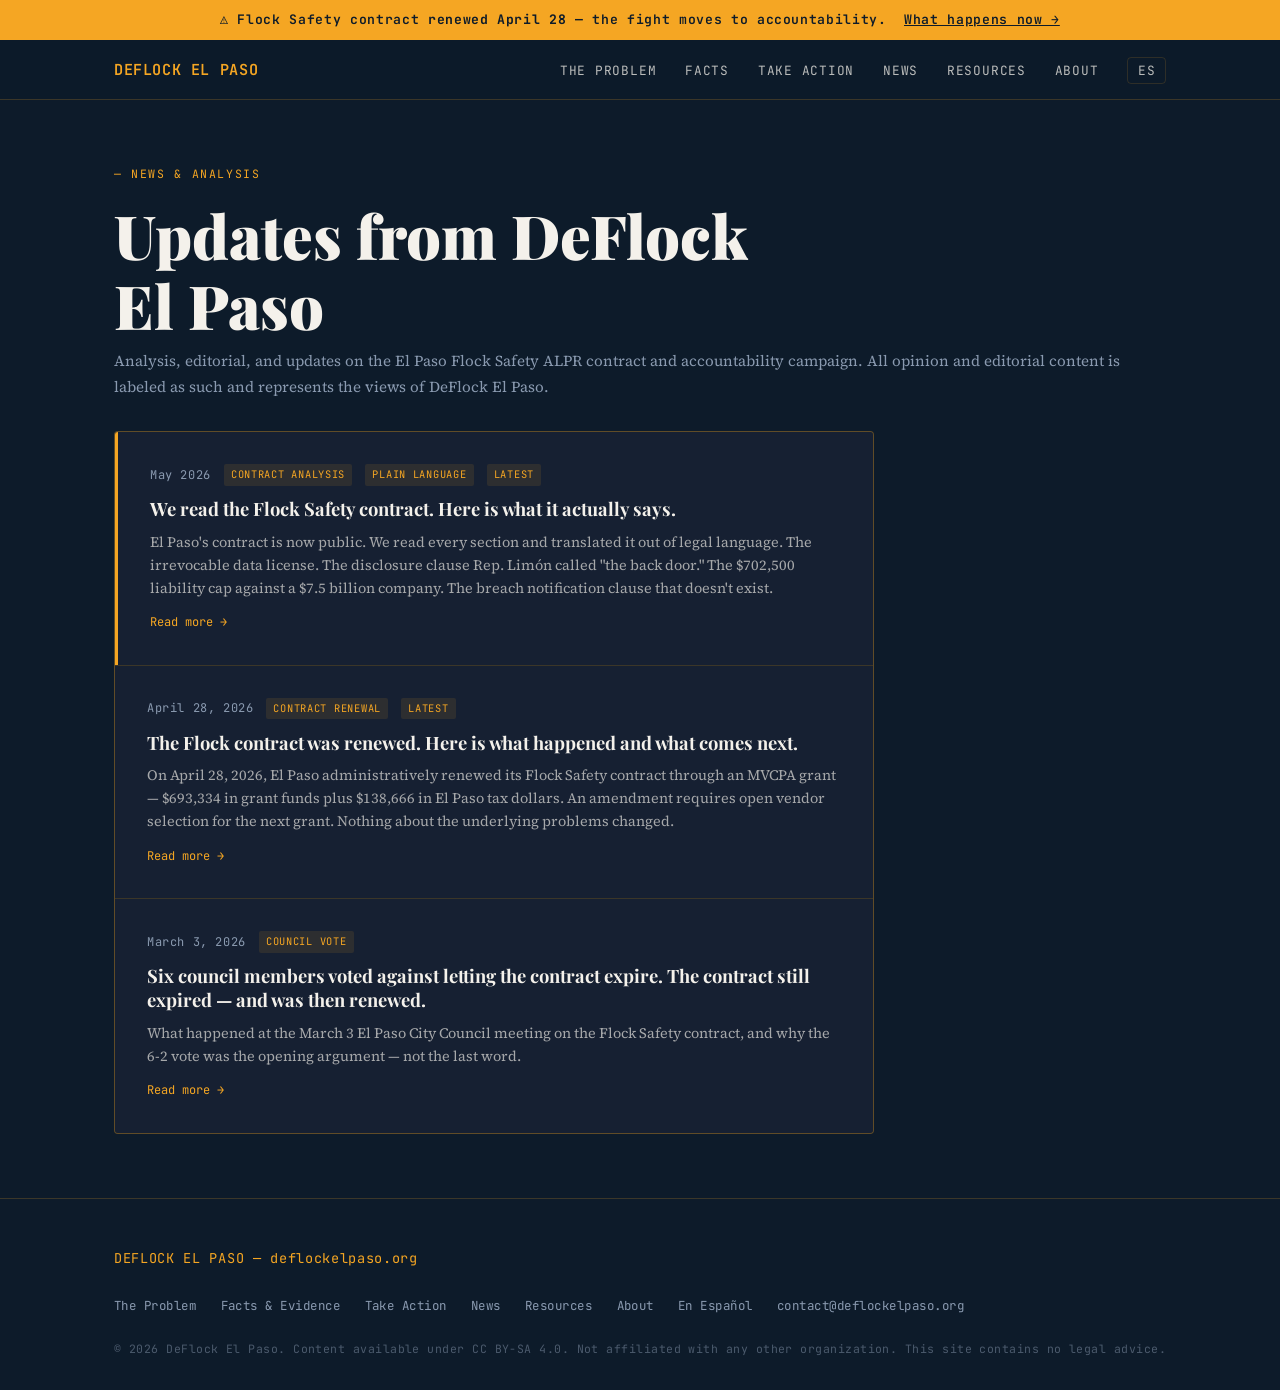
<file: blog/index.html>
<!DOCTYPE html>
<html lang="en">
<head>
  <meta charset="UTF-8">
  <meta name="viewport" content="width=device-width, initial-scale=1.0">
  <title>News — DeFlock El Paso</title>
  <meta name="description" content="News, analysis, and updates from DeFlock El Paso — tracking the Flock Safety ALPR contract and accountability campaign.">
  <link rel="canonical" href="https://deflockelpaso.org/blog/index.html">
  <link rel="stylesheet" href="../style.css">
  <style>
    .post-list {
      display: flex;
      flex-direction: column;
      gap: 1px;
      background: var(--border);
      border: 1px solid var(--border);
      border-radius: var(--radius);
      overflow: hidden;
      margin: 2rem 0;
      max-width: 760px;
    }
    .post-item {
      background: var(--navy2);
      padding: 2rem 2rem;
      text-decoration: none;
      display: block;
      transition: background 0.15s;
    }
    .post-item:hover { background: rgba(245,166,35,0.05); }
    .post-item .pi-meta {
      display: flex;
      gap: 0.8rem;
      align-items: center;
      flex-wrap: wrap;
      margin-bottom: 0.7rem;
    }
    .post-item .pi-date {
      font-family: var(--font-mono);
      font-size: 0.75rem;
      color: var(--gray);
      letter-spacing: 0.05em;
    }
    .post-item .pi-tag {
      font-family: var(--font-mono);
      font-size: 0.65rem;
      letter-spacing: 0.07em;
      text-transform: uppercase;
      padding: 0.12rem 0.45rem;
      border-radius: 2px;
      background: rgba(245,166,35,0.1);
      color: var(--amber);
    }
    .post-item h2 {
      font-size: 1.15rem;
      margin: 0 0 0.6rem;
      color: var(--white);
      line-height: 1.3;
    }
    .post-item p {
      font-size: 0.9rem;
      color: rgba(244,241,235,0.65);
      margin: 0;
      line-height: 1.6;
    }
    .post-item .pi-read {
      font-family: var(--font-mono);
      font-size: 0.75rem;
      color: var(--amber);
      margin-top: 0.8rem;
      display: block;
    }
    .post-item.featured {
      border-left: 3px solid var(--amber);
    }
  </style>
</head>
<body>

<div class="urgency-bar">
  ⚠ Flock Safety contract <strong>renewed April 28</strong> — the fight moves to accountability. &nbsp;<a href="../action.html">What happens now →</a>
</div>

<nav>
  <div class="nav-inner">
    <a class="nav-logo" href="../index.html">DEFLOCK EL PASO</a>
    <button class="nav-toggle" aria-label="Toggle menu" onclick="this.classList.toggle('open'); document.getElementById('nav-links').classList.toggle('open')">
      <span></span><span></span><span></span>
    </button>
    <ul class="nav-links" id="nav-links">
      <li><a href="../problem.html">The Problem</a></li>
      <li><a href="../facts.html">Facts</a></li>
      <li><a href="../action.html">Take Action</a></li>
      <li><a href="../blog/index.html">News</a></li>
      <li><a href="../resources.html">Resources</a></li>
      <li><a href="../about.html">About</a></li>
      <li><a class="nav-lang" href="../es.html">ES</a></li>
    </ul>
  </div>
</nav>

<section style="padding: 4rem 0 2rem;">
  <div class="container">
    <div class="section-label">News &amp; Analysis</div>
    <h1 style="margin-bottom: 0.5rem; max-width: 640px;">Updates from DeFlock El Paso</h1>
    <p style="color: var(--gray); font-size: 0.95rem; margin-bottom: 2rem;">Analysis, editorial, and updates on the El Paso Flock Safety ALPR contract and accountability campaign. All opinion and editorial content is labeled as such and represents the views of DeFlock El Paso.</p>

    <div class="post-list">

      <a class="post-item featured" href="what-the-contract-says.html">
        <div class="pi-meta">
          <span class="pi-date">May 2026</span>
          <span class="pi-tag">Contract Analysis</span>
          <span class="pi-tag">Plain Language</span>
          <span class="pi-tag">Latest</span>
        </div>
        <h2>We read the Flock Safety contract. Here is what it actually says.</h2>
        <p>El Paso's contract is now public. We read every section and translated it out of legal language. The irrevocable data license. The disclosure clause Rep. Limón called "the back door." The $702,500 liability cap against a $7.5 billion company. The breach notification clause that doesn't exist.</p>
        <span class="pi-read">Read more →</span>
      </a>

      <a class="post-item" href="april-28-renewal.html">
        <div class="pi-meta">
          <span class="pi-date">April 28, 2026</span>
          <span class="pi-tag">Contract Renewal</span>
          <span class="pi-tag">Latest</span>
        </div>
        <h2>The Flock contract was renewed. Here is what happened and what comes next.</h2>
        <p>On April 28, 2026, El Paso administratively renewed its Flock Safety contract through an MVCPA grant — $693,334 in grant funds plus $138,666 in El Paso tax dollars. An amendment requires open vendor selection for the next grant. Nothing about the underlying problems changed.</p>
        <span class="pi-read">Read more →</span>
      </a>

      <a class="post-item" href="march-3-council-vote.html">
        <div class="pi-meta">
          <span class="pi-date">March 3, 2026</span>
          <span class="pi-tag">Council Vote</span>
        </div>
        <h2>Six council members voted against letting the contract expire. The contract still expired — and was then renewed.</h2>
        <p>What happened at the March 3 El Paso City Council meeting on the Flock Safety contract, and why the 6-2 vote was the opening argument — not the last word.</p>
        <span class="pi-read">Read more →</span>
      </a>

    </div>
  </div>
</section>

<footer>
  <div class="footer-inner">
    <div class="footer-logo">DEFLOCK EL PASO — deflockelpaso.org</div>
    <ul class="footer-links">
      <li><a href="../problem.html">The Problem</a></li>
      <li><a href="../facts.html">Facts &amp; Evidence</a></li>
      <li><a href="../action.html">Take Action</a></li>
      <li><a href="../blog/index.html">News</a></li>
      <li><a href="../resources.html">Resources</a></li>
      <li><a href="../about.html">About</a></li>
      <li><a href="../es.html">En Español</a></li>
      <li><a href="mailto:contact@deflockelpaso.org">contact@deflockelpaso.org</a></li>
    </ul>
    <div class="footer-copy">© 2026 DeFlock El Paso. Content available under CC BY-SA 4.0. Not affiliated with any other organization. This site contains no legal advice.</div>
  </div>
</footer>

<script>
var toggle = document.querySelector('.nav-toggle');
if (toggle) {
  toggle.addEventListener('click', function() {
    this.classList.toggle('open');
    document.getElementById('nav-links').classList.toggle('open');
  });
}
</script>

</body>
</html>
</file>
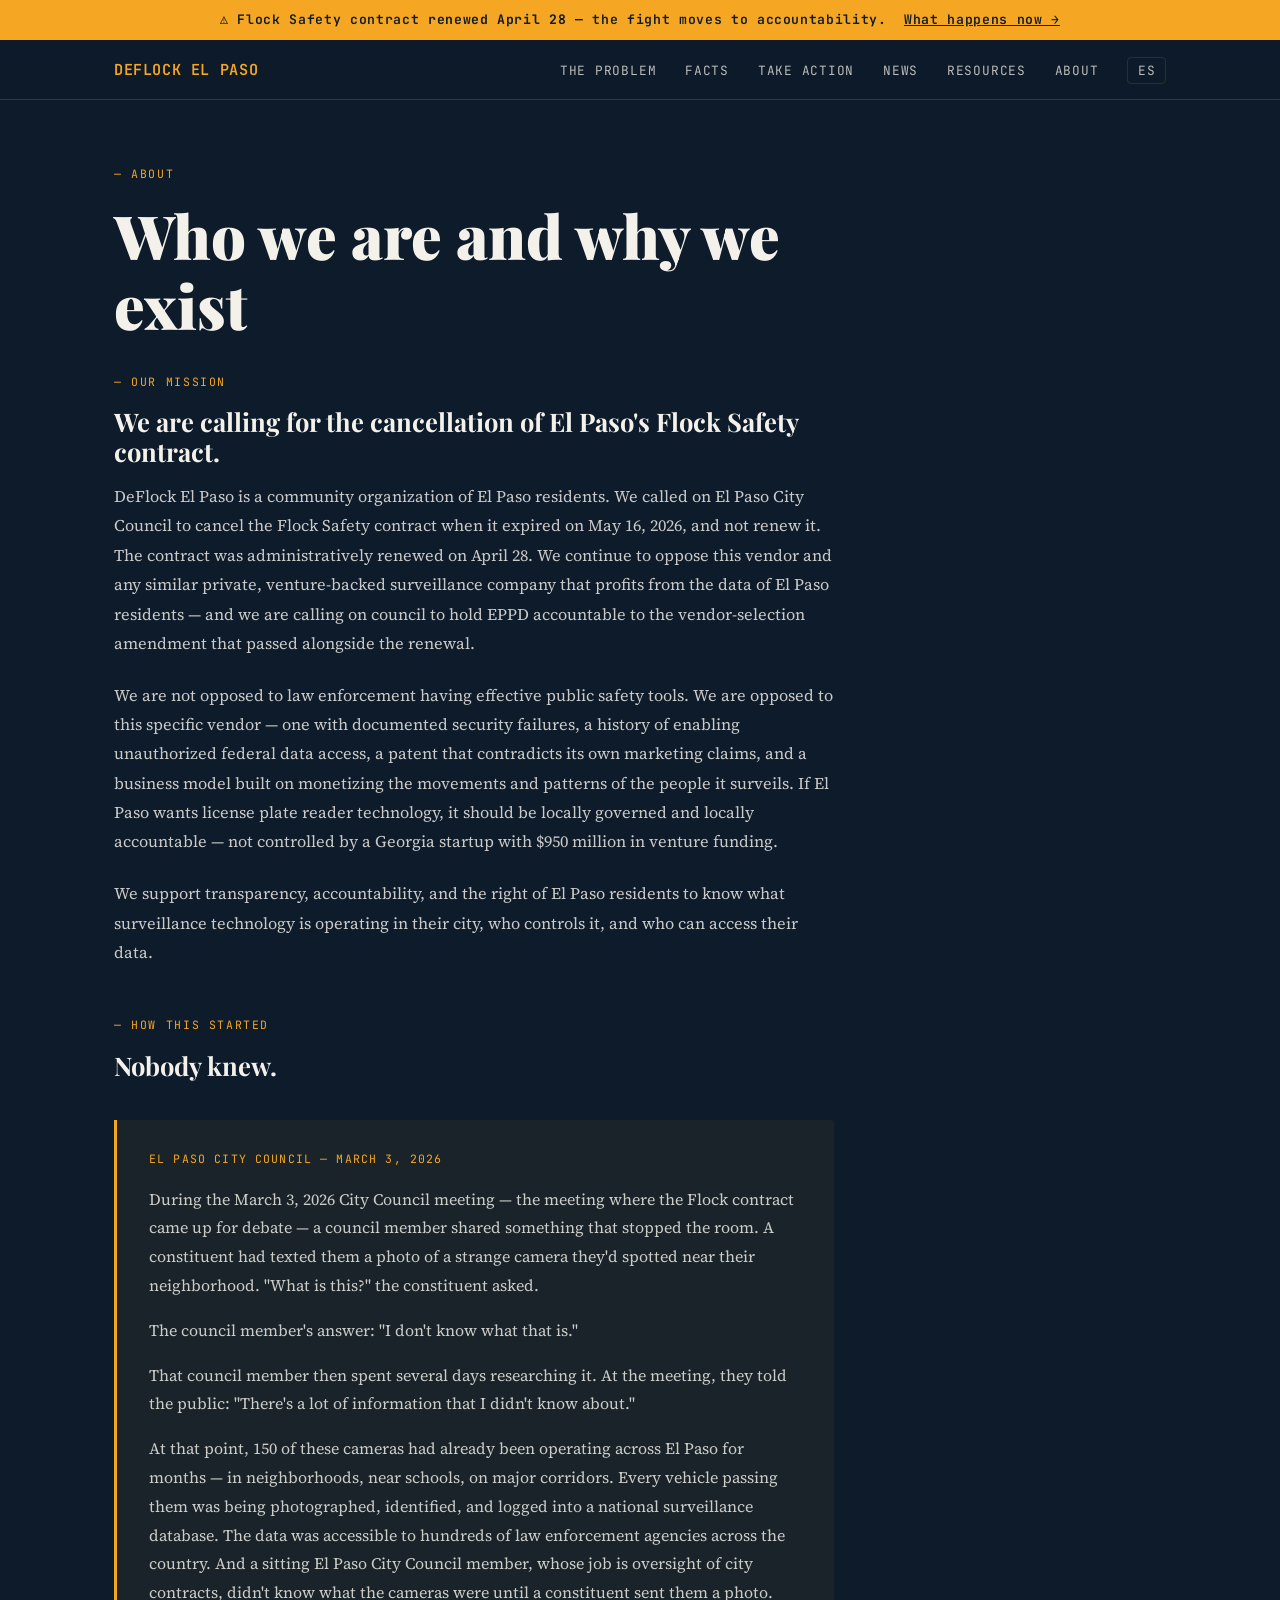
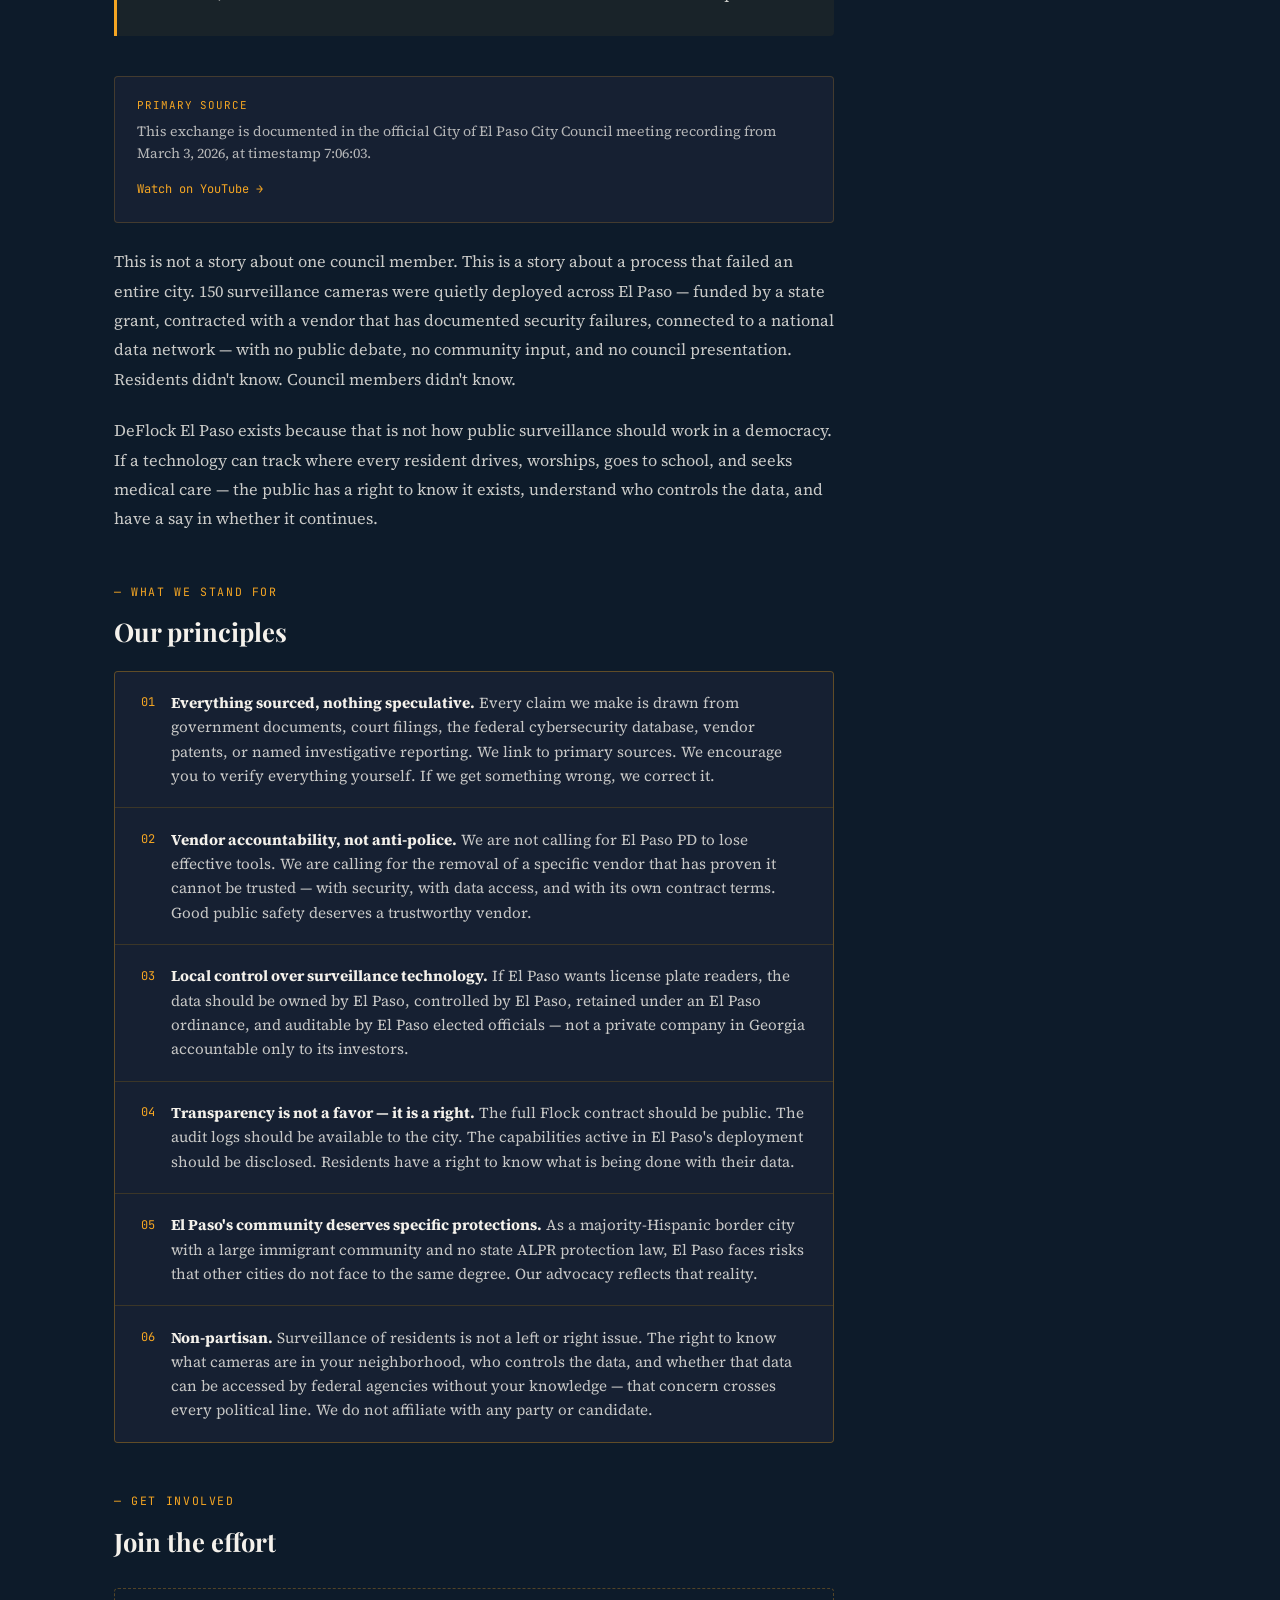
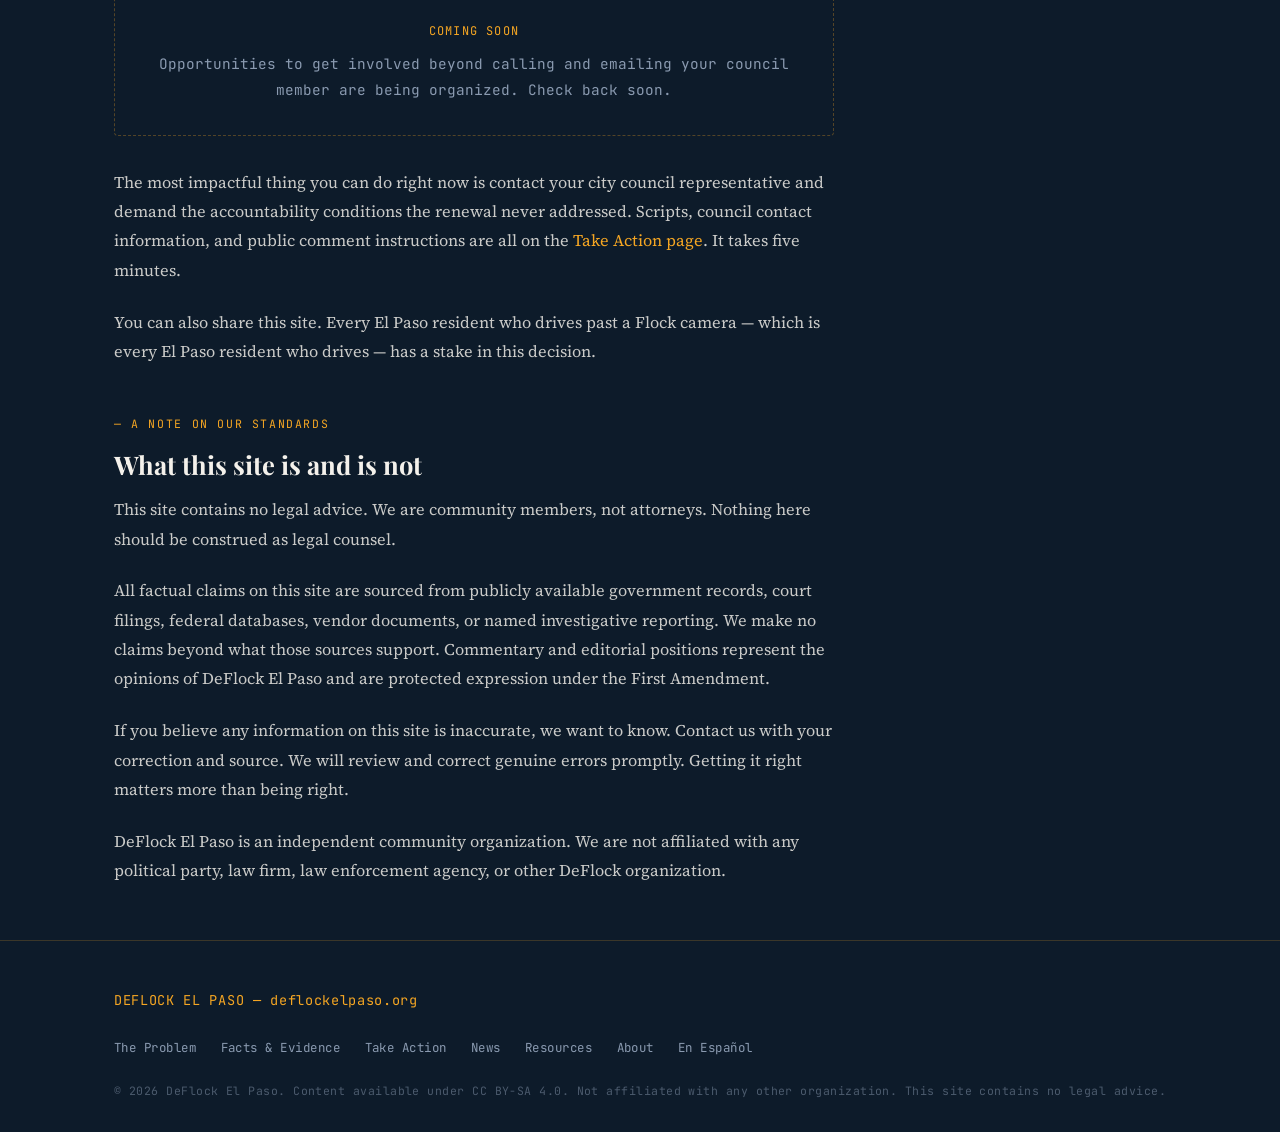
<file: about.html>
<!DOCTYPE html>
<html lang="en">
<head>
  <meta charset="UTF-8">
  <meta name="viewport" content="width=device-width, initial-scale=1.0">
  <title>About — DeFlock El Paso</title>
  <meta name="description" content="DeFlock El Paso is a community organization calling for the cancellation of the City's Flock Safety contract. Here is who we are, why we exist, and what we stand for.">
  <link rel="canonical" href="https://deflockelpaso.org/about.html">
  <link rel="stylesheet" href="style.css">
  <style>
    .about-body {
      max-width: 720px;
    }
    .about-body p {
      font-size: 1.02rem;
      line-height: 1.8;
      color: rgba(244,241,235,0.82);
      margin-bottom: 1.4rem;
    }
    .about-body h2 {
      margin: 3rem 0 1rem;
      font-size: 1.6rem;
    }
    .about-body h3 {
      margin: 2rem 0 0.6rem;
      font-size: 1.15rem;
    }
    .about-body a { color: var(--amber); }
    .founding-block {
      border-left: 3px solid var(--amber);
      padding: 1.8rem 2rem;
      background: rgba(245,166,35,0.05);
      border-radius: 0 var(--radius) var(--radius) 0;
      margin: 2.5rem 0;
    }
    .founding-block p {
      font-size: 1rem;
      color: rgba(244,241,235,0.82);
      line-height: 1.8;
      margin-bottom: 1rem;
    }
    .founding-block p:last-child { margin-bottom: 0; }
    .founding-block .founding-label {
      font-family: var(--font-mono);
      font-size: 0.72rem;
      letter-spacing: 0.1em;
      text-transform: uppercase;
      color: var(--amber);
      margin-bottom: 1rem;
    }
    .principles-list {
      list-style: none;
      display: flex;
      flex-direction: column;
      gap: 1px;
      background: var(--border);
      border: 1px solid var(--border);
      border-radius: var(--radius);
      overflow: hidden;
      margin: 1.5rem 0;
    }
    .principles-list li {
      background: var(--navy2);
      padding: 1.2rem 1.6rem;
      font-size: 0.95rem;
      color: rgba(244,241,235,0.8);
      line-height: 1.6;
      display: flex;
      gap: 1rem;
      align-items: flex-start;
    }
    .principle-marker {
      font-family: var(--font-mono);
      font-size: 0.75rem;
      color: var(--amber);
      flex-shrink: 0;
      margin-top: 0.15rem;
    }
    .tba-box {
      border: 1px dashed rgba(245,166,35,0.3);
      border-radius: var(--radius);
      padding: 2rem;
      text-align: center;
      margin: 2rem 0;
    }
    .tba-box .tba-label {
      font-family: var(--font-mono);
      font-size: 0.75rem;
      letter-spacing: 0.1em;
      text-transform: uppercase;
      color: var(--amber);
      margin-bottom: 0.6rem;
    }
    .tba-box p {
      font-size: 0.9rem;
      color: var(--gray);
      margin: 0;
      font-family: var(--font-mono);
    }
    .video-ref {
      background: var(--navy2);
      border: 1px solid var(--border);
      border-radius: var(--radius);
      padding: 1.2rem 1.4rem;
      margin: 1.5rem 0;
      display: flex;
      gap: 1rem;
      align-items: flex-start;
    }
    .video-ref .ref-label {
      font-family: var(--font-mono);
      font-size: 0.68rem;
      letter-spacing: 0.08em;
      text-transform: uppercase;
      color: var(--amber);
      margin-bottom: 0.4rem;
    }
    .video-ref p {
      font-size: 0.88rem;
      color: rgba(244,241,235,0.72);
      margin: 0 0 0.5rem;
      line-height: 1.55;
    }
    .video-ref a {
      font-family: var(--font-mono);
      font-size: 0.75rem;
      color: var(--amber);
    }
  </style>
</head>
<body>

<div class="urgency-bar">
  ⚠ Flock Safety contract <strong>renewed April 28</strong> — the fight moves to accountability. &nbsp;<a href="action.html">What happens now →</a>
</div>

<nav>
  <div class="nav-inner">
    <a class="nav-logo" href="index.html">DEFLOCK EL PASO</a>
    <button class="nav-toggle" aria-label="Toggle menu" onclick="this.classList.toggle('open'); document.getElementById('nav-links').classList.toggle('open')">
      <span></span><span></span><span></span>
    </button>
    <ul class="nav-links" id="nav-links">
      <li><a href="problem.html">The Problem</a></li>
      <li><a href="facts.html">Facts</a></li>
      <li><a href="action.html">Take Action</a></li>
      <li><a href="blog/index.html">News</a></li>
      <li><a href="resources.html">Resources</a></li>
      <li><a href="about.html">About</a></li>
      <li><a class="nav-lang" href="es.html">ES</a></li>
    </ul>
  </div>
</nav>

<section style="padding: 4rem 0 2rem;">
  <div class="container">
    <div class="section-label">About</div>
    <h1 style="margin-bottom: 2rem; max-width: 700px;">Who we are and why we exist</h1>

    <div class="about-body">

      <!-- Mission -->
      <div class="section-label">Our Mission</div>
      <h2 style="margin-top: 0.5rem;">We are calling for the cancellation of El Paso's Flock Safety contract.</h2>

      <p>DeFlock El Paso is a community organization of El Paso residents. We called on El Paso City Council to cancel the Flock Safety contract when it expired on May 16, 2026, and not renew it. The contract was administratively renewed on April 28. We continue to oppose this vendor and any similar private, venture-backed surveillance company that profits from the data of El Paso residents — and we are calling on council to hold EPPD accountable to the vendor-selection amendment that passed alongside the renewal.</p>

      <p>We are not opposed to law enforcement having effective public safety tools. We are opposed to this specific vendor — one with documented security failures, a history of enabling unauthorized federal data access, a patent that contradicts its own marketing claims, and a business model built on monetizing the movements and patterns of the people it surveils. If El Paso wants license plate reader technology, it should be locally governed and locally accountable — not controlled by a Georgia startup with $950 million in venture funding.</p>

      <p>We support transparency, accountability, and the right of El Paso residents to know what surveillance technology is operating in their city, who controls it, and who can access their data.</p>

      <!-- Founding Story -->
      <div class="section-label" style="margin-top: 3rem;">How This Started</div>
      <h2 style="margin-top: 0.5rem;">Nobody knew.</h2>

      <div class="founding-block">
        <div class="founding-label">El Paso City Council — March 3, 2026</div>
        <p>During the March 3, 2026 City Council meeting — the meeting where the Flock contract came up for debate — a council member shared something that stopped the room. A constituent had texted them a photo of a strange camera they'd spotted near their neighborhood. "What is this?" the constituent asked.</p>
        <p>The council member's answer: "I don't know what that is."</p>
        <p>That council member then spent several days researching it. At the meeting, they told the public: "There's a lot of information that I didn't know about."</p>
        <p>At that point, 150 of these cameras had already been operating across El Paso for months — in neighborhoods, near schools, on major corridors. Every vehicle passing them was being photographed, identified, and logged into a national surveillance database. The data was accessible to hundreds of law enforcement agencies across the country. And a sitting El Paso City Council member, whose job is oversight of city contracts, didn't know what the cameras were until a constituent sent them a photo.</p>
      </div>

      <div class="video-ref">
        <div>
          <div class="ref-label">Primary Source</div>
          <p>This exchange is documented in the official City of El Paso City Council meeting recording from March 3, 2026, at timestamp 7:06:03.</p>
          <a href="https://www.youtube.com/watch?v=uITN5QMVI0E&t=25563s" target="_blank" rel="noopener">Watch on YouTube →</a>
        </div>
      </div>

      <p>This is not a story about one council member. This is a story about a process that failed an entire city. 150 surveillance cameras were quietly deployed across El Paso — funded by a state grant, contracted with a vendor that has documented security failures, connected to a national data network — with no public debate, no community input, and no council presentation. Residents didn't know. Council members didn't know.</p>

      <p>DeFlock El Paso exists because that is not how public surveillance should work in a democracy. If a technology can track where every resident drives, worships, goes to school, and seeks medical care — the public has a right to know it exists, understand who controls the data, and have a say in whether it continues.</p>

      <!-- What We Stand For -->
      <div class="section-label" style="margin-top: 3rem;">What We Stand For</div>
      <h2 style="margin-top: 0.5rem;">Our principles</h2>

      <ul class="principles-list">
        <li>
          <span class="principle-marker">01</span>
          <span><strong style="color: var(--white);">Everything sourced, nothing speculative.</strong> Every claim we make is drawn from government documents, court filings, the federal cybersecurity database, vendor patents, or named investigative reporting. We link to primary sources. We encourage you to verify everything yourself. If we get something wrong, we correct it.</span>
        </li>
        <li>
          <span class="principle-marker">02</span>
          <span><strong style="color: var(--white);">Vendor accountability, not anti-police.</strong> We are not calling for El Paso PD to lose effective tools. We are calling for the removal of a specific vendor that has proven it cannot be trusted — with security, with data access, and with its own contract terms. Good public safety deserves a trustworthy vendor.</span>
        </li>
        <li>
          <span class="principle-marker">03</span>
          <span><strong style="color: var(--white);">Local control over surveillance technology.</strong> If El Paso wants license plate readers, the data should be owned by El Paso, controlled by El Paso, retained under an El Paso ordinance, and auditable by El Paso elected officials — not a private company in Georgia accountable only to its investors.</span>
        </li>
        <li>
          <span class="principle-marker">04</span>
          <span><strong style="color: var(--white);">Transparency is not a favor — it is a right.</strong> The full Flock contract should be public. The audit logs should be available to the city. The capabilities active in El Paso's deployment should be disclosed. Residents have a right to know what is being done with their data.</span>
        </li>
        <li>
          <span class="principle-marker">05</span>
          <span><strong style="color: var(--white);">El Paso's community deserves specific protections.</strong> As a majority-Hispanic border city with a large immigrant community and no state ALPR protection law, El Paso faces risks that other cities do not face to the same degree. Our advocacy reflects that reality.</span>
        </li>
        <li>
          <span class="principle-marker">06</span>
          <span><strong style="color: var(--white);">Non-partisan.</strong> Surveillance of residents is not a left or right issue. The right to know what cameras are in your neighborhood, who controls the data, and whether that data can be accessed by federal agencies without your knowledge — that concern crosses every political line. We do not affiliate with any party or candidate.</span>
        </li>
      </ul>

      <!-- Get Involved -->
      <div class="section-label" style="margin-top: 3rem;">Get Involved</div>
      <h2 style="margin-top: 0.5rem;">Join the effort</h2>

      <div class="tba-box">
        <div class="tba-label">Coming Soon</div>
        <p>Opportunities to get involved beyond calling and emailing your council member are being organized. Check back soon.</p>
      </div>

      <p>The most impactful thing you can do right now is contact your city council representative and demand the accountability conditions the renewal never addressed. Scripts, council contact information, and public comment instructions are all on the <a href="action.html">Take Action page</a>. It takes five minutes.</p>

      <p>You can also share this site. Every El Paso resident who drives past a Flock camera — which is every El Paso resident who drives — has a stake in this decision.</p>

      <!-- Disclaimer -->
      <div class="section-label" style="margin-top: 3rem;">A Note on Our Standards</div>
      <h2 style="margin-top: 0.5rem;">What this site is and is not</h2>

      <p>This site contains no legal advice. We are community members, not attorneys. Nothing here should be construed as legal counsel.</p>

      <p>All factual claims on this site are sourced from publicly available government records, court filings, federal databases, vendor documents, or named investigative reporting. We make no claims beyond what those sources support. Commentary and editorial positions represent the opinions of DeFlock El Paso and are protected expression under the First Amendment.</p>

      <p>If you believe any information on this site is inaccurate, we want to know. Contact us with your correction and source. We will review and correct genuine errors promptly. Getting it right matters more than being right.</p>

      <p>DeFlock El Paso is an independent community organization. We are not affiliated with any political party, law firm, law enforcement agency, or other DeFlock organization.</p>

    </div>
  </div>
</section>

<footer>
  <div class="footer-inner">
    <div class="footer-logo">DEFLOCK EL PASO — deflockelpaso.org</div>
    <ul class="footer-links">
      <li><a href="problem.html">The Problem</a></li>
      <li><a href="facts.html">Facts &amp; Evidence</a></li>
      <li><a href="action.html">Take Action</a></li>
      <li><a href="blog/index.html">News</a></li>
      <li><a href="resources.html">Resources</a></li>
      <li><a href="about.html">About</a></li>
      <li><a href="es.html">En Español</a></li>
    </ul>
    <div class="footer-copy">© 2026 DeFlock El Paso. Content available under CC BY-SA 4.0. Not affiliated with any other organization. This site contains no legal advice.</div>
  </div>
</footer>

<script>
var toggle = document.querySelector('.nav-toggle');
if (toggle) {
  toggle.addEventListener('click', function() {
    this.classList.toggle('open');
    document.getElementById('nav-links').classList.toggle('open');
  });
}
</script>

</body>
</html>
</file>
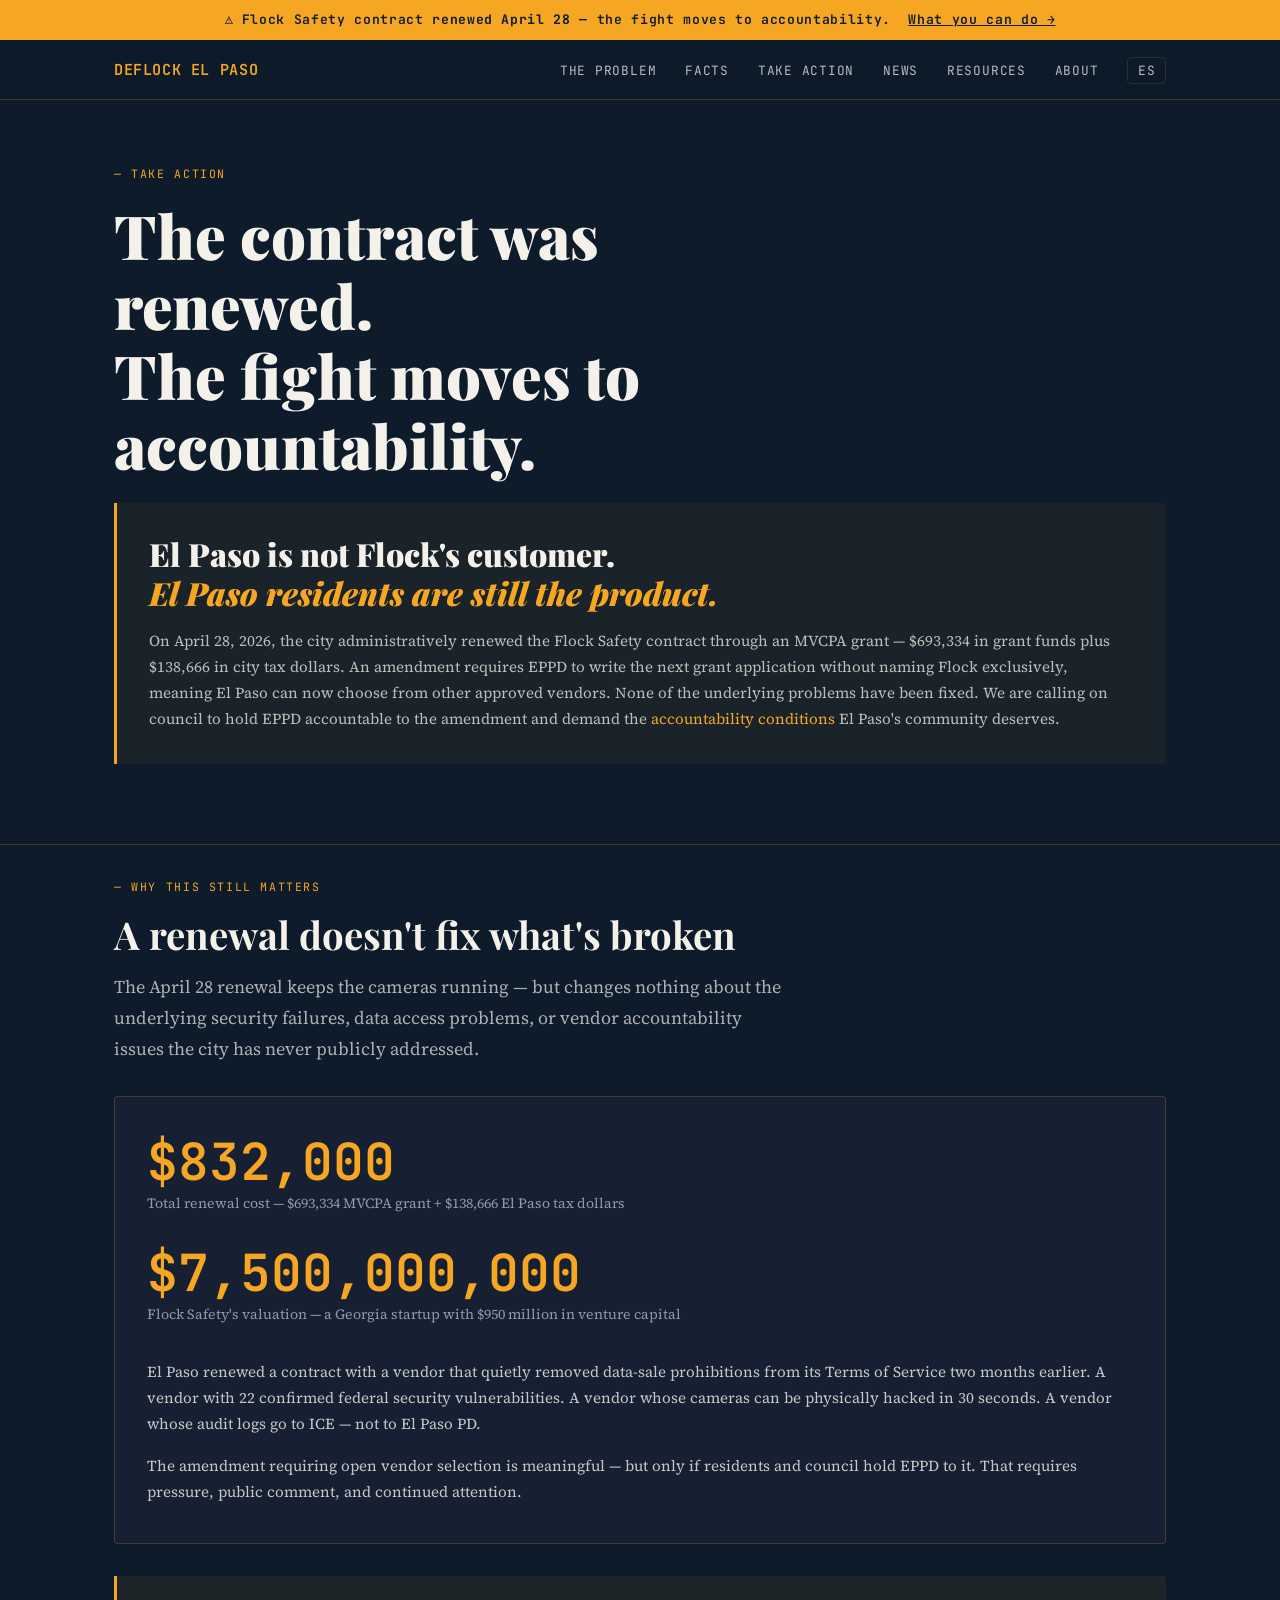
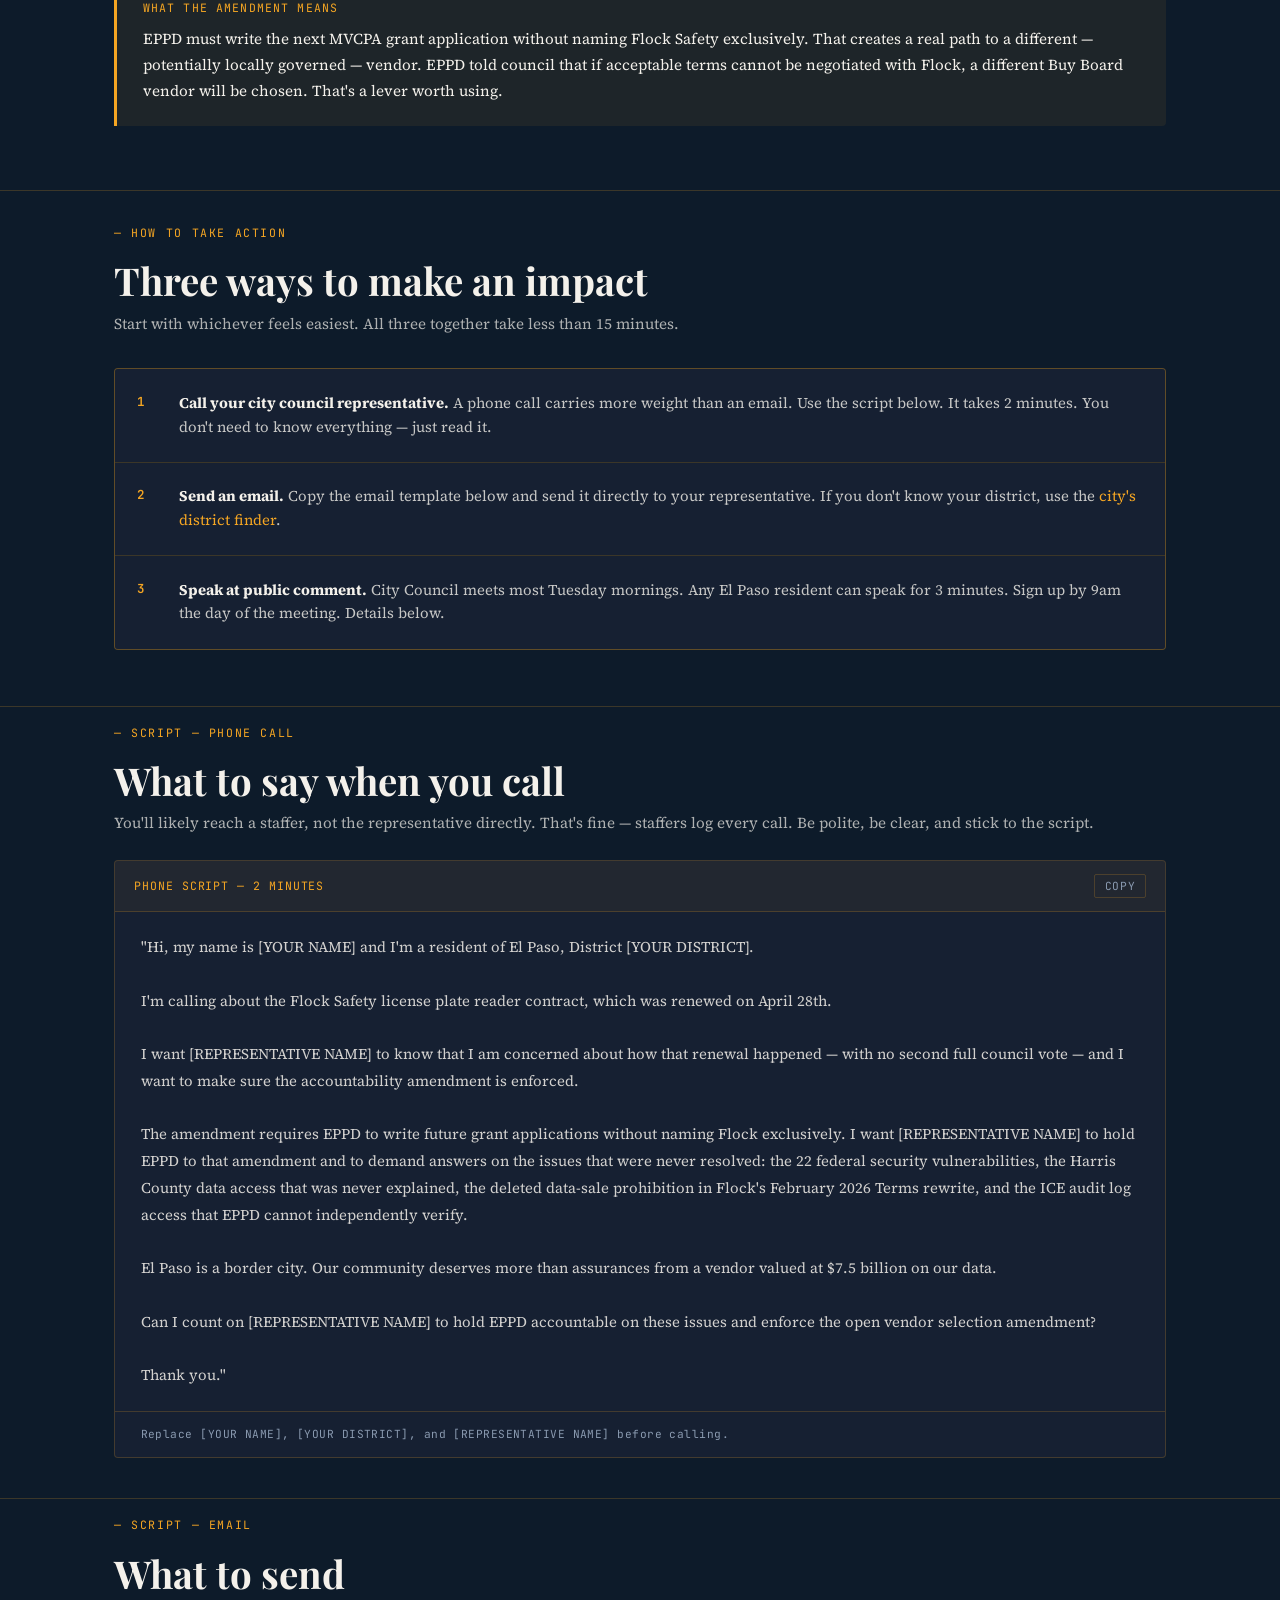
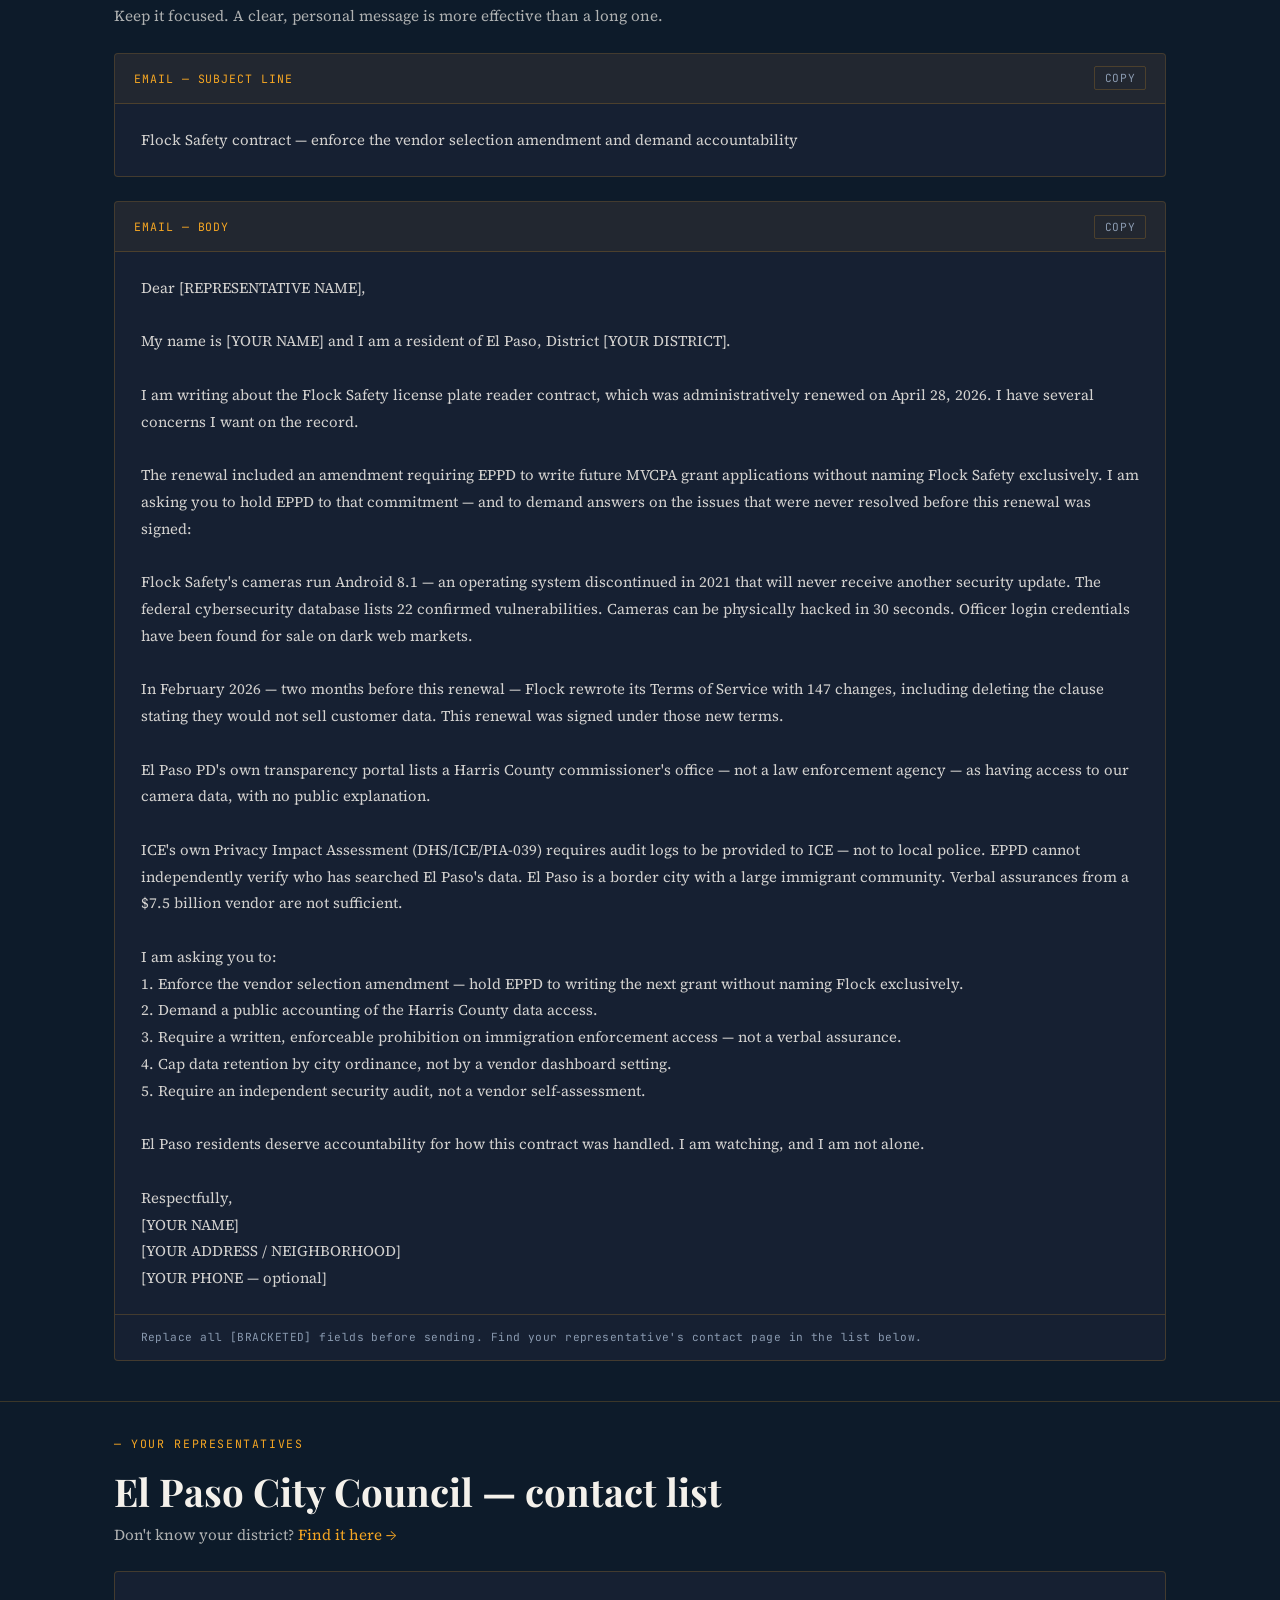
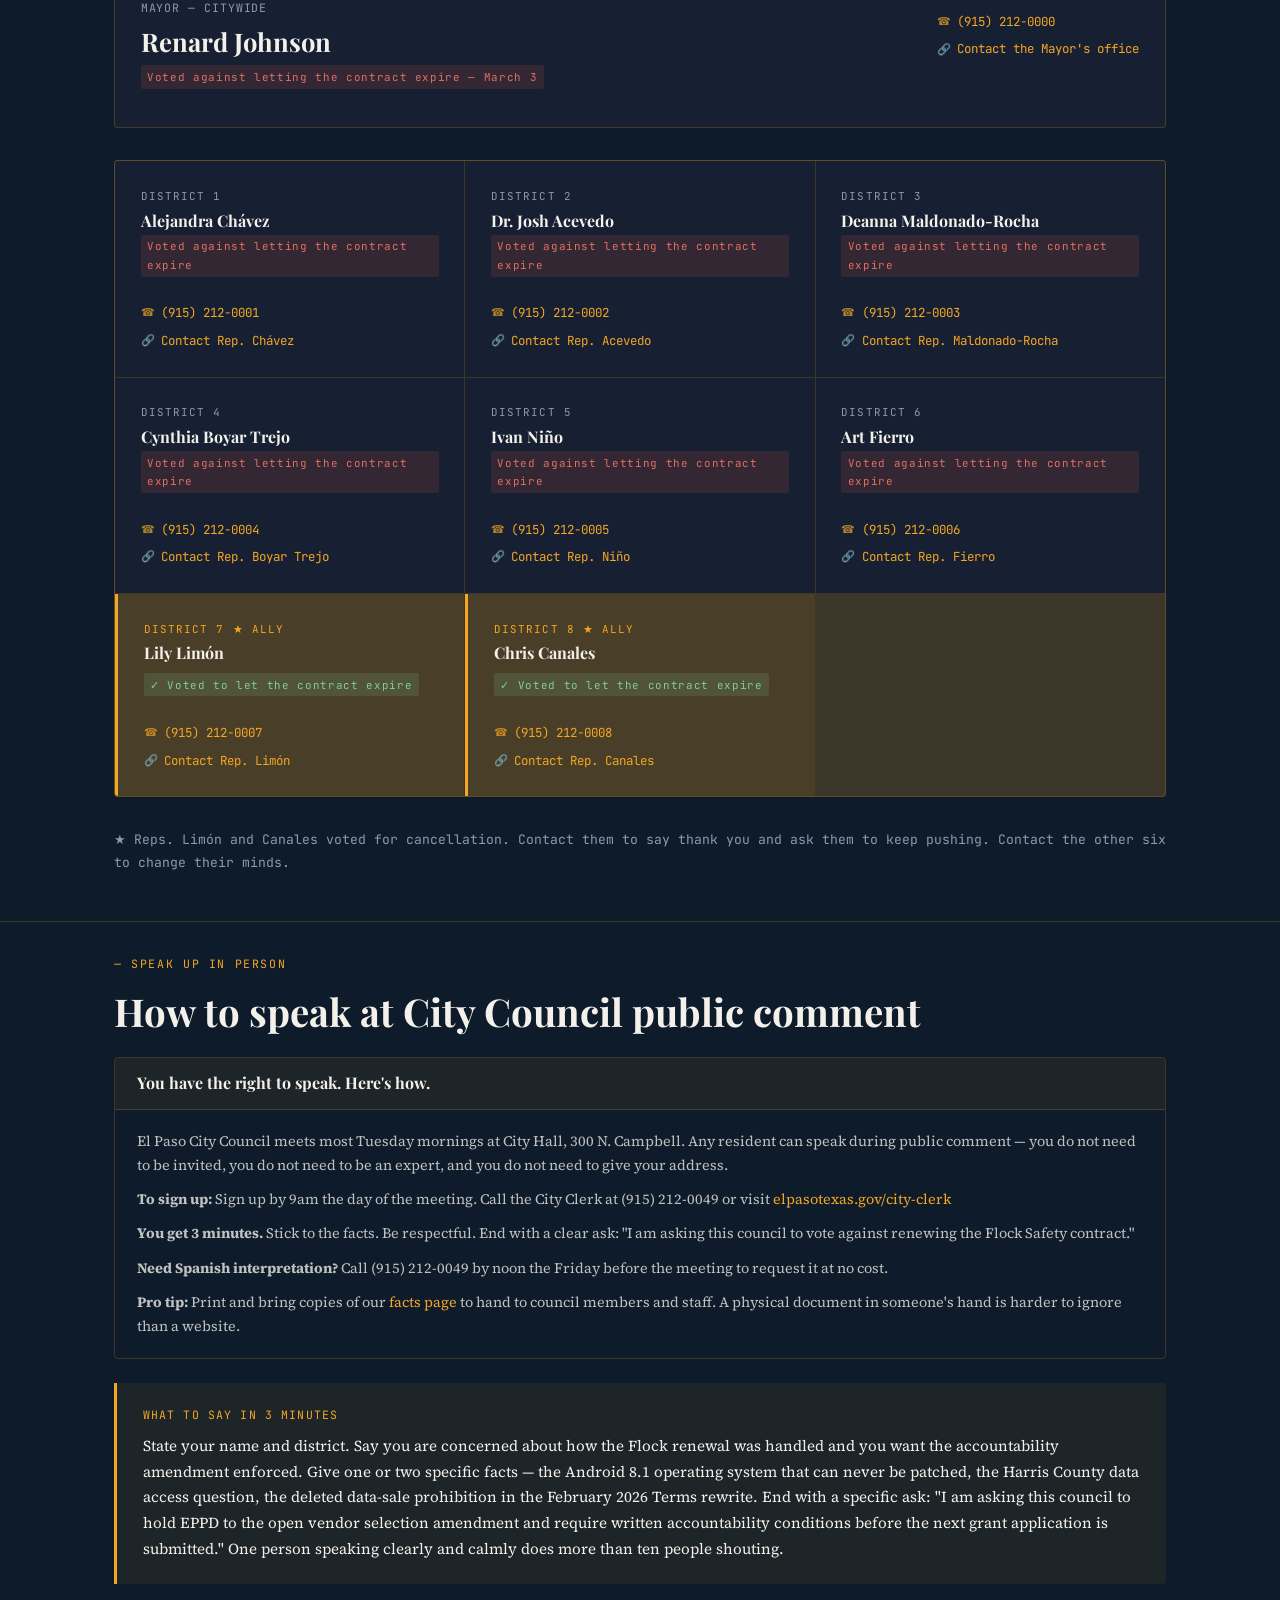
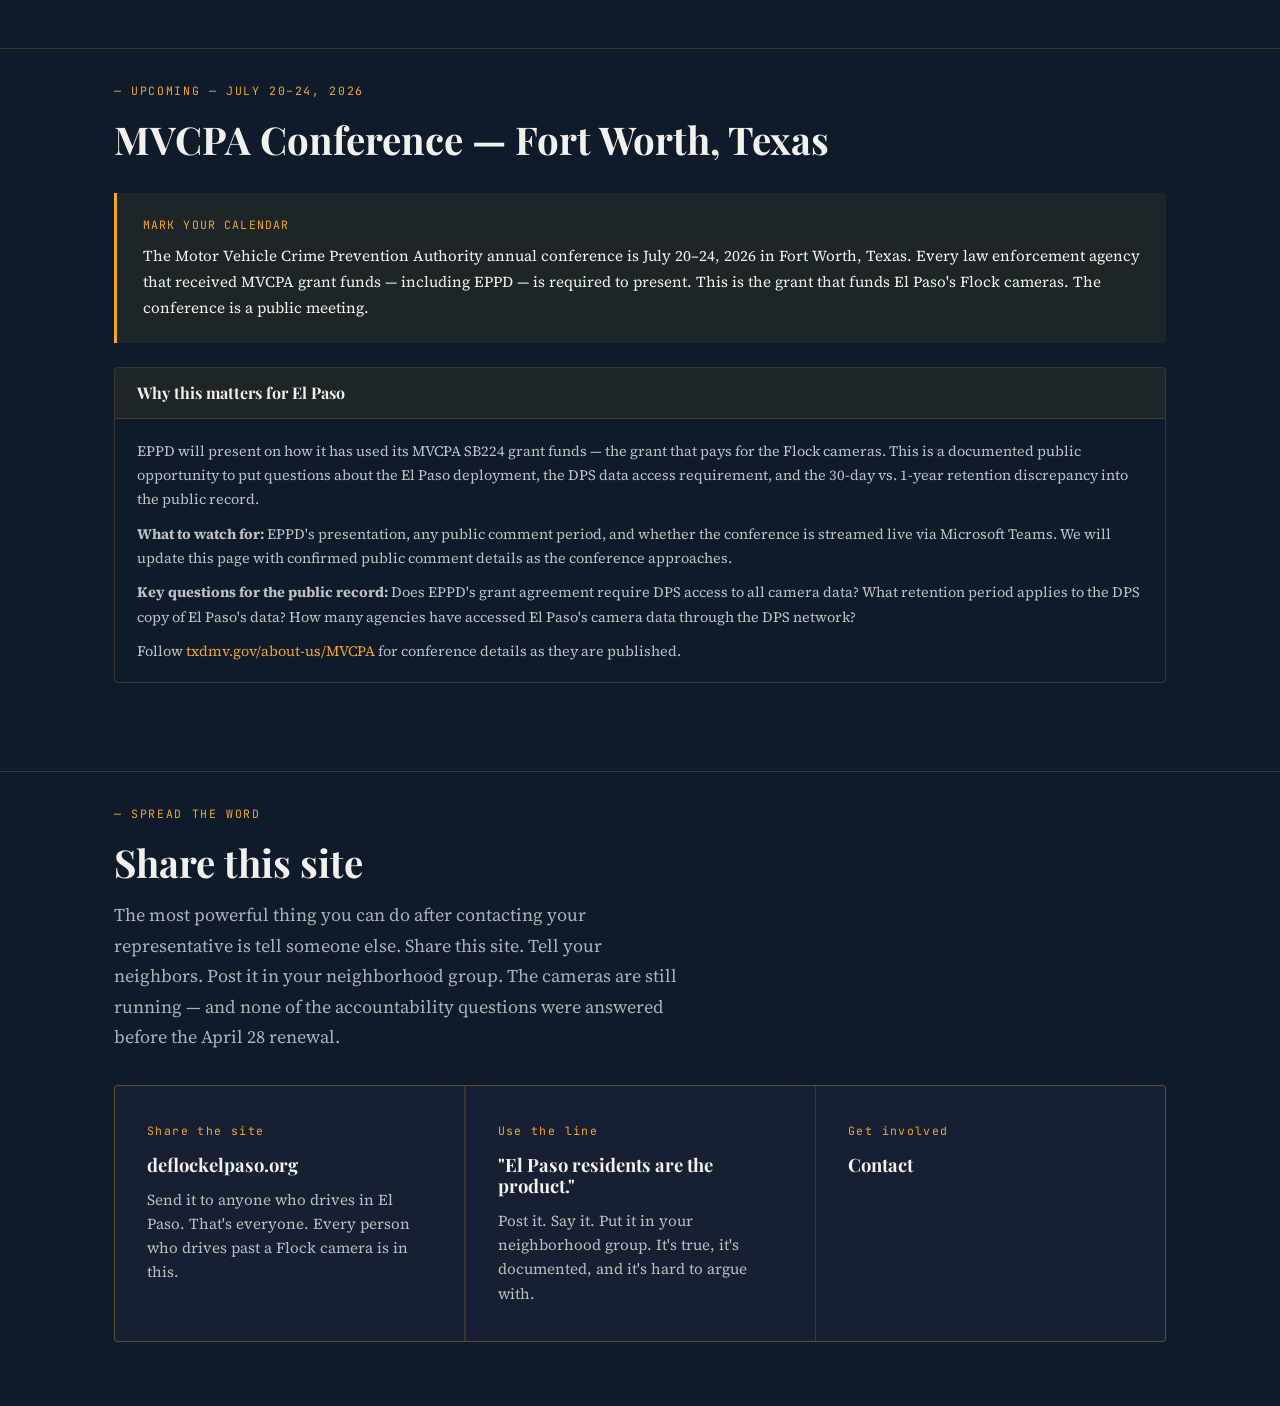
<file: action.html>
<!DOCTYPE html>
<html lang="en">
<head>
  <meta charset="UTF-8">
  <meta name="viewport" content="width=device-width, initial-scale=1.0">
  <title>Take Action — DeFlock El Paso</title>
  <meta name="description" content="The Flock Safety contract was renewed April 28. Here is how to hold El Paso City Council accountable — updated scripts, council contacts, and what to demand now.">
  <link rel="canonical" href="https://deflockelpaso.org/action.html">
  <link rel="stylesheet" href="style.css">
  <style>
    .position-statement {
      border-left: 3px solid var(--amber);
      padding: 2rem;
      background: rgba(245,166,35,0.06);
      border-radius: 0 var(--radius) var(--radius) 0;
      margin-bottom: 3rem;
    }
    .position-statement .big-line {
      font-family: var(--font-display);
      font-size: clamp(1.4rem, 3vw, 2rem);
      font-weight: 900;
      color: var(--white);
      line-height: 1.2;
      margin-bottom: 1rem;
    }
    .position-statement .big-line em { color: var(--amber); font-style: italic; }
    .position-statement p { font-size: 0.95rem; color: rgba(244,241,235,0.75); margin: 0; line-height: 1.7; }

    .council-grid {
      display: grid;
      grid-template-columns: repeat(auto-fit, minmax(280px, 1fr));
      gap: 1px;
      background: var(--border);
      border: 1px solid var(--border);
      border-radius: var(--radius);
      overflow: hidden;
      margin: 2rem 0;
    }
    .council-card { background: var(--navy2); padding: 1.6rem; }
    .council-card.ally {
      background: rgba(245,166,35,0.07);
      border-left: 3px solid var(--amber);
    }
    .council-card .district-label {
      font-family: var(--font-mono);
      font-size: 0.68rem;
      letter-spacing: 0.1em;
      text-transform: uppercase;
      color: var(--gray);
      margin-bottom: 0.4rem;
    }
    .council-card.ally .district-label { color: var(--amber); }
    .council-card h3 { font-size: 1rem; margin-bottom: 0.3rem; }
    .vote-badge {
      font-family: var(--font-mono);
      font-size: 0.68rem;
      letter-spacing: 0.06em;
      padding: 0.15rem 0.4rem;
      border-radius: 2px;
      margin-bottom: 0.8rem;
      display: inline-block;
    }
    .vote-kept { background: rgba(217,79,61,0.15); color: #e07060; }
    .vote-ally { background: rgba(126,207,154,0.15); color: #7ecf9a; }
    .council-links { display: flex; flex-direction: column; gap: 0.4rem; margin-top: 0.8rem; }
    .council-links a {
      font-family: var(--font-mono);
      font-size: 0.78rem;
      color: var(--amber);
      text-decoration: none;
      display: flex;
      align-items: center;
      gap: 0.4rem;
    }
    .council-links a:hover { text-decoration: underline; }
    .council-links .icon { font-size: 0.7rem; opacity: 0.7; }

    .script-box {
      background: var(--navy2);
      border: 1px solid var(--border);
      border-radius: var(--radius);
      overflow: hidden;
      margin: 1.5rem 0;
    }
    .script-header {
      display: flex;
      justify-content: space-between;
      align-items: center;
      padding: 0.8rem 1.2rem;
      border-bottom: 1px solid var(--border);
      background: rgba(245,166,35,0.05);
    }
    .script-header span {
      font-family: var(--font-mono);
      font-size: 0.72rem;
      letter-spacing: 0.08em;
      text-transform: uppercase;
      color: var(--amber);
    }
    .copy-btn {
      font-family: var(--font-mono);
      font-size: 0.7rem;
      letter-spacing: 0.06em;
      text-transform: uppercase;
      background: transparent;
      border: 1px solid var(--border);
      color: var(--gray);
      padding: 0.25rem 0.6rem;
      border-radius: 2px;
      cursor: pointer;
      transition: border-color 0.2s, color 0.2s;
    }
    .copy-btn:hover { border-color: var(--amber); color: var(--amber); }
    .copy-btn.copied { border-color: #7ecf9a; color: #7ecf9a; }
    .script-body {
      padding: 1.4rem 1.6rem;
      font-size: 0.93rem;
      line-height: 1.8;
      color: rgba(244,241,235,0.85);
      white-space: pre-wrap;
    }
    .script-body strong { color: var(--white); }
    .script-note {
      padding: 0.8rem 1.6rem;
      border-top: 1px solid var(--border);
      font-family: var(--font-mono);
      font-size: 0.7rem;
      color: var(--gray);
      letter-spacing: 0.04em;
    }

    .steps-list {
      counter-reset: steps;
      list-style: none;
      display: flex;
      flex-direction: column;
      gap: 1px;
      background: var(--border);
      border: 1px solid var(--border);
      border-radius: var(--radius);
      overflow: hidden;
      margin: 1.5rem 0;
    }
    .steps-list li {
      background: var(--navy2);
      padding: 1.4rem 1.6rem 1.4rem 4rem;
      position: relative;
      font-size: 0.93rem;
      color: rgba(244,241,235,0.8);
      line-height: 1.6;
    }
    .steps-list li::before {
      counter-increment: steps;
      content: counter(steps);
      position: absolute;
      left: 1.4rem;
      top: 1.4rem;
      font-family: var(--font-mono);
      font-size: 0.78rem;
      font-weight: 600;
      color: var(--amber);
    }
    .steps-list li strong { color: var(--white); }

    .business-model {
      background: var(--navy2);
      border: 1px solid var(--border);
      border-radius: var(--radius);
      padding: 2.4rem 2rem;
      margin: 2rem 0;
    }
    .business-model .big-stat {
      font-family: var(--font-mono);
      font-size: clamp(2rem, 5vw, 3.2rem);
      font-weight: 600;
      color: var(--amber);
      line-height: 1;
      margin-bottom: 0.3rem;
    }
    .business-model .stat-explain {
      font-size: 0.88rem;
      color: var(--gray);
      margin-bottom: 2rem;
    }

    .public-comment-box {
      border: 1px solid var(--border);
      border-radius: var(--radius);
      overflow: hidden;
      margin: 1.5rem 0;
    }
    .public-comment-box .pcb-header {
      background: rgba(245,166,35,0.07);
      padding: 1rem 1.4rem;
      border-bottom: 1px solid var(--border);
    }
    .public-comment-box .pcb-header h3 { font-size: 1rem; margin: 0; }
    .public-comment-box .pcb-body {
      padding: 1.2rem 1.4rem;
      font-size: 0.9rem;
      color: rgba(244,241,235,0.78);
      line-height: 1.7;
    }
    .public-comment-box .pcb-body p { margin-bottom: 0.6rem; }
    .public-comment-box .pcb-body p:last-child { margin-bottom: 0; }

    .mayor-card {
      background: var(--navy2);
      border: 1px solid var(--border);
      border-radius: var(--radius);
      padding: 1.6rem;
      margin-bottom: 1.5rem;
      display: flex;
      justify-content: space-between;
      align-items: flex-start;
      flex-wrap: wrap;
      gap: 1rem;
    }
    .mayor-card h3 { margin-bottom: 0.2rem; }
    .mayor-card .role {
      font-family: var(--font-mono);
      font-size: 0.72rem;
      letter-spacing: 0.08em;
      text-transform: uppercase;
      color: var(--gray);
      margin-bottom: 0.6rem;
    }
  </style>
</head>
<body>

<div class="urgency-bar">
  ⚠ Flock Safety contract <strong>renewed April 28</strong> — the fight moves to accountability. &nbsp;<a href="#contact">What you can do →</a>
</div>

<nav>
  <div class="nav-inner">
    <a class="nav-logo" href="index.html">DEFLOCK EL PASO</a>
    <button class="nav-toggle" aria-label="Toggle menu" onclick="this.classList.toggle('open'); document.getElementById('nav-links').classList.toggle('open')">
      <span></span><span></span><span></span>
    </button>
    <ul class="nav-links" id="nav-links">
      <li><a href="problem.html">The Problem</a></li>
      <li><a href="facts.html">Facts</a></li>
      <li><a href="action.html">Take Action</a></li>
      <li><a href="blog/index.html">News</a></li>
      <li><a href="resources.html">Resources</a></li>
      <li><a href="about.html">About</a></li>
      <li><a class="nav-lang" href="es.html">ES</a></li>
    </ul>
  </div>
</nav>

<!-- Page Header -->
<section style="padding: 4rem 0 2rem;">
  <div class="container">
    <div class="section-label">Take Action</div>
    <h1 style="max-width: 700px; margin-bottom: 1.5rem;">The contract was renewed.<br>The fight moves to accountability.</h1>

    <div class="position-statement">
      <div class="big-line">El Paso is not Flock's customer.<br><em>El Paso residents are still the product.</em></div>
      <p>On April 28, 2026, the city administratively renewed the Flock Safety contract through an MVCPA grant — $693,334 in grant funds plus $138,666 in city tax dollars. An amendment requires EPPD to write the next grant application without naming Flock exclusively, meaning El Paso can now choose from other approved vendors. None of the underlying problems have been fixed. We are calling on council to hold EPPD accountable to the amendment and demand the <a href="facts.html#conditions">accountability conditions</a> El Paso's community deserves.</p>
    </div>
  </div>
</section>

<!-- Why This Still Matters -->
<section style="padding: 2rem 0;">
  <div class="container">
    <div class="section-label">Why This Still Matters</div>
    <h2 style="margin-bottom: 1rem;">A renewal doesn't fix what's broken</h2>
    <p style="color: rgba(244,241,235,0.7); max-width: 680px; margin-bottom: 2rem;">The April 28 renewal keeps the cameras running — but changes nothing about the underlying security failures, data access problems, or vendor accountability issues the city has never publicly addressed.</p>

    <div class="business-model">
      <div class="big-stat">$832,000</div>
      <div class="stat-explain">Total renewal cost — $693,334 MVCPA grant + $138,666 El Paso tax dollars</div>

      <div class="big-stat">$7,500,000,000</div>
      <div class="stat-explain">Flock Safety's valuation — a Georgia startup with $950 million in venture capital</div>

      <p style="font-size: 0.95rem; color: rgba(244,241,235,0.8); line-height: 1.7; margin-bottom: 1rem;">El Paso renewed a contract with a vendor that quietly removed data-sale prohibitions from its Terms of Service two months earlier. A vendor with 22 confirmed federal security vulnerabilities. A vendor whose cameras can be physically hacked in 30 seconds. A vendor whose audit logs go to ICE — not to El Paso PD.</p>
      <p style="font-size: 0.95rem; color: rgba(244,241,235,0.8); line-height: 1.7; margin: 0;">The amendment requiring open vendor selection is meaningful — but only if residents and council hold EPPD to it. That requires pressure, public comment, and continued attention.</p>
    </div>

    <div class="alert-box">
      <div class="alert-label">What the amendment means</div>
      <p>EPPD must write the next MVCPA grant application without naming Flock Safety exclusively. That creates a real path to a different — potentially locally governed — vendor. EPPD told council that if acceptable terms cannot be negotiated with Flock, a different Buy Board vendor will be chosen. That's a lever worth using.</p>
    </div>
  </div>
</section>

<!-- How to Take Action -->
<section style="padding: 2rem 0;" id="contact">
  <div class="container">
    <div class="section-label">How to Take Action</div>
    <h2 style="margin-bottom: 0.5rem;">Three ways to make an impact</h2>
    <p style="color: rgba(244,241,235,0.7); margin-bottom: 2rem; font-size: 0.95rem;">Start with whichever feels easiest. All three together take less than 15 minutes.</p>

    <ul class="steps-list">
      <li><strong>Call your city council representative.</strong> A phone call carries more weight than an email. Use the script below. It takes 2 minutes. You don't need to know everything — just read it.</li>
      <li><strong>Send an email.</strong> Copy the email template below and send it directly to your representative. If you don't know your district, use the <a href="https://gis.elpasotexas.gov/districting/" target="_blank" rel="noopener">city's district finder</a>.</li>
      <li><strong>Speak at public comment.</strong> City Council meets most Tuesday mornings. Any El Paso resident can speak for 3 minutes. Sign up by 9am the day of the meeting. Details below.</li>
    </ul>
  </div>
</section>

<!-- Call Script -->
<section style="padding: 1rem 0;">
  <div class="container">
    <div class="section-label">Script — Phone Call</div>
    <h2 style="margin-bottom: 0.5rem;">What to say when you call</h2>
    <p style="color: rgba(244,241,235,0.7); margin-bottom: 1.5rem; font-size: 0.95rem;">You'll likely reach a staffer, not the representative directly. That's fine — staffers log every call. Be polite, be clear, and stick to the script.</p>

    <div class="script-box">
      <div class="script-header">
        <span>Phone script — 2 minutes</span>
        <button class="copy-btn" onclick="copyScript('call-script', this)">Copy</button>
      </div>
      <div class="script-body" id="call-script">"Hi, my name is [YOUR NAME] and I'm a resident of El Paso, District [YOUR DISTRICT].

I'm calling about the Flock Safety license plate reader contract, which was renewed on April 28th.

I want [REPRESENTATIVE NAME] to know that I am concerned about how that renewal happened — with no second full council vote — and I want to make sure the accountability amendment is enforced.

The amendment requires EPPD to write future grant applications without naming Flock exclusively. I want [REPRESENTATIVE NAME] to hold EPPD to that amendment and to demand answers on the issues that were never resolved: the 22 federal security vulnerabilities, the Harris County data access that was never explained, the deleted data-sale prohibition in Flock's February 2026 Terms rewrite, and the ICE audit log access that EPPD cannot independently verify.

El Paso is a border city. Our community deserves more than assurances from a vendor valued at $7.5 billion on our data.

Can I count on [REPRESENTATIVE NAME] to hold EPPD accountable on these issues and enforce the open vendor selection amendment?

Thank you."</div>
      <div class="script-note">Replace [YOUR NAME], [YOUR DISTRICT], and [REPRESENTATIVE NAME] before calling.</div>
    </div>
  </div>
</section>

<!-- Email Script -->
<section style="padding: 1rem 0;">
  <div class="container">
    <div class="section-label">Script — Email</div>
    <h2 style="margin-bottom: 0.5rem;">What to send</h2>
    <p style="color: rgba(244,241,235,0.7); margin-bottom: 1.5rem; font-size: 0.95rem;">Keep it focused. A clear, personal message is more effective than a long one.</p>

    <div class="script-box">
      <div class="script-header">
        <span>Email — subject line</span>
        <button class="copy-btn" onclick="copyScript('email-subject', this)">Copy</button>
      </div>
      <div class="script-body" id="email-subject">Flock Safety contract — enforce the vendor selection amendment and demand accountability</div>
    </div>

    <div class="script-box">
      <div class="script-header">
        <span>Email — body</span>
        <button class="copy-btn" onclick="copyScript('email-body', this)">Copy</button>
      </div>
      <div class="script-body" id="email-body">Dear [REPRESENTATIVE NAME],

My name is [YOUR NAME] and I am a resident of El Paso, District [YOUR DISTRICT].

I am writing about the Flock Safety license plate reader contract, which was administratively renewed on April 28, 2026. I have several concerns I want on the record.

The renewal included an amendment requiring EPPD to write future MVCPA grant applications without naming Flock Safety exclusively. I am asking you to hold EPPD to that commitment — and to demand answers on the issues that were never resolved before this renewal was signed:

Flock Safety's cameras run Android 8.1 — an operating system discontinued in 2021 that will never receive another security update. The federal cybersecurity database lists 22 confirmed vulnerabilities. Cameras can be physically hacked in 30 seconds. Officer login credentials have been found for sale on dark web markets.

In February 2026 — two months before this renewal — Flock rewrote its Terms of Service with 147 changes, including deleting the clause stating they would not sell customer data. This renewal was signed under those new terms.

El Paso PD's own transparency portal lists a Harris County commissioner's office — not a law enforcement agency — as having access to our camera data, with no public explanation.

ICE's own Privacy Impact Assessment (DHS/ICE/PIA-039) requires audit logs to be provided to ICE — not to local police. EPPD cannot independently verify who has searched El Paso's data. El Paso is a border city with a large immigrant community. Verbal assurances from a $7.5 billion vendor are not sufficient.

I am asking you to:
1. Enforce the vendor selection amendment — hold EPPD to writing the next grant without naming Flock exclusively.
2. Demand a public accounting of the Harris County data access.
3. Require a written, enforceable prohibition on immigration enforcement access — not a verbal assurance.
4. Cap data retention by city ordinance, not by a vendor dashboard setting.
5. Require an independent security audit, not a vendor self-assessment.

El Paso residents deserve accountability for how this contract was handled. I am watching, and I am not alone.

Respectfully,
[YOUR NAME]
[YOUR ADDRESS / NEIGHBORHOOD]
[YOUR PHONE — optional]</div>
      <div class="script-note">Replace all [BRACKETED] fields before sending. Find your representative's contact page in the list below.</div>
    </div>
  </div>
</section>

<!-- Council Contact List -->
<section style="padding: 2rem 0;">
  <div class="container">
    <div class="section-label">Your Representatives</div>
    <h2 style="margin-bottom: 0.5rem;">El Paso City Council — contact list</h2>
    <p style="color: rgba(244,241,235,0.7); margin-bottom: 1.5rem; font-size: 0.95rem;">Don't know your district? <a href="https://gis.elpasotexas.gov/districting/" target="_blank" rel="noopener">Find it here →</a></p>

    <!-- Mayor -->
    <div class="mayor-card">
      <div>
        <div class="role">Mayor — citywide</div>
        <h3>Renard Johnson</h3>
        <div class="vote-badge vote-kept">Voted against letting the contract expire — March 3</div>
      </div>
      <div class="council-links">
        <a href="tel:9152120000"><span class="icon">☎</span> (915) 212-0000</a>
        <a href="https://www.elpasotexas.gov/government/mayor/" target="_blank" rel="noopener"><span class="icon">🔗</span> Contact the Mayor's office</a>
      </div>
    </div>

    <div class="council-grid">

      <div class="council-card">
        <div class="district-label">District 1</div>
        <h3>Alejandra Chávez</h3>
        <div class="vote-badge vote-kept">Voted against letting the contract expire</div>
        <div class="council-links">
          <a href="tel:9152120001"><span class="icon">☎</span> (915) 212-0001</a>
          <a href="https://www.elpasotexas.gov/government/district-1/" target="_blank" rel="noopener"><span class="icon">🔗</span> Contact Rep. Chávez</a>
        </div>
      </div>

      <div class="council-card">
        <div class="district-label">District 2</div>
        <h3>Dr. Josh Acevedo</h3>
        <div class="vote-badge vote-kept">Voted against letting the contract expire</div>
        <div class="council-links">
          <a href="tel:9152120002"><span class="icon">☎</span> (915) 212-0002</a>
          <a href="https://www.elpasotexas.gov/government/district-2/" target="_blank" rel="noopener"><span class="icon">🔗</span> Contact Rep. Acevedo</a>
        </div>
      </div>

      <div class="council-card">
        <div class="district-label">District 3</div>
        <h3>Deanna Maldonado-Rocha</h3>
        <div class="vote-badge vote-kept">Voted against letting the contract expire</div>
        <div class="council-links">
          <a href="tel:9152120003"><span class="icon">☎</span> (915) 212-0003</a>
          <a href="https://www.elpasotexas.gov/government/district-3/" target="_blank" rel="noopener"><span class="icon">🔗</span> Contact Rep. Maldonado-Rocha</a>
        </div>
      </div>

      <div class="council-card">
        <div class="district-label">District 4</div>
        <h3>Cynthia Boyar Trejo</h3>
        <div class="vote-badge vote-kept">Voted against letting the contract expire</div>
        <div class="council-links">
          <a href="tel:9152120004"><span class="icon">☎</span> (915) 212-0004</a>
          <a href="https://www.elpasotexas.gov/government/district-4/" target="_blank" rel="noopener"><span class="icon">🔗</span> Contact Rep. Boyar Trejo</a>
        </div>
      </div>

      <div class="council-card">
        <div class="district-label">District 5</div>
        <h3>Ivan Niño</h3>
        <div class="vote-badge vote-kept">Voted against letting the contract expire</div>
        <div class="council-links">
          <a href="tel:9152120005"><span class="icon">☎</span> (915) 212-0005</a>
          <a href="https://www.elpasotexas.gov/government/district-5/" target="_blank" rel="noopener"><span class="icon">🔗</span> Contact Rep. Niño</a>
        </div>
      </div>

      <div class="council-card">
        <div class="district-label">District 6</div>
        <h3>Art Fierro</h3>
        <div class="vote-badge vote-kept">Voted against letting the contract expire</div>
        <div class="council-links">
          <a href="tel:9152120006"><span class="icon">☎</span> (915) 212-0006</a>
          <a href="https://www.elpasotexas.gov/government/district-6/" target="_blank" rel="noopener"><span class="icon">🔗</span> Contact Rep. Fierro</a>
        </div>
      </div>

      <div class="council-card ally">
        <div class="district-label">District 7 ★ Ally</div>
        <h3>Lily Limón</h3>
        <div class="vote-badge vote-ally">✓ Voted to let the contract expire</div>
        <div class="council-links">
          <a href="tel:9152120007"><span class="icon">☎</span> (915) 212-0007</a>
          <a href="https://www.elpasotexas.gov/government/district-7/" target="_blank" rel="noopener"><span class="icon">🔗</span> Contact Rep. Limón</a>
        </div>
      </div>

      <div class="council-card ally">
        <div class="district-label">District 8 ★ Ally</div>
        <h3>Chris Canales</h3>
        <div class="vote-badge vote-ally">✓ Voted to let the contract expire</div>
        <div class="council-links">
          <a href="tel:9152120008"><span class="icon">☎</span> (915) 212-0008</a>
          <a href="https://www.elpasotexas.gov/government/district-8/" target="_blank" rel="noopener"><span class="icon">🔗</span> Contact Rep. Canales</a>
        </div>
      </div>

    </div>

    <p style="font-size: 0.82rem; color: var(--gray); margin-top: 1rem; font-family: var(--font-mono);">★ Reps. Limón and Canales voted for cancellation. Contact them to say thank you and ask them to keep pushing. Contact the other six to change their minds.</p>
  </div>
</section>

<!-- Public Comment -->
<section style="padding: 2rem 0;">
  <div class="container">
    <div class="section-label">Speak Up In Person</div>
    <h2 style="margin-bottom: 1rem;">How to speak at City Council public comment</h2>

    <div class="public-comment-box">
      <div class="pcb-header">
        <h3>You have the right to speak. Here's how.</h3>
      </div>
      <div class="pcb-body">
        <p>El Paso City Council meets most Tuesday mornings at City Hall, 300 N. Campbell. Any resident can speak during public comment — you do not need to be invited, you do not need to be an expert, and you do not need to give your address.</p>
        <p><strong>To sign up:</strong> Sign up by 9am the day of the meeting. Call the City Clerk at (915) 212-0049 or visit <a href="https://www.elpasotexas.gov/city-clerk/" target="_blank" rel="noopener">elpasotexas.gov/city-clerk</a></p>
        <p><strong>You get 3 minutes.</strong> Stick to the facts. Be respectful. End with a clear ask: "I am asking this council to vote against renewing the Flock Safety contract."</p>
        <p><strong>Need Spanish interpretation?</strong> Call (915) 212-0049 by noon the Friday before the meeting to request it at no cost.</p>
        <p><strong>Pro tip:</strong> Print and bring copies of our <a href="facts.html">facts page</a> to hand to council members and staff. A physical document in someone's hand is harder to ignore than a website.</p>
      </div>
    </div>

    <div class="alert-box" style="margin-top: 1.5rem;">
      <div class="alert-label">What to say in 3 minutes</div>
      <p>State your name and district. Say you are concerned about how the Flock renewal was handled and you want the accountability amendment enforced. Give one or two specific facts — the Android 8.1 operating system that can never be patched, the Harris County data access question, the deleted data-sale prohibition in the February 2026 Terms rewrite. End with a specific ask: "I am asking this council to hold EPPD to the open vendor selection amendment and require written accountability conditions before the next grant application is submitted." One person speaking clearly and calmly does more than ten people shouting.</p>
    </div>
  </div>
</section>

<!-- Share -->
<section style="padding: 2rem 0 4rem;">
  <div class="container">
    <div class="section-label">Upcoming — July 20–24, 2026</div>
    <h2 style="margin-bottom: 1rem;">MVCPA Conference — Fort Worth, Texas</h2>

    <div class="alert-box" style="margin-bottom: 1.5rem;">
      <div class="alert-label">Mark Your Calendar</div>
      <p>The Motor Vehicle Crime Prevention Authority annual conference is July 20–24, 2026 in Fort Worth, Texas. Every law enforcement agency that received MVCPA grant funds — including EPPD — is required to present. This is the grant that funds El Paso's Flock cameras. The conference is a public meeting.</p>
    </div>

    <div class="public-comment-box">
      <div class="pcb-header">
        <h3>Why this matters for El Paso</h3>
      </div>
      <div class="pcb-body">
        <p>EPPD will present on how it has used its MVCPA SB224 grant funds — the grant that pays for the Flock cameras. This is a documented public opportunity to put questions about the El Paso deployment, the DPS data access requirement, and the 30-day vs. 1-year retention discrepancy into the public record.</p>
        <p><strong>What to watch for:</strong> EPPD's presentation, any public comment period, and whether the conference is streamed live via Microsoft Teams. We will update this page with confirmed public comment details as the conference approaches.</p>
        <p><strong>Key questions for the public record:</strong> Does EPPD's grant agreement require DPS access to all camera data? What retention period applies to the DPS copy of El Paso's data? How many agencies have accessed El Paso's camera data through the DPS network?</p>
        <p>Follow <a href="https://www.txdmv.gov/about-us/MVCPA" target="_blank" rel="noopener">txdmv.gov/about-us/MVCPA</a> for conference details as they are published.</p>
      </div>
    </div>
  </div>
</section>

<!-- Share -->
<section style="padding: 2rem 0 4rem;">
  <div class="container">
    <div class="section-label">Spread the Word</div>
    <h2 style="margin-bottom: 1rem;">Share this site</h2>
    <p style="color: rgba(244,241,235,0.7); max-width: 580px; margin-bottom: 2rem;">The most powerful thing you can do after contacting your representative is tell someone else. Share this site. Tell your neighbors. Post it in your neighborhood group. The cameras are still running — and none of the accountability questions were answered before the April 28 renewal.</p>

    <div class="points-grid">
      <div class="point-card">
        <div class="point-num">Share the site</div>
        <h3>deflockelpaso.org</h3>
        <p>Send it to anyone who drives in El Paso. That's everyone. Every person who drives past a Flock camera is in this.</p>
      </div>
      <div class="point-card">
        <div class="point-num">Use the line</div>
        <h3>"El Paso residents are the product."</h3>
        <p>Post it. Say it. Put it in your neighborhood group. It's true, it's documented, and it's hard to argue with.</p>
      </div>
      <div class="point-card">
        <div class="point-num">Get involved</div>
        <h3>Contact
</file>
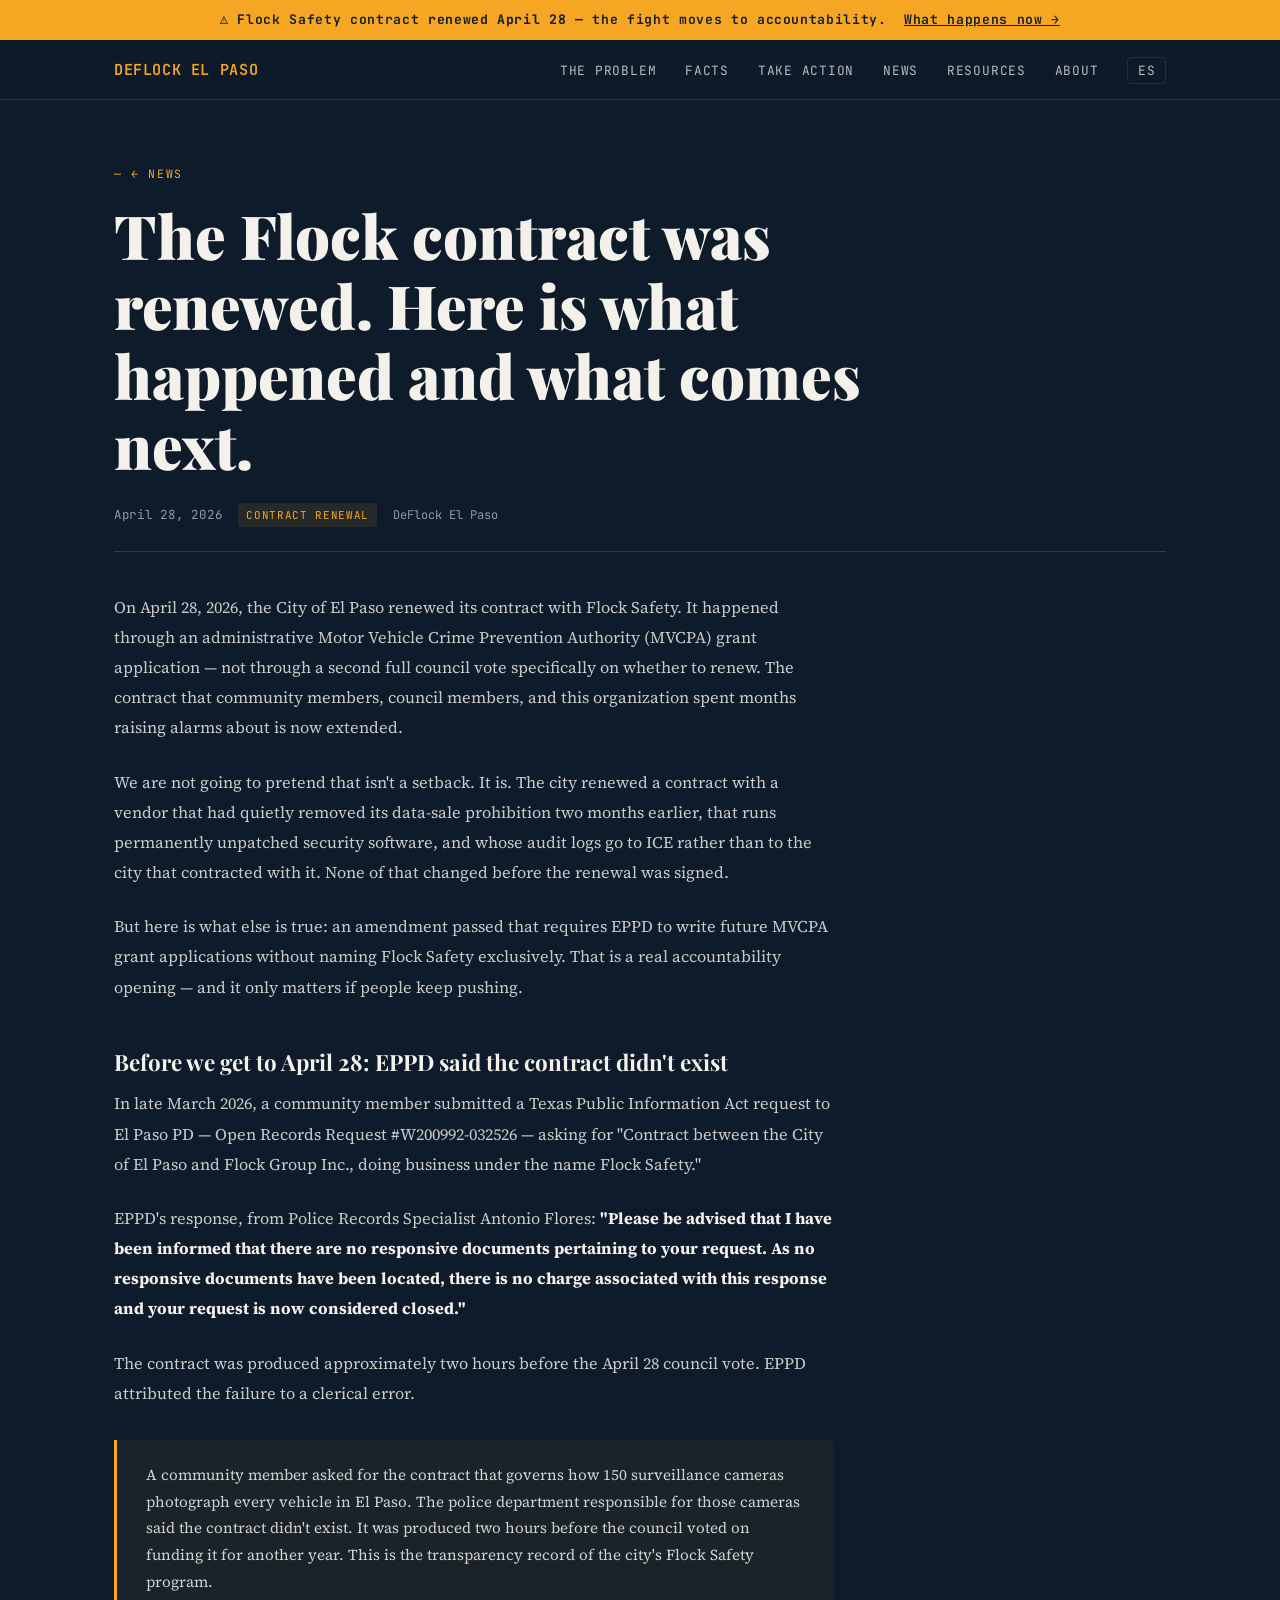
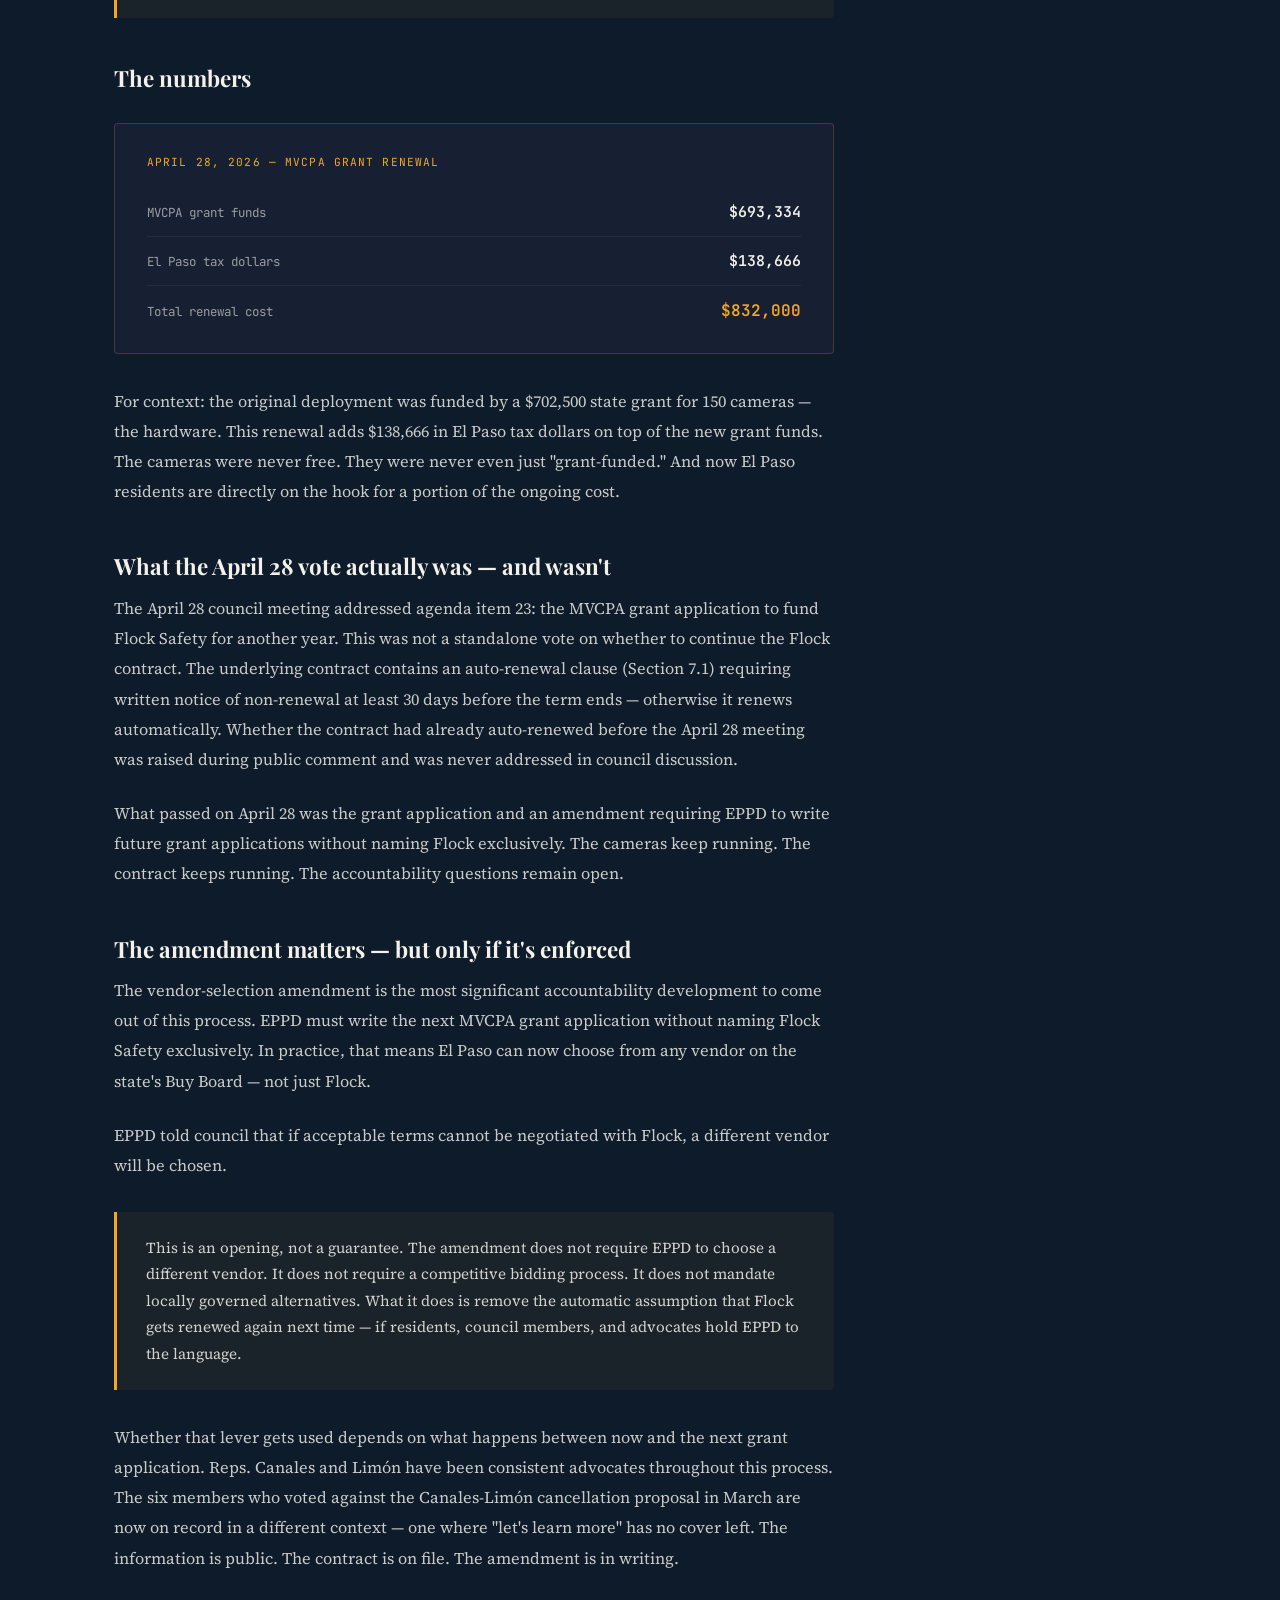
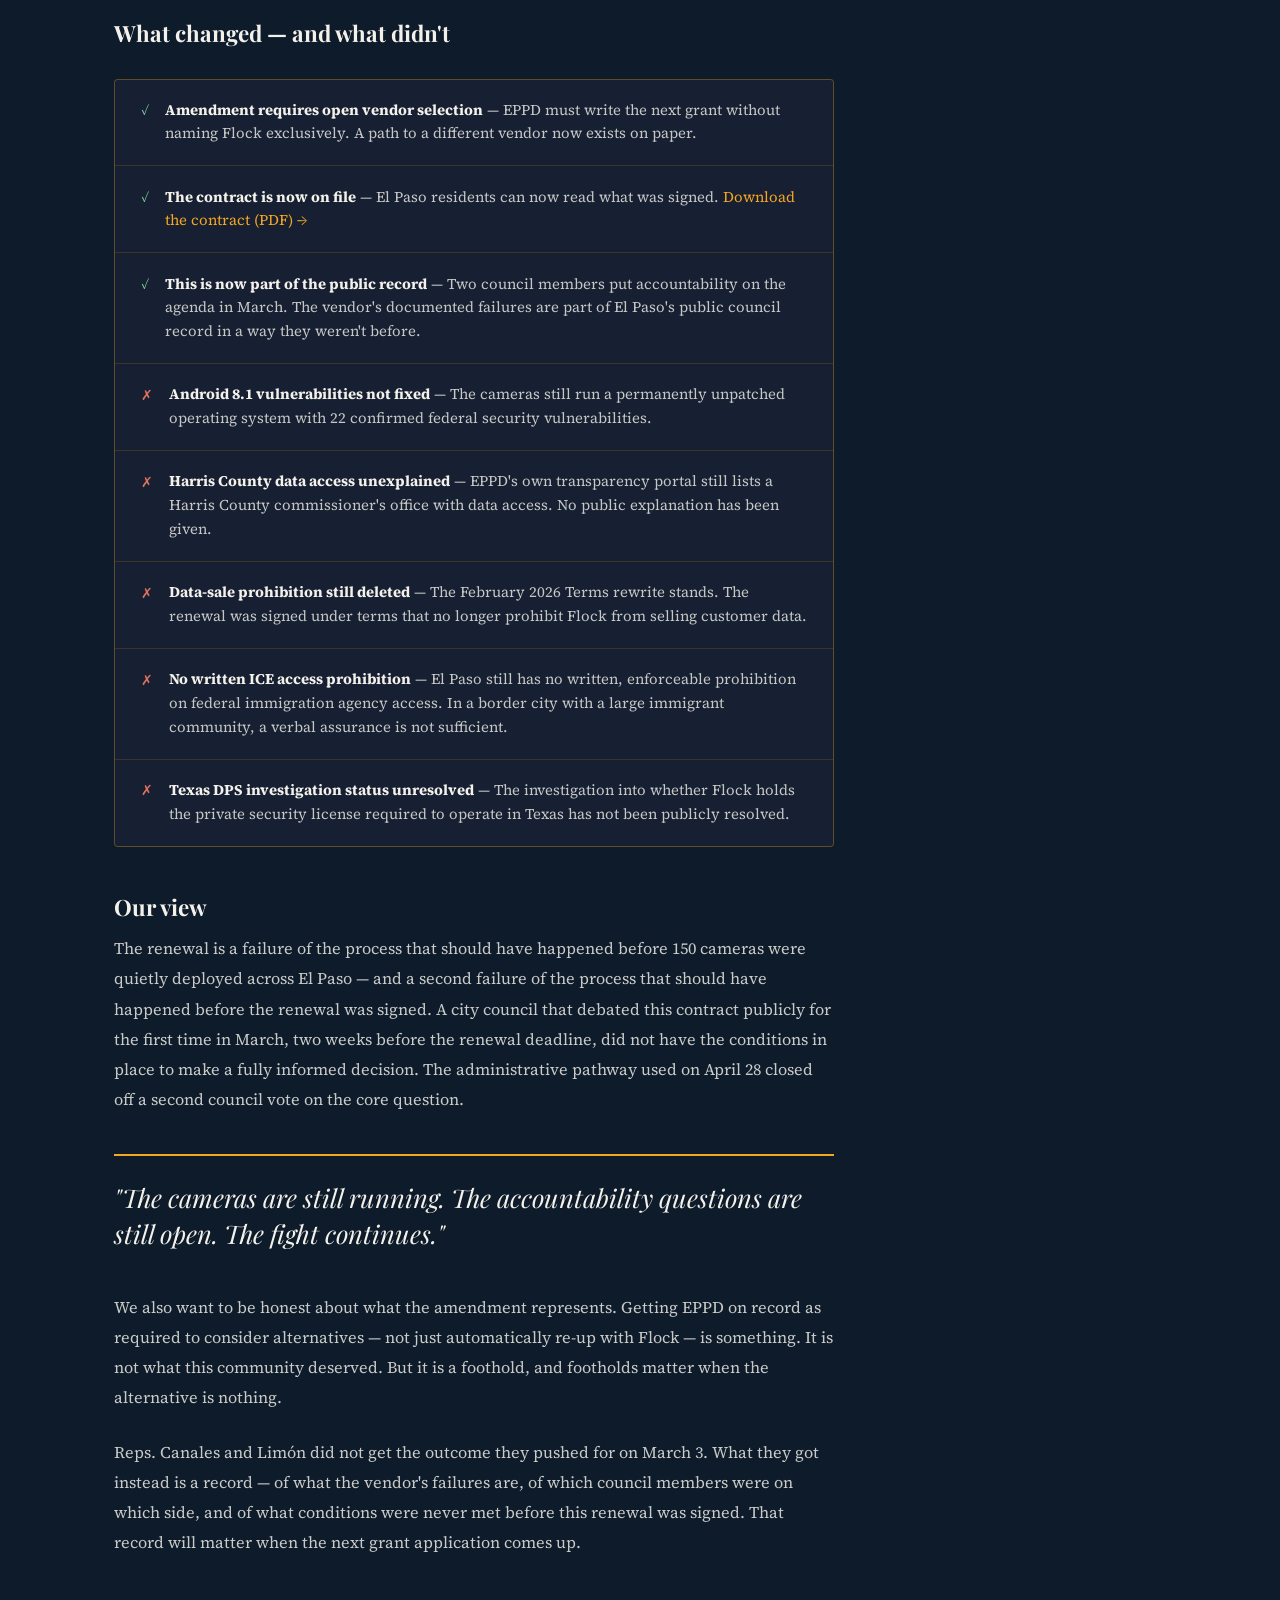
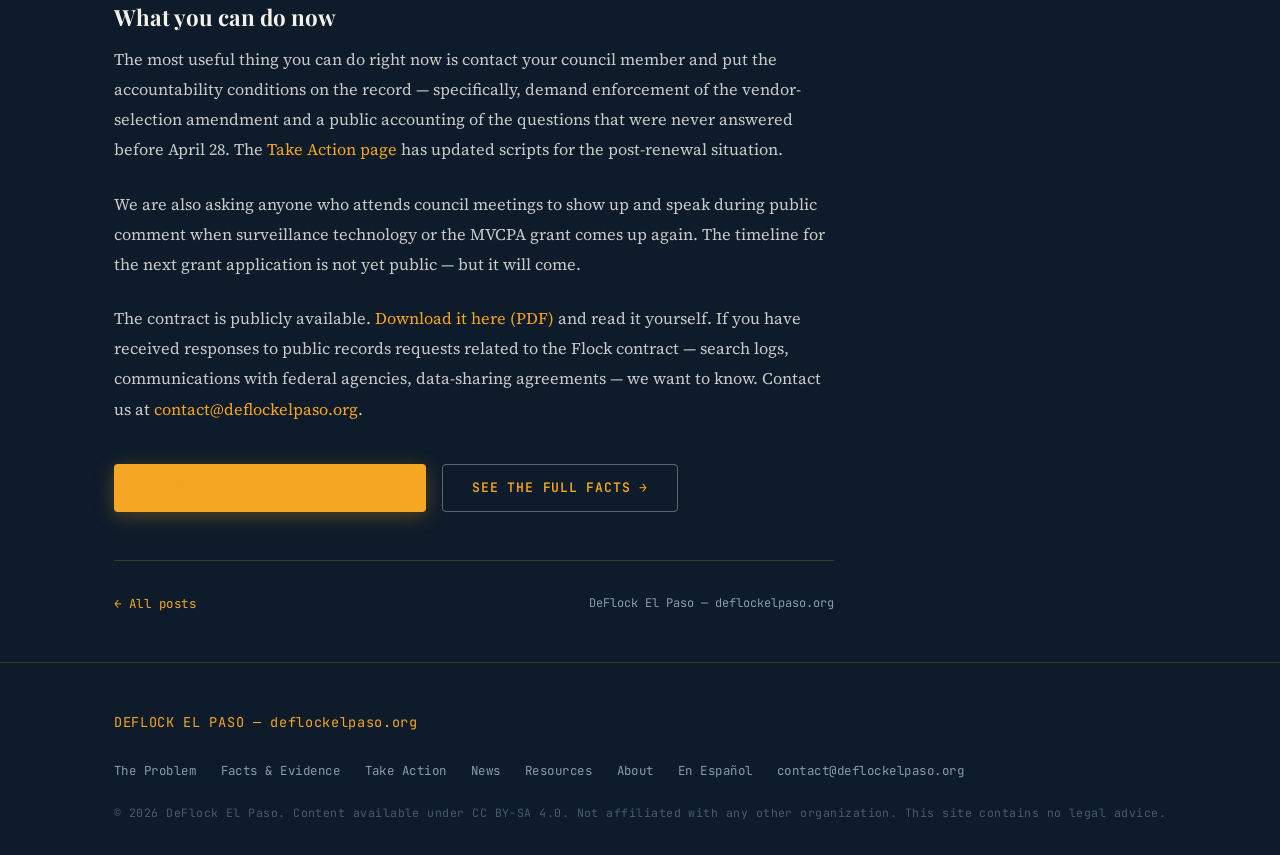
<file: april-28-renewal.html>
<!DOCTYPE html>
<html lang="en">
<head>
  <meta charset="UTF-8">
  <meta name="viewport" content="width=device-width, initial-scale=1.0">
  <title>The Flock contract was renewed. Here is what happened and what comes next. — DeFlock El Paso</title>
  <meta name="description" content="On April 28, 2026, El Paso administratively renewed its Flock Safety contract through an MVCPA grant — $693,334 in grant funds plus $138,666 in tax dollars. An amendment requires open vendor selection. Nothing else changed.">
  <link rel="canonical" href="https://deflockelpaso.org/blog/april-28-renewal.html">
  <link rel="stylesheet" href="../style.css">
  <style>
    .post-body {
      max-width: 720px;
    }
    .post-body p {
      font-size: 1.02rem;
      line-height: 1.85;
      color: rgba(244,241,235,0.82);
      margin-bottom: 1.5rem;
    }
    .post-body h2 {
      font-size: 1.4rem;
      margin: 3rem 0 0.8rem;
    }
    .post-body a { color: var(--amber); }
    .post-body strong { color: var(--white); }
    .post-body em { color: rgba(244,241,235,0.9); font-style: italic; }

    .post-meta {
      display: flex;
      align-items: center;
      gap: 1rem;
      flex-wrap: wrap;
      margin-bottom: 2.5rem;
      padding-bottom: 1.5rem;
      border-bottom: 1px solid var(--border);
    }
    .post-meta .meta-date {
      font-family: var(--font-mono);
      font-size: 0.78rem;
      color: var(--gray);
      letter-spacing: 0.06em;
    }
    .post-meta .meta-tag {
      font-family: var(--font-mono);
      font-size: 0.68rem;
      letter-spacing: 0.06em;
      text-transform: uppercase;
      padding: 0.15rem 0.5rem;
      border-radius: 2px;
      background: rgba(245,166,35,0.1);
      color: var(--amber);
    }
    .post-meta .meta-author {
      font-family: var(--font-mono);
      font-size: 0.75rem;
      color: var(--gray);
    }

    .post-callout {
      border-left: 3px solid var(--amber);
      background: rgba(245,166,35,0.05);
      padding: 1.4rem 1.8rem;
      border-radius: 0 var(--radius) var(--radius) 0;
      margin: 2rem 0;
    }
    .post-callout p {
      font-size: 0.95rem;
      color: rgba(244,241,235,0.85);
      margin: 0;
      line-height: 1.75;
    }

    .post-pull {
      border-top: 2px solid var(--amber);
      padding: 1.5rem 0 0;
      margin: 2.5rem 0;
    }
    .post-pull p {
      font-family: var(--font-display);
      font-size: clamp(1.2rem, 2.5vw, 1.6rem);
      font-style: italic;
      line-height: 1.4;
      color: var(--white);
      margin: 0;
    }

    .renewal-breakdown {
      background: var(--navy2);
      border: 1px solid var(--border);
      border-radius: var(--radius);
      padding: 1.8rem 2rem;
      margin: 2rem 0;
    }
    .renewal-breakdown .rb-label {
      font-family: var(--font-mono);
      font-size: 0.7rem;
      letter-spacing: 0.1em;
      text-transform: uppercase;
      color: var(--amber);
      margin-bottom: 1rem;
    }
    .renewal-line {
      display: flex;
      justify-content: space-between;
      align-items: baseline;
      padding: 0.7rem 0;
      border-bottom: 1px solid rgba(138,154,176,0.1);
      font-size: 0.93rem;
      color: rgba(244,241,235,0.8);
    }
    .renewal-line:last-child { border-bottom: none; padding-bottom: 0; }
    .renewal-line .rl-label { color: rgba(244,241,235,0.6); font-family: var(--font-mono); font-size: 0.78rem; }
    .renewal-line .rl-value { color: var(--white); font-weight: 600; font-family: var(--font-mono); }
    .renewal-line.total .rl-value { color: var(--amber); font-size: 1rem; }

    .what-changed {
      display: flex;
      flex-direction: column;
      gap: 1px;
      background: var(--border);
      border: 1px solid var(--border);
      border-radius: var(--radius);
      overflow: hidden;
      margin: 2rem 0;
    }
    .changed-item {
      background: var(--navy2);
      padding: 1.2rem 1.6rem;
      display: flex;
      gap: 1rem;
      align-items: flex-start;
      font-size: 0.93rem;
      color: rgba(244,241,235,0.8);
      line-height: 1.6;
    }
    .changed-item .ci-icon {
      font-size: 0.85rem;
      flex-shrink: 0;
      margin-top: 0.1rem;
    }
    .changed-item.yes .ci-icon { color: #7ecf9a; }
    .changed-item.no .ci-icon { color: #e07060; }
    .changed-item strong { color: var(--white); }

    .post-nav {
      display: flex;
      justify-content: space-between;
      align-items: center;
      padding: 2rem 0;
      border-top: 1px solid var(--border);
      margin-top: 3rem;
    }
    .post-nav a {
      font-family: var(--font-mono);
      font-size: 0.78rem;
      color: var(--amber);
      letter-spacing: 0.04em;
    }
  </style>
</head>
<body>

<div class="urgency-bar">
  ⚠ Flock Safety contract <strong>renewed April 28</strong> — the fight moves to accountability. &nbsp;<a href="../action.html">What happens now →</a>
</div>

<nav>
  <div class="nav-inner">
    <a class="nav-logo" href="../index.html">DEFLOCK EL PASO</a>
    <button class="nav-toggle" aria-label="Toggle menu" onclick="this.classList.toggle('open'); document.getElementById('nav-links').classList.toggle('open')">
      <span></span><span></span><span></span>
    </button>
    <ul class="nav-links" id="nav-links">
      <li><a href="../problem.html">The Problem</a></li>
      <li><a href="../facts.html">Facts</a></li>
      <li><a href="../action.html">Take Action</a></li>
      <li><a href="../blog/index.html">News</a></li>
      <li><a href="../resources.html">Resources</a></li>
      <li><a href="../about.html">About</a></li>
      <li><a class="nav-lang" href="../es.html">ES</a></li>
    </ul>
  </div>
</nav>

<section style="padding: 4rem 0 1rem;">
  <div class="container">
    <div class="section-label"><a href="index.html" style="color: var(--amber); text-decoration: none;">← News</a></div>
    <h1 style="max-width: 760px; margin: 1rem 0 1.5rem; line-height: 1.15;">The Flock contract was renewed. Here is what happened and what comes next.</h1>

    <div class="post-meta">
      <span class="meta-date">April 28, 2026</span>
      <span class="meta-tag">Contract Renewal</span>
      <span class="meta-author">DeFlock El Paso</span>
    </div>

    <div class="post-body">

      <p>On April 28, 2026, the City of El Paso renewed its contract with Flock Safety. It happened through an administrative Motor Vehicle Crime Prevention Authority (MVCPA) grant application — not through a second full council vote specifically on whether to renew. The contract that community members, council members, and this organization spent months raising alarms about is now extended.</p>

      <p>We are not going to pretend that isn't a setback. It is. The city renewed a contract with a vendor that had quietly removed its data-sale prohibition two months earlier, that runs permanently unpatched security software, and whose audit logs go to ICE rather than to the city that contracted with it. None of that changed before the renewal was signed.</p>

      <p>But here is what else is true: an amendment passed that requires EPPD to write future MVCPA grant applications without naming Flock Safety exclusively. That is a real accountability opening — and it only matters if people keep pushing.</p>

      <h2>Before we get to April 28: EPPD said the contract didn't exist</h2>

      <p>In late March 2026, a community member submitted a Texas Public Information Act request to El Paso PD — Open Records Request #W200992-032526 — asking for "Contract between the City of El Paso and Flock Group Inc., doing business under the name Flock Safety."</p>

      <p>EPPD's response, from Police Records Specialist Antonio Flores: <strong>"Please be advised that I have been informed that there are no responsive documents pertaining to your request. As no responsive documents have been located, there is no charge associated with this response and your request is now considered closed."</strong></p>

      <p>The contract was produced approximately two hours before the April 28 council vote. EPPD attributed the failure to a clerical error.</p>

      <div class="post-callout">
        <p>A community member asked for the contract that governs how 150 surveillance cameras photograph every vehicle in El Paso. The police department responsible for those cameras said the contract didn't exist. It was produced two hours before the council voted on funding it for another year. This is the transparency record of the city's Flock Safety program.</p>
      </div>

      <h2>The numbers</h2>

      <div class="renewal-breakdown">
        <div class="rb-label">April 28, 2026 — MVCPA Grant Renewal</div>
        <div class="renewal-line">
          <span class="rl-label">MVCPA grant funds</span>
          <span class="rl-value">$693,334</span>
        </div>
        <div class="renewal-line">
          <span class="rl-label">El Paso tax dollars</span>
          <span class="rl-value">$138,666</span>
        </div>
        <div class="renewal-line total">
          <span class="rl-label">Total renewal cost</span>
          <span class="rl-value">$832,000</span>
        </div>
      </div>

      <p>For context: the original deployment was funded by a $702,500 state grant for 150 cameras — the hardware. This renewal adds $138,666 in El Paso tax dollars on top of the new grant funds. The cameras were never free. They were never even just "grant-funded." And now El Paso residents are directly on the hook for a portion of the ongoing cost.</p>

      <h2>What the April 28 vote actually was — and wasn't</h2>

      <p>The April 28 council meeting addressed agenda item 23: the MVCPA grant application to fund Flock Safety for another year. This was not a standalone vote on whether to continue the Flock contract. The underlying contract contains an auto-renewal clause (Section 7.1) requiring written notice of non-renewal at least 30 days before the term ends — otherwise it renews automatically. Whether the contract had already auto-renewed before the April 28 meeting was raised during public comment and was never addressed in council discussion.</p>

      <p>What passed on April 28 was the grant application and an amendment requiring EPPD to write future grant applications without naming Flock exclusively. The cameras keep running. The contract keeps running. The accountability questions remain open.</p>

      <h2>The amendment matters — but only if it's enforced</h2>

      <p>The vendor-selection amendment is the most significant accountability development to come out of this process. EPPD must write the next MVCPA grant application without naming Flock Safety exclusively. In practice, that means El Paso can now choose from any vendor on the state's Buy Board — not just Flock.</p>

      <p>EPPD told council that if acceptable terms cannot be negotiated with Flock, a different vendor will be chosen.</p>

      <div class="post-callout">
        <p>This is an opening, not a guarantee. The amendment does not require EPPD to choose a different vendor. It does not require a competitive bidding process. It does not mandate locally governed alternatives. What it does is remove the automatic assumption that Flock gets renewed again next time — if residents, council members, and advocates hold EPPD to the language.</p>
      </div>

      <p>Whether that lever gets used depends on what happens between now and the next grant application. Reps. Canales and Limón have been consistent advocates throughout this process. The six members who voted against the Canales-Limón cancellation proposal in March are now on record in a different context — one where "let's learn more" has no cover left. The information is public. The contract is on file. The amendment is in writing.</p>

      <h2>What changed — and what didn't</h2>

      <div class="what-changed">
        <div class="changed-item yes">
          <span class="ci-icon">✓</span>
          <span><strong>Amendment requires open vendor selection</strong> — EPPD must write the next grant without naming Flock exclusively. A path to a different vendor now exists on paper.</span>
        </div>
        <div class="changed-item yes">
          <span class="ci-icon">✓</span>
          <span><strong>The contract is now on file</strong> — El Paso residents can now read what was signed. <a href="https://deflockelpaso.org/Flock%20Safety%20Contract%20-%20COEP%202025.pdf" target="_blank" rel="noopener">Download the contract (PDF) →</a></span>
        </div>
        <div class="changed-item yes">
          <span class="ci-icon">✓</span>
          <span><strong>This is now part of the public record</strong> — Two council members put accountability on the agenda in March. The vendor's documented failures are part of El Paso's public council record in a way they weren't before.</span>
        </div>
        <div class="changed-item no">
          <span class="ci-icon">✗</span>
          <span><strong>Android 8.1 vulnerabilities not fixed</strong> — The cameras still run a permanently unpatched operating system with 22 confirmed federal security vulnerabilities.</span>
        </div>
        <div class="changed-item no">
          <span class="ci-icon">✗</span>
          <span><strong>Harris County data access unexplained</strong> — EPPD's own transparency portal still lists a Harris County commissioner's office with data access. No public explanation has been given.</span>
        </div>
        <div class="changed-item no">
          <span class="ci-icon">✗</span>
          <span><strong>Data-sale prohibition still deleted</strong> — The February 2026 Terms rewrite stands. The renewal was signed under terms that no longer prohibit Flock from selling customer data.</span>
        </div>
        <div class="changed-item no">
          <span class="ci-icon">✗</span>
          <span><strong>No written ICE access prohibition</strong> — El Paso still has no written, enforceable prohibition on federal immigration agency access. In a border city with a large immigrant community, a verbal assurance is not sufficient.</span>
        </div>
        <div class="changed-item no">
          <span class="ci-icon">✗</span>
          <span><strong>Texas DPS investigation status unresolved</strong> — The investigation into whether Flock holds the private security license required to operate in Texas has not been publicly resolved.</span>
        </div>
      </div>

      <h2>Our view</h2>

      <p>The renewal is a failure of the process that should have happened before 150 cameras were quietly deployed across El Paso — and a second failure of the process that should have happened before the renewal was signed. A city council that debated this contract publicly for the first time in March, two weeks before the renewal deadline, did not have the conditions in place to make a fully informed decision. The administrative pathway used on April 28 closed off a second council vote on the core question.</p>

      <div class="post-pull">
        <p>"The cameras are still running. The accountability questions are still open. The fight continues."</p>
      </div>

      <p>We also want to be honest about what the amendment represents. Getting EPPD on record as required to consider alternatives — not just automatically re-up with Flock — is something. It is not what this community deserved. But it is a foothold, and footholds matter when the alternative is nothing.</p>

      <p>Reps. Canales and Limón did not get the outcome they pushed for on March 3. What they got instead is a record — of what the vendor's failures are, of which council members were on which side, and of what conditions were never met before this renewal was signed. That record will matter when the next grant application comes up.</p>

      <h2>What you can do now</h2>

      <p>The most useful thing you can do right now is contact your council member and put the accountability conditions on the record — specifically, demand enforcement of the vendor-selection amendment and a public accounting of the questions that were never answered before April 28. The <a href="../action.html">Take Action page</a> has updated scripts for the post-renewal situation.</p>

      <p>We are also asking anyone who attends council meetings to show up and speak during public comment when surveillance technology or the MVCPA grant comes up again. The timeline for the next grant application is not yet public — but it will come.</p>

      <p>The contract is publicly available. <a href="https://deflockelpaso.org/Flock%20Safety%20Contract%20-%20COEP%202025.pdf" target="_blank" rel="noopener">Download it here (PDF)</a> and read it yourself. If you have received responses to public records requests related to the Flock contract — search logs, communications with federal agencies, data-sharing agreements — we want to know. Contact us at <a href="mailto:contact@deflockelpaso.org">contact@deflockelpaso.org</a>.</p>

      <div style="margin-top: 2.5rem; display: flex; gap: 1rem; flex-wrap: wrap;">
        <a href="../action.html" class="btn btn-primary">Contact Your Council Member →</a>
        <a href="../facts.html" class="btn btn-outline">See the Full Facts →</a>
      </div>

      <div class="post-nav">
        <a href="index.html">← All posts</a>
        <span style="font-family: var(--font-mono); font-size: 0.75rem; color: var(--gray);">DeFlock El Paso — deflockelpaso.org</span>
      </div>

    </div>
  </div>
</section>

<footer>
  <div class="footer-inner">
    <div class="footer-logo">DEFLOCK EL PASO — deflockelpaso.org</div>
    <ul class="footer-links">
      <li><a href="../problem.html">The Problem</a></li>
      <li><a href="../facts.html">Facts &amp; Evidence</a></li>
      <li><a href="../action.html">Take Action</a></li>
      <li><a href="../blog/index.html">News</a></li>
      <li><a href="../resources.html">Resources</a></li>
      <li><a href="../about.html">About</a></li>
      <li><a href="../es.html">En Español</a></li>
      <li><a href="mailto:contact@deflockelpaso.org">contact@deflockelpaso.org</a></li>
    </ul>
    <div class="footer-copy">© 2026 DeFlock El Paso. Content available under CC BY-SA 4.0. Not affiliated with any other organization. This site contains no legal advice.</div>
  </div>
</footer>

<script>
var toggle = document.querySelector('.nav-toggle');
if (toggle) {
  toggle.addEventListener('click', function() {
    this.classList.toggle('open');
    document.getElementById('nav-links').classList.toggle('open');
  });
}
</script>

</body>
</html>
</file>
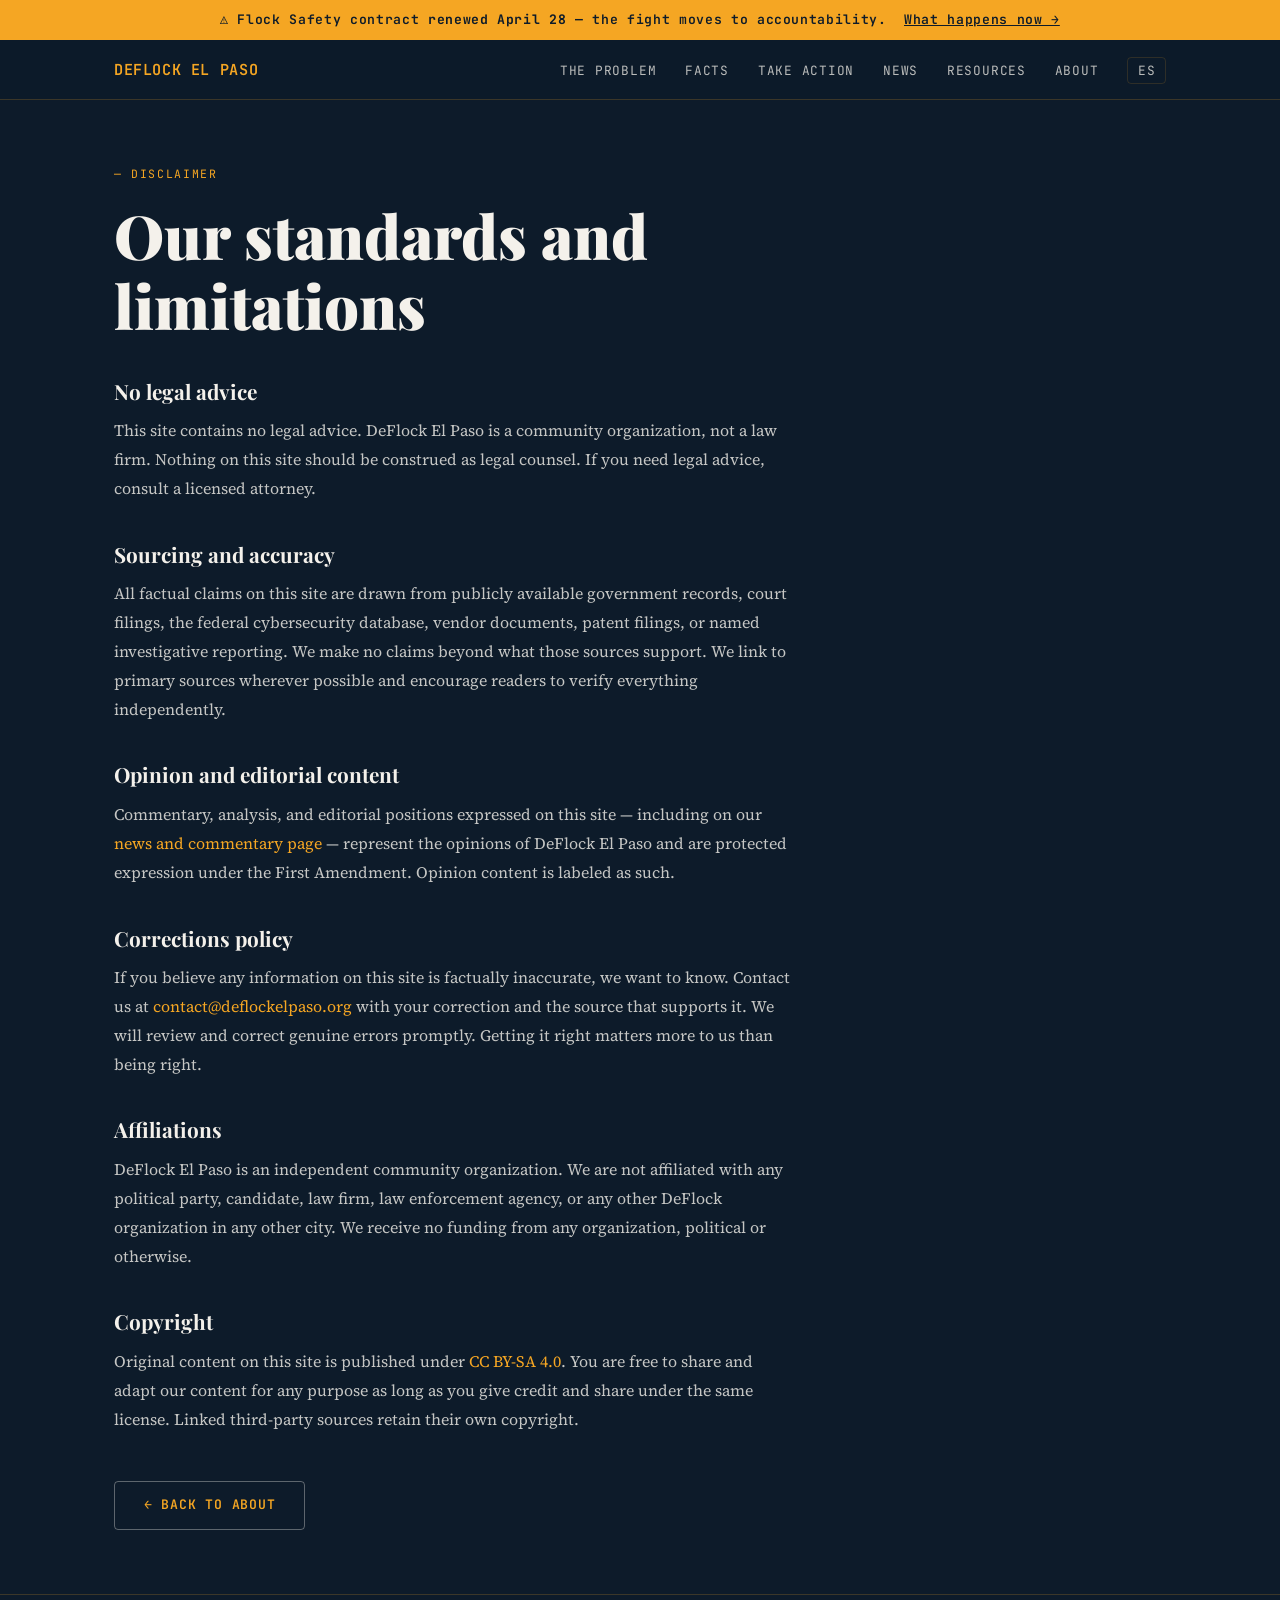
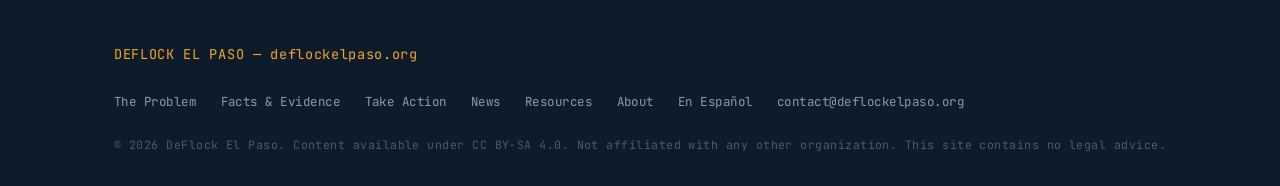
<file: disclaimer.html>
<!DOCTYPE html>
<html lang="en">
<head>
  <meta charset="UTF-8">
  <meta name="viewport" content="width=device-width, initial-scale=1.0">
  <title>Disclaimer — DeFlock El Paso</title>
  <meta name="description" content="DeFlock El Paso disclaimer — no legal advice, all claims sourced, correction policy.">
  <link rel="canonical" href="https://deflockelpaso.org/disclaimer.html">
  <link rel="stylesheet" href="style.css">
  <style>
    .disclaimer-body { max-width: 680px; }
    .disclaimer-body p {
      font-size: 1rem;
      line-height: 1.8;
      color: rgba(244,241,235,0.8);
      margin-bottom: 1.3rem;
    }
    .disclaimer-body h2 { margin: 2.5rem 0 0.8rem; font-size: 1.3rem; }
    .disclaimer-body a { color: var(--amber); }
    .disclaimer-body strong { color: var(--white); }
  </style>
</head>
<body>

<div class="urgency-bar">
  ⚠ Flock Safety contract <strong>renewed April 28</strong> — the fight moves to accountability. &nbsp;<a href="action.html">What happens now →</a>
</div>

<nav>
  <div class="nav-inner">
    <a class="nav-logo" href="index.html">DEFLOCK EL PASO</a>
    <button class="nav-toggle" aria-label="Toggle menu" onclick="this.classList.toggle('open'); document.getElementById('nav-links').classList.toggle('open')">
      <span></span><span></span><span></span>
    </button>
    <ul class="nav-links" id="nav-links">
      <li><a href="problem.html">The Problem</a></li>
      <li><a href="facts.html">Facts</a></li>
      <li><a href="action.html">Take Action</a></li>
      <li><a href="blog/index.html">News</a></li>
      <li><a href="resources.html">Resources</a></li>
      <li><a href="about.html">About</a></li>
      <li><a class="nav-lang" href="es.html">ES</a></li>
    </ul>
  </div>
</nav>

<section style="padding: 4rem 0 4rem;">
  <div class="container">
    <div class="section-label">Disclaimer</div>
    <h1 style="margin-bottom: 2rem; max-width: 600px;">Our standards and limitations</h1>

    <div class="disclaimer-body">

      <h2>No legal advice</h2>
      <p>This site contains no legal advice. DeFlock El Paso is a community organization, not a law firm. Nothing on this site should be construed as legal counsel. If you need legal advice, consult a licensed attorney.</p>

      <h2>Sourcing and accuracy</h2>
      <p>All factual claims on this site are drawn from publicly available government records, court filings, the federal cybersecurity database, vendor documents, patent filings, or named investigative reporting. We make no claims beyond what those sources support. We link to primary sources wherever possible and encourage readers to verify everything independently.</p>

      <h2>Opinion and editorial content</h2>
      <p>Commentary, analysis, and editorial positions expressed on this site — including on our <a href="blog/index.html">news and commentary page</a> — represent the opinions of DeFlock El Paso and are protected expression under the First Amendment. Opinion content is labeled as such.</p>

      <h2>Corrections policy</h2>
      <p>If you believe any information on this site is factually inaccurate, we want to know. Contact us at <a href="mailto:contact@deflockelpaso.org">contact@deflockelpaso.org</a> with your correction and the source that supports it. We will review and correct genuine errors promptly. Getting it right matters more to us than being right.</p>

      <h2>Affiliations</h2>
      <p>DeFlock El Paso is an independent community organization. We are not affiliated with any political party, candidate, law firm, law enforcement agency, or any other DeFlock organization in any other city. We receive no funding from any organization, political or otherwise.</p>

      <h2>Copyright</h2>
      <p>Original content on this site is published under <a href="https://creativecommons.org/licenses/by-sa/4.0/" target="_blank" rel="noopener">CC BY-SA 4.0</a>. You are free to share and adapt our content for any purpose as long as you give credit and share under the same license. Linked third-party sources retain their own copyright.</p>

      <div style="margin-top: 3rem;">
        <a href="about.html" class="btn btn-outline">← Back to About</a>
      </div>

    </div>
  </div>
</section>

<footer>
  <div class="footer-inner">
    <div class="footer-logo">DEFLOCK EL PASO — deflockelpaso.org</div>
    <ul class="footer-links">
      <li><a href="problem.html">The Problem</a></li>
      <li><a href="facts.html">Facts &amp; Evidence</a></li>
      <li><a href="action.html">Take Action</a></li>
      <li><a href="blog/index.html">News</a></li>
      <li><a href="resources.html">Resources</a></li>
      <li><a href="about.html">About</a></li>
      <li><a href="es.html">En Español</a></li>
      <li><a href="mailto:contact@deflockelpaso.org">contact@deflockelpaso.org</a></li>
    </ul>
    <div class="footer-copy">© 2026 DeFlock El Paso. Content available under CC BY-SA 4.0. Not affiliated with any other organization. This site contains no legal advice.</div>
  </div>
</footer>

<script>
var toggle = document.querySelector('.nav-toggle');
if (toggle) {
  toggle.addEventListener('click', function() {
    this.classList.toggle('open');
    document.getElementById('nav-links').classList.toggle('open');
  });
}
</script>
</body>
</html>
</file>
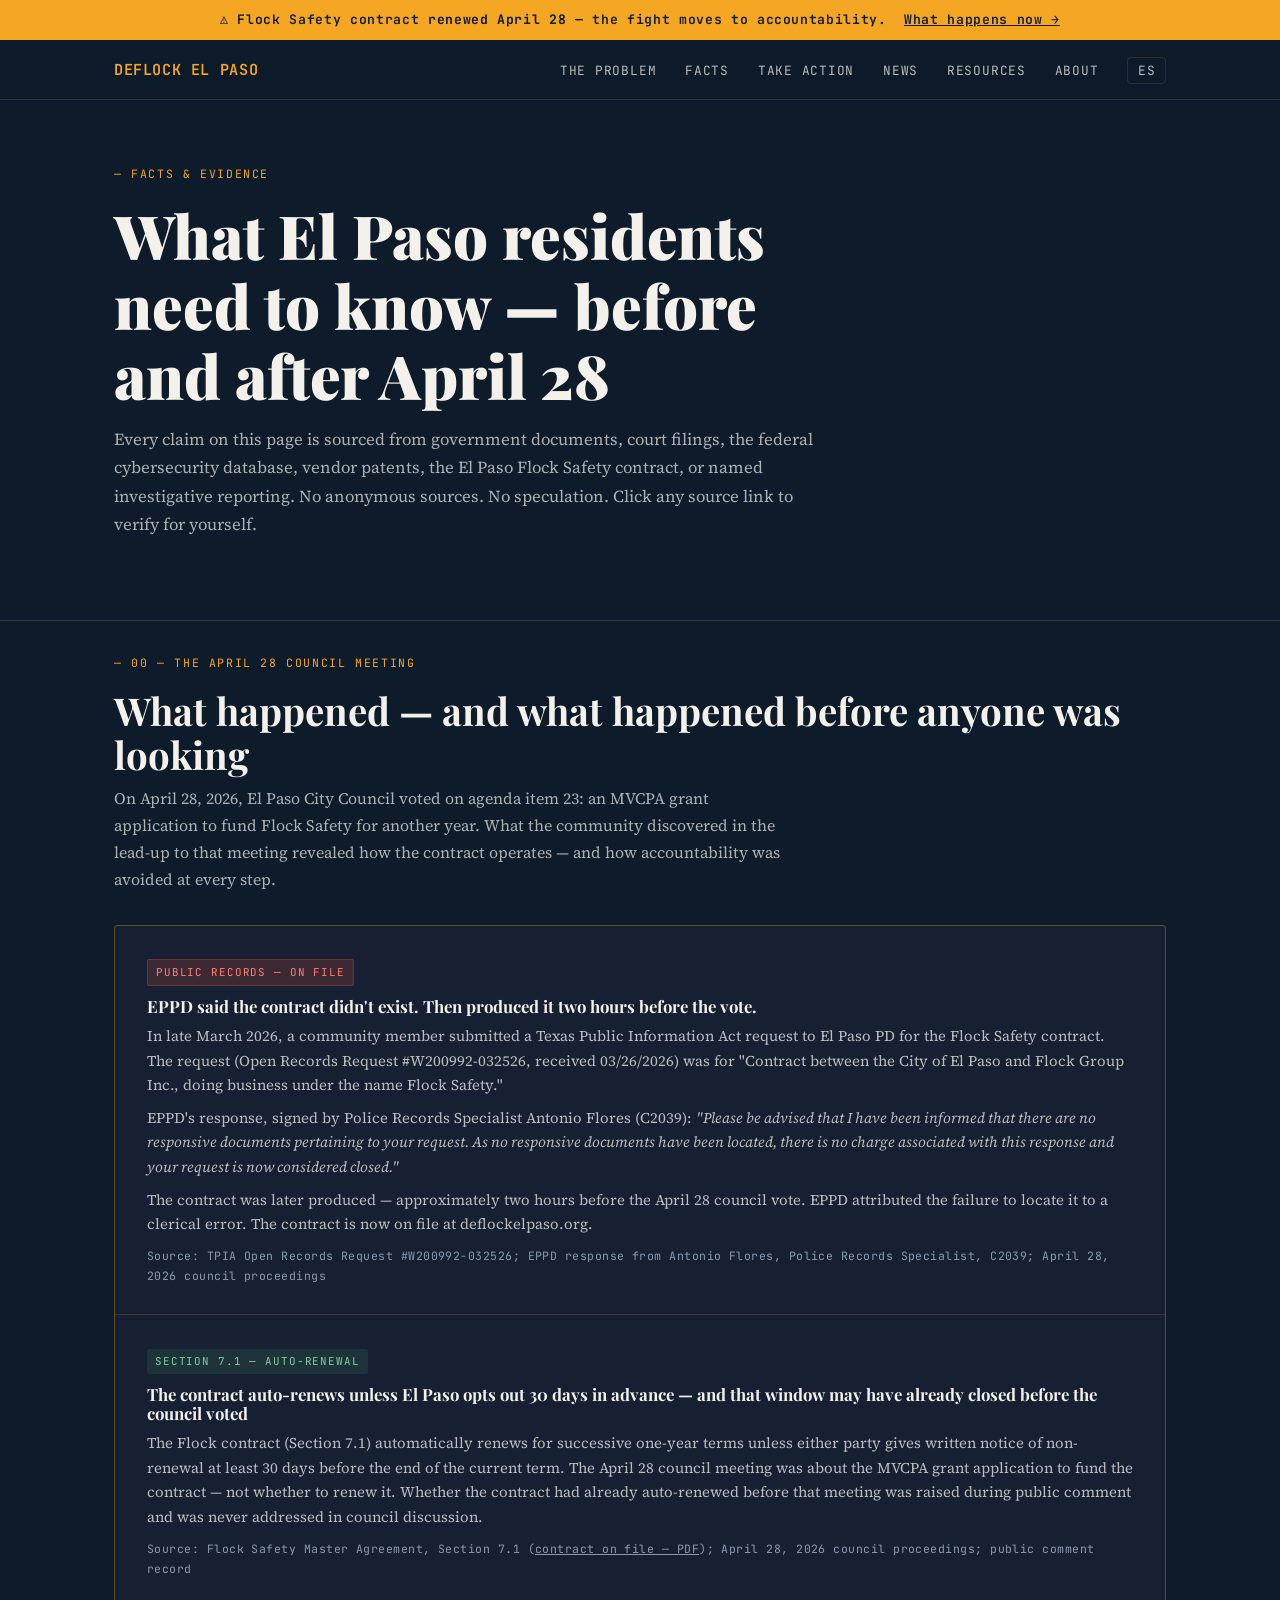
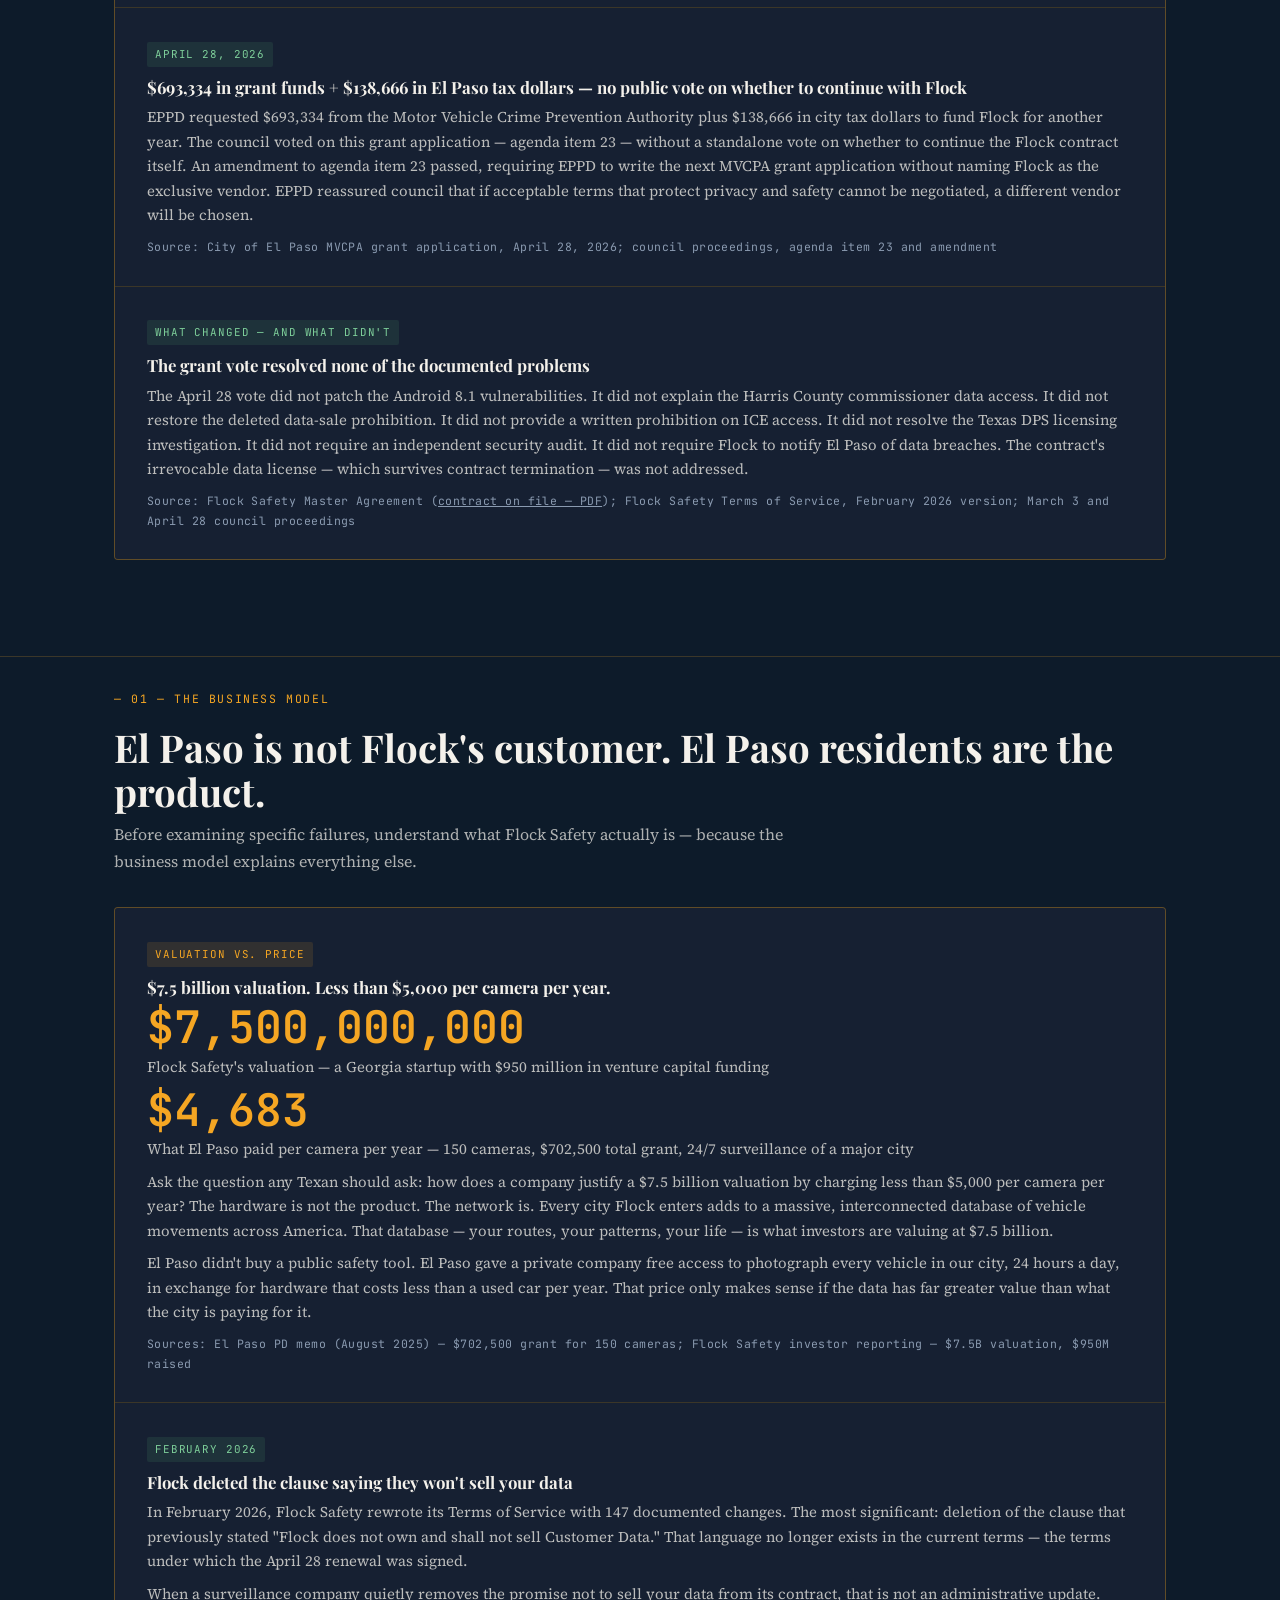
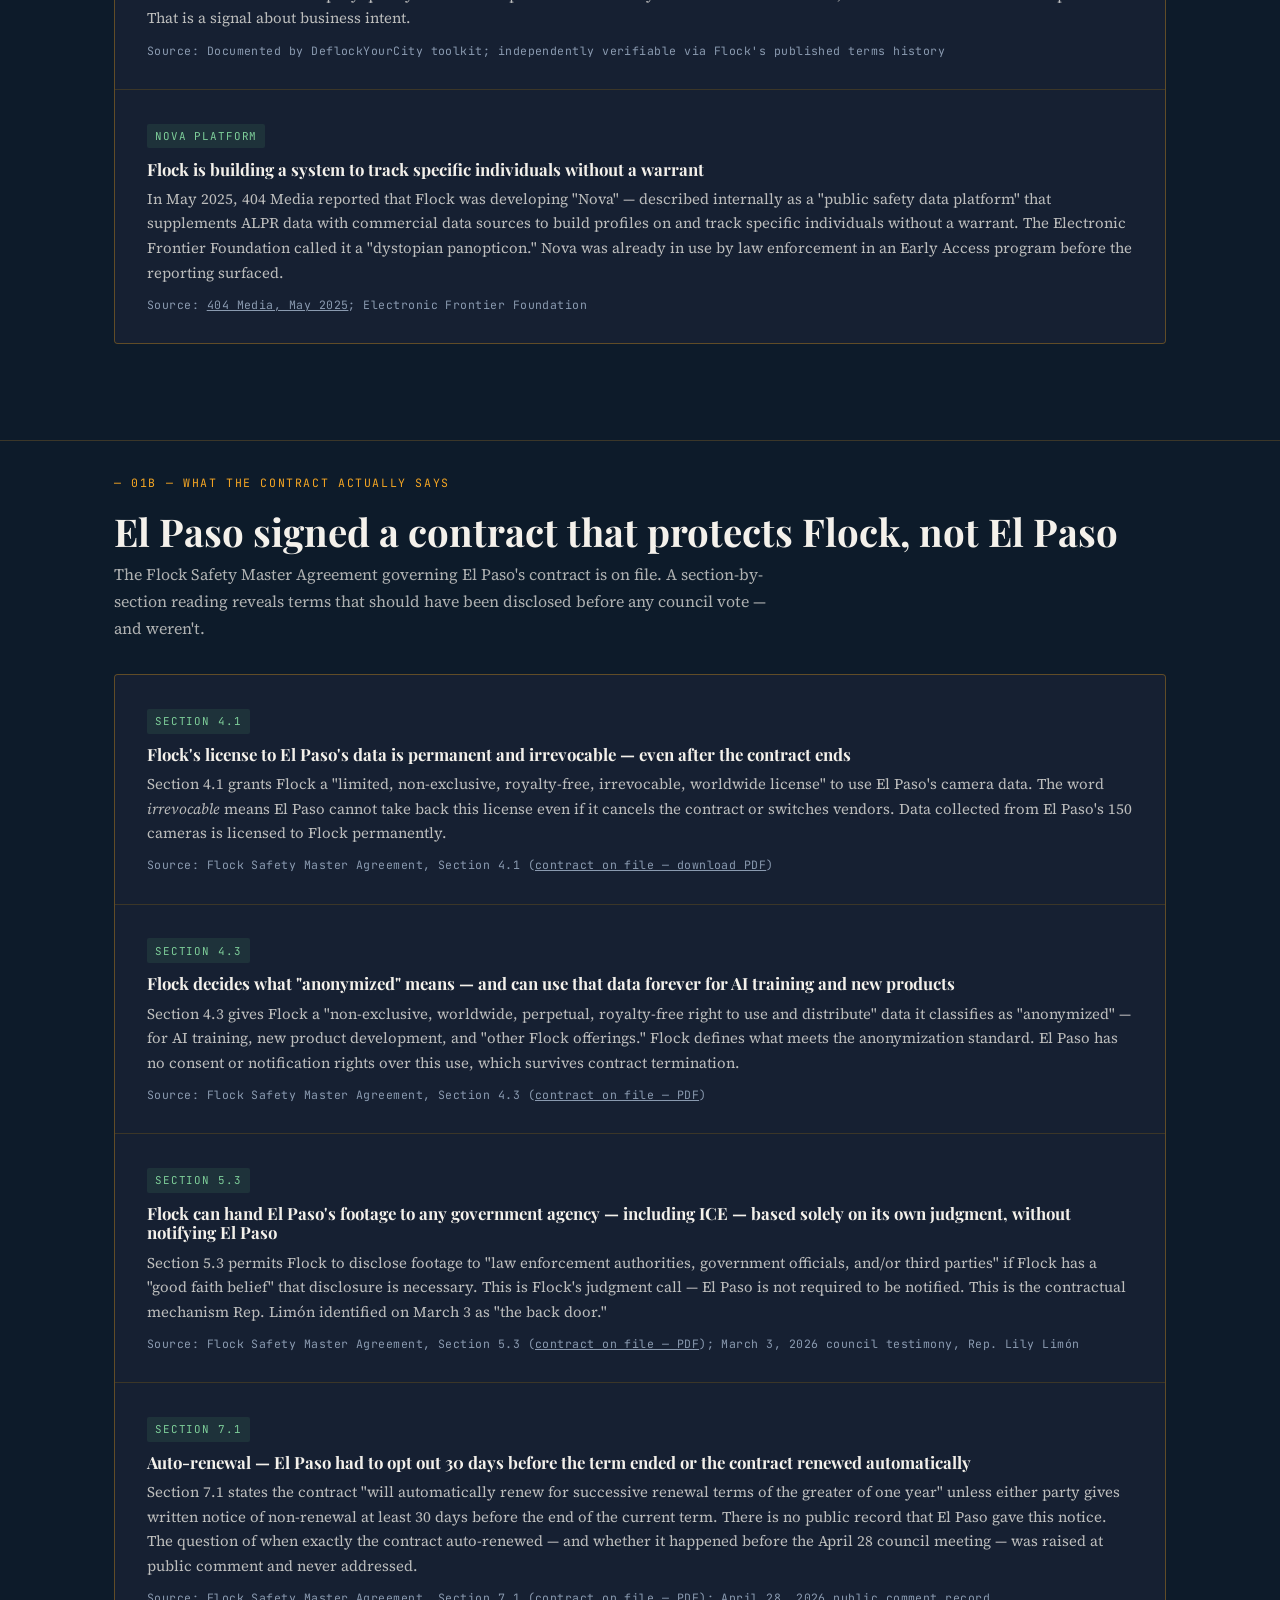
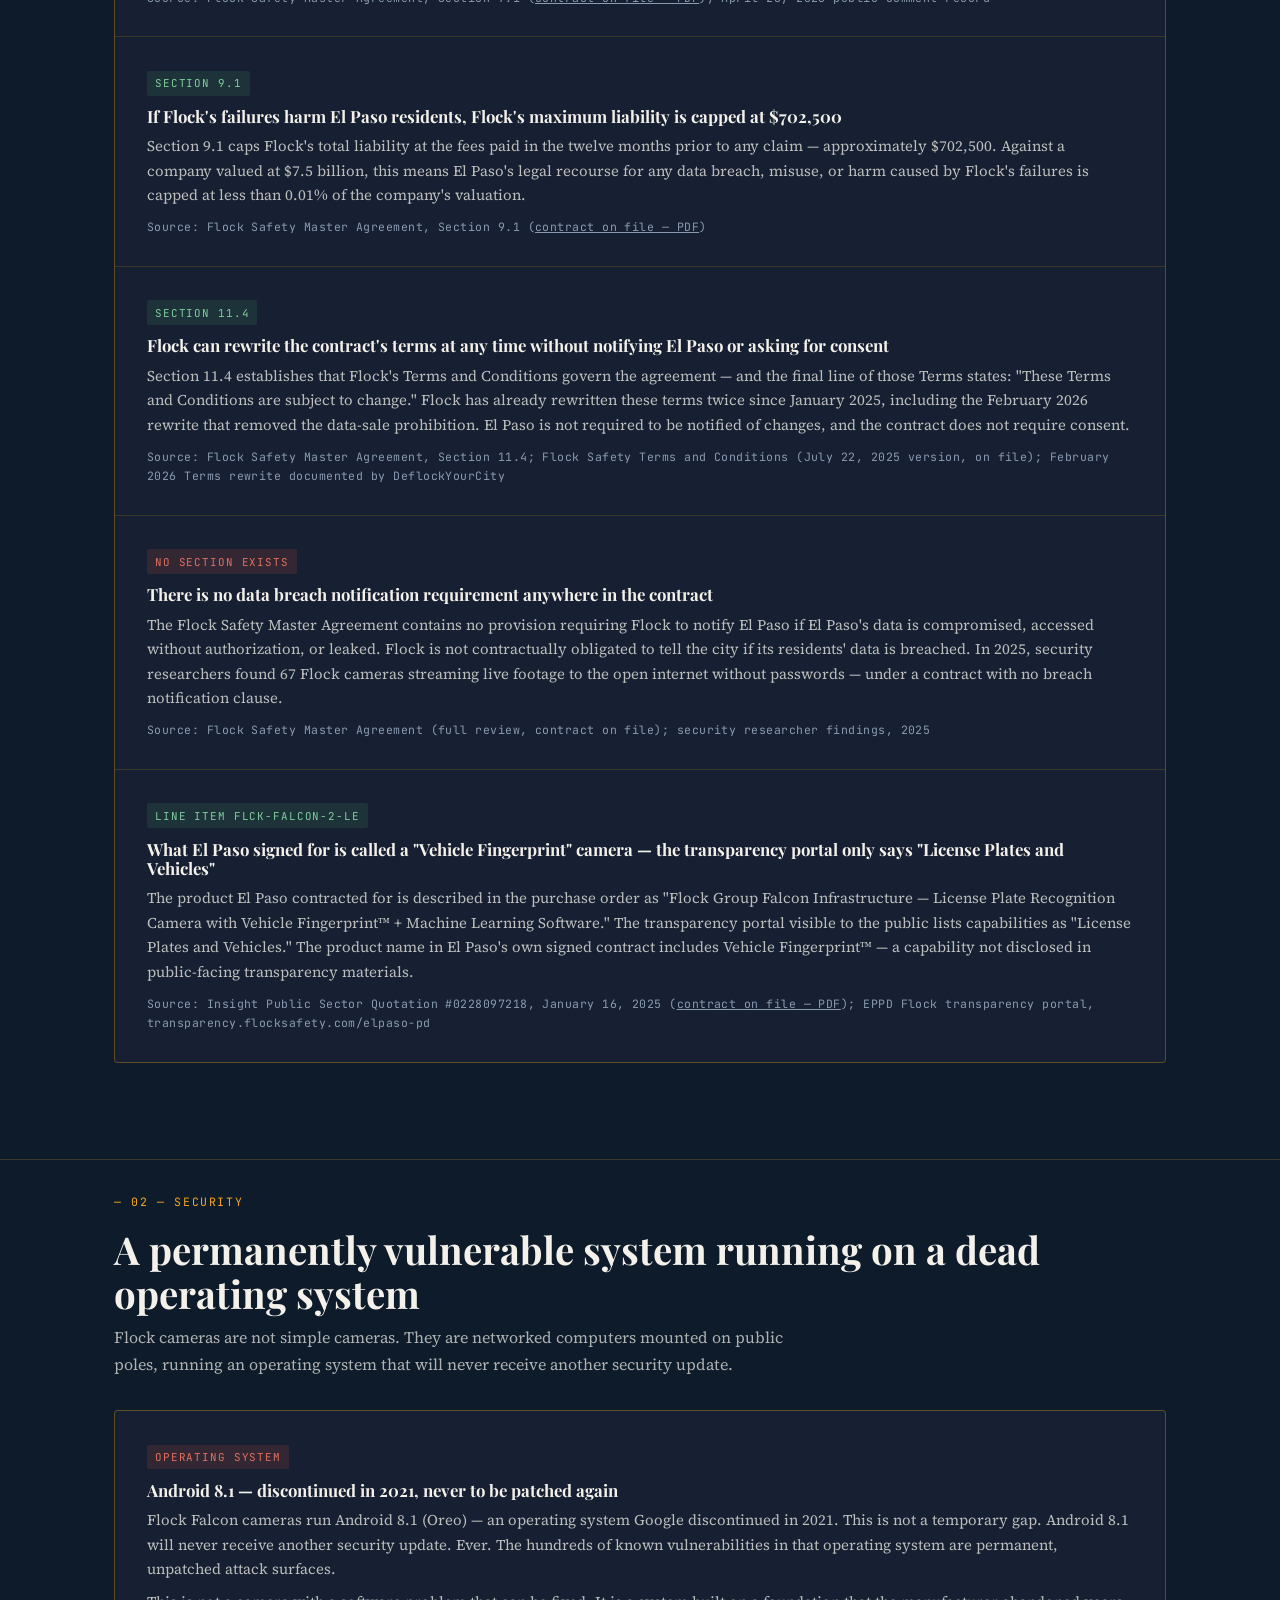
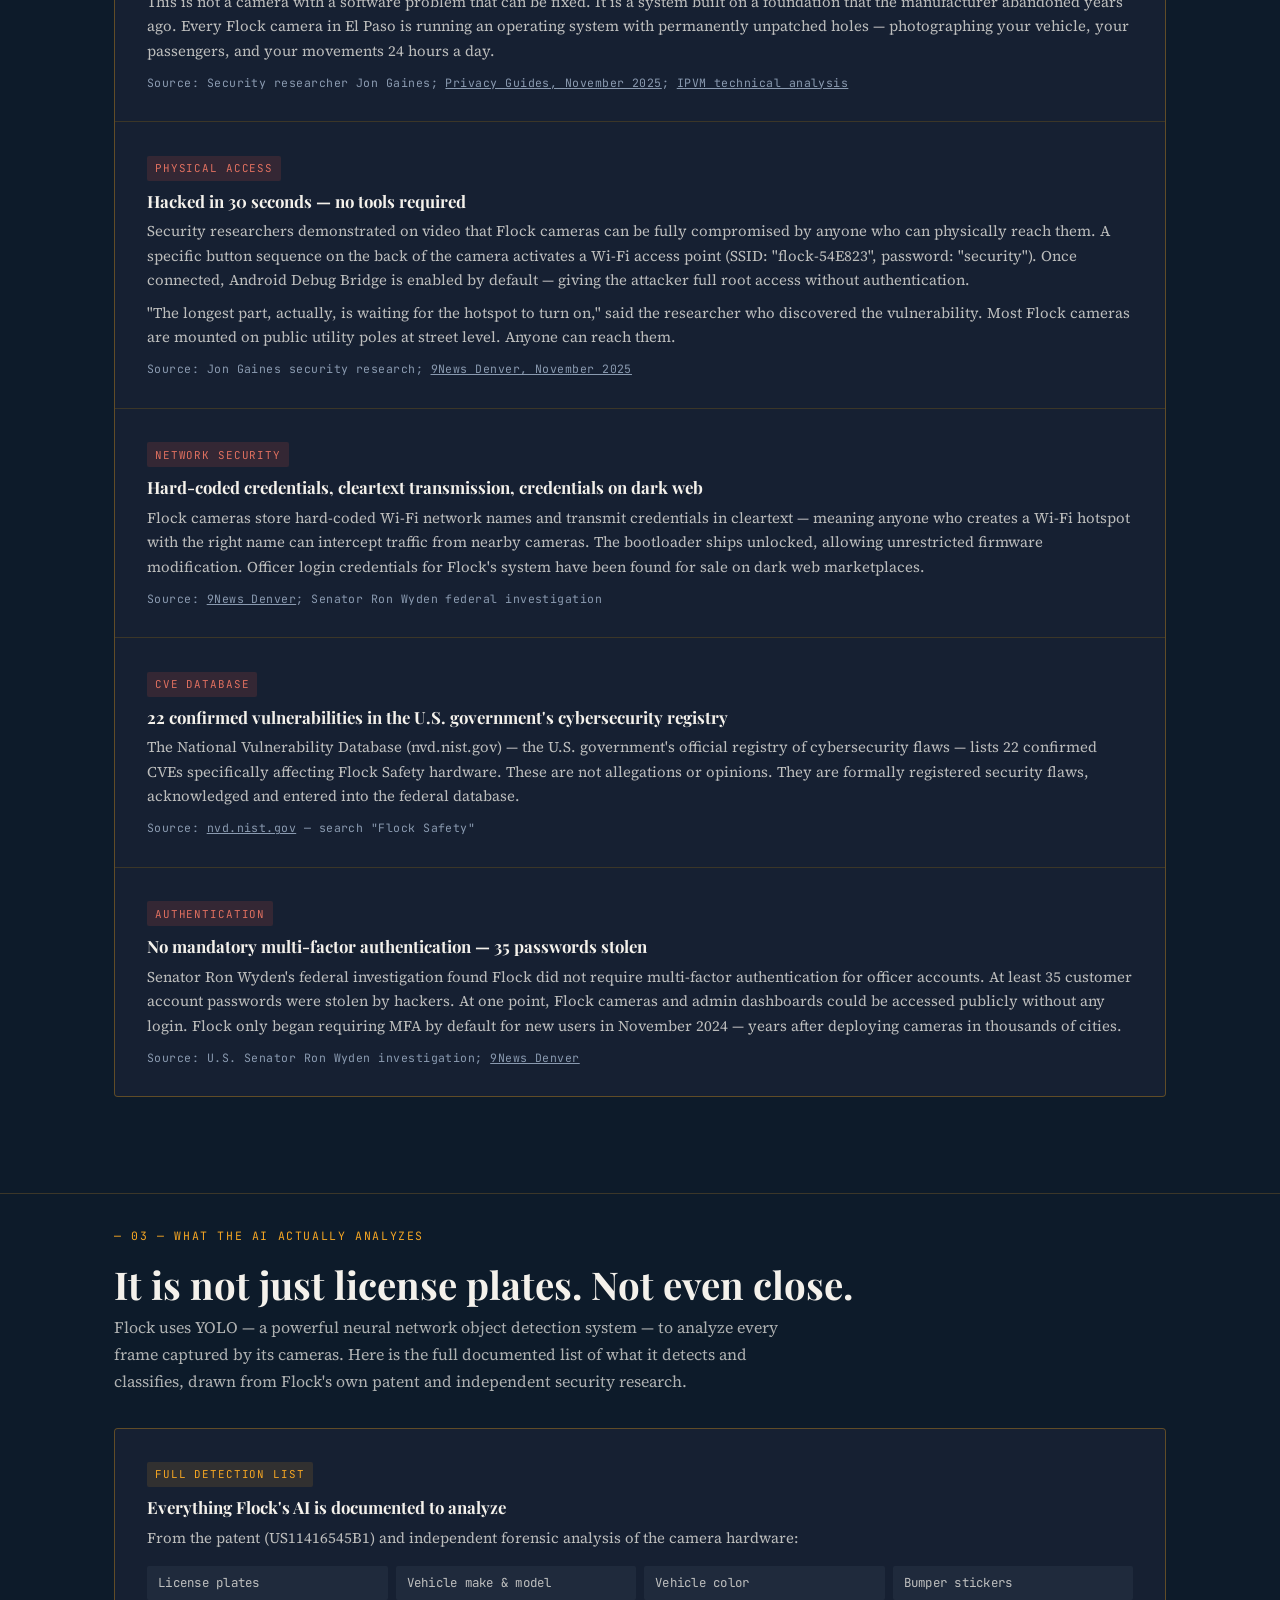
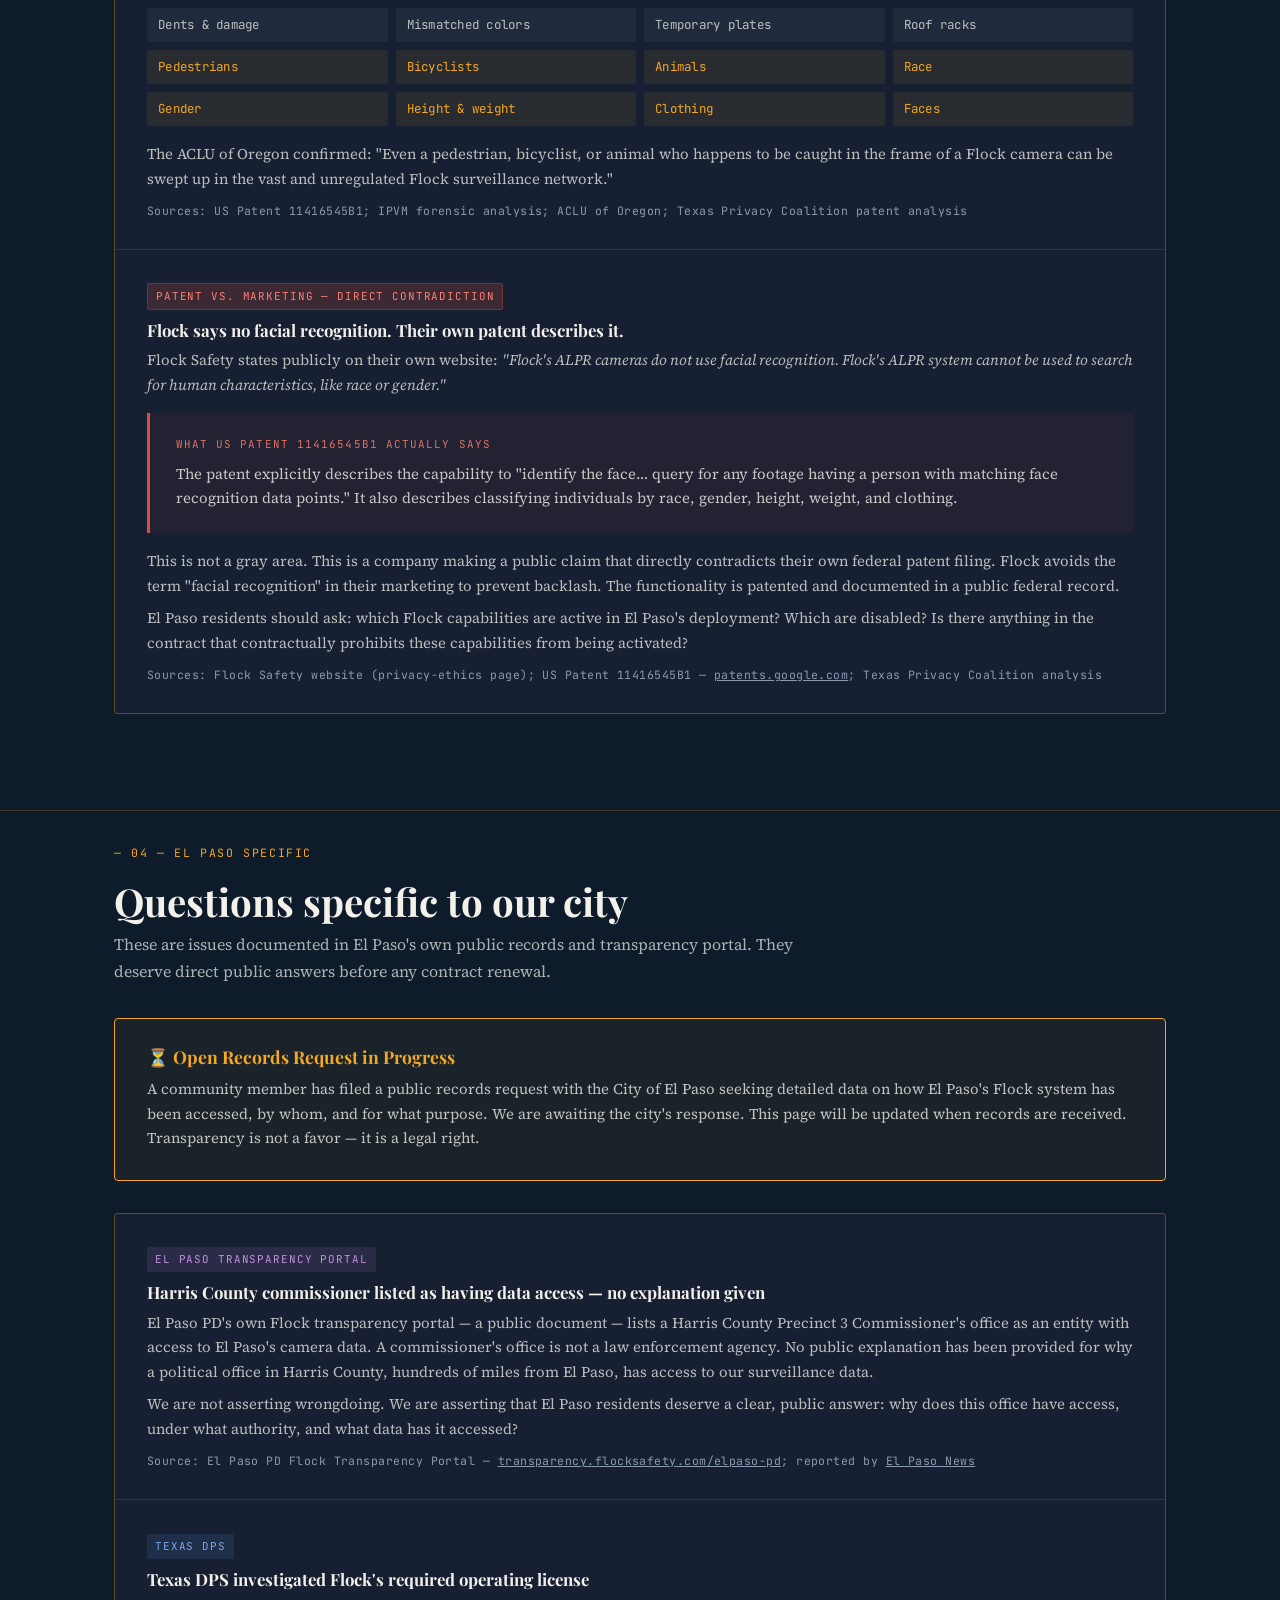
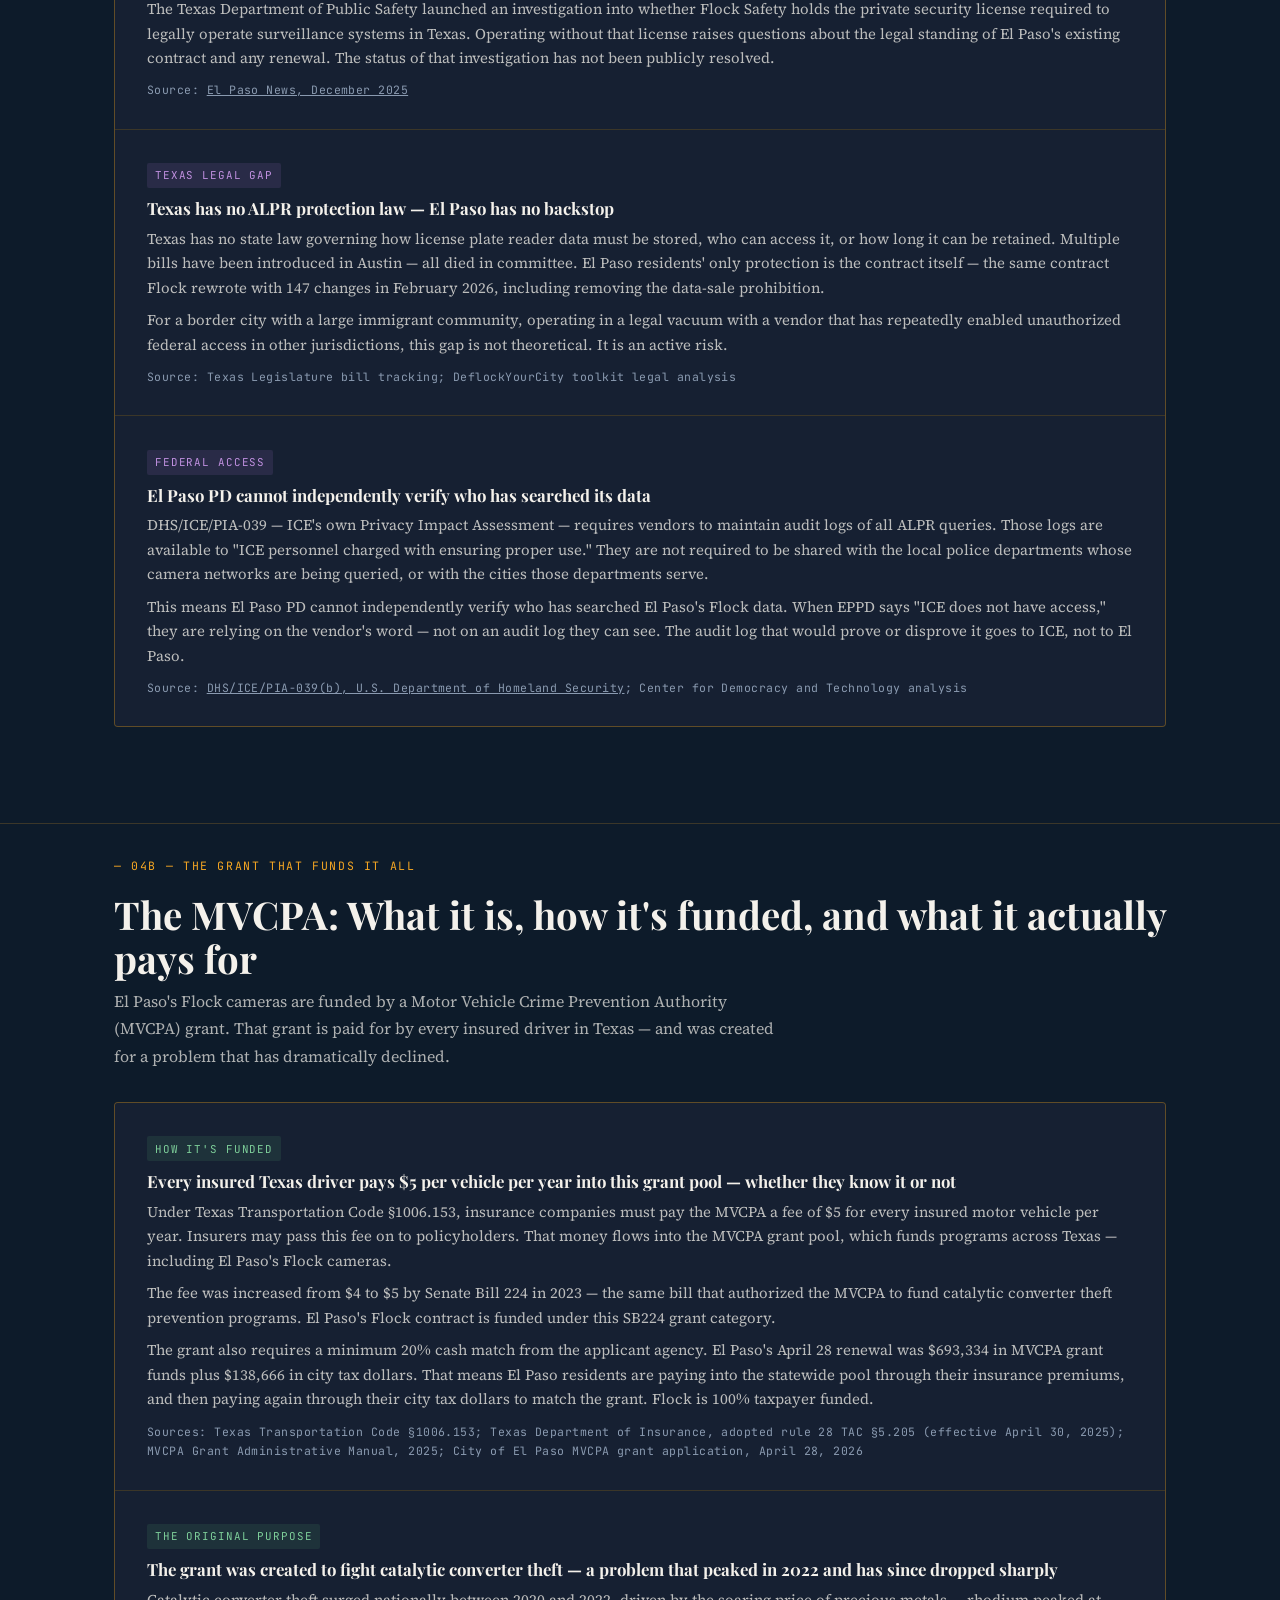
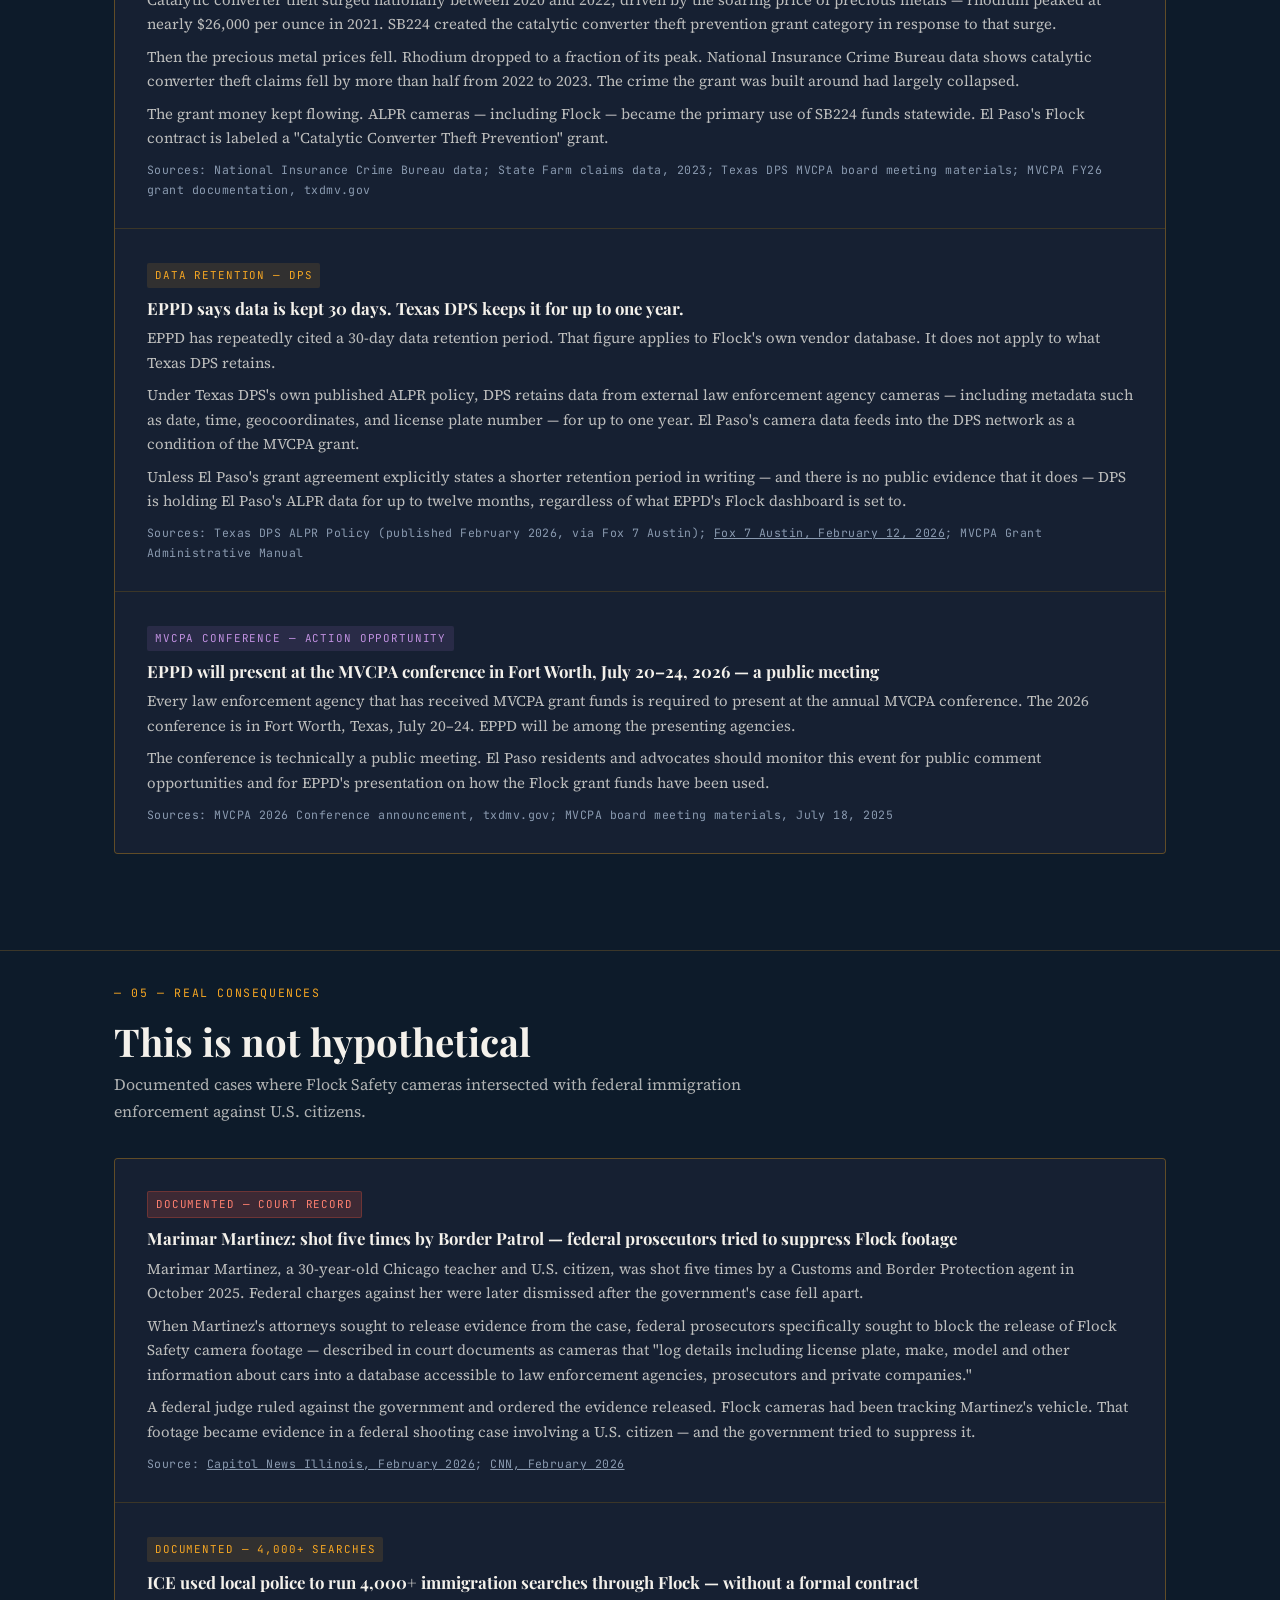
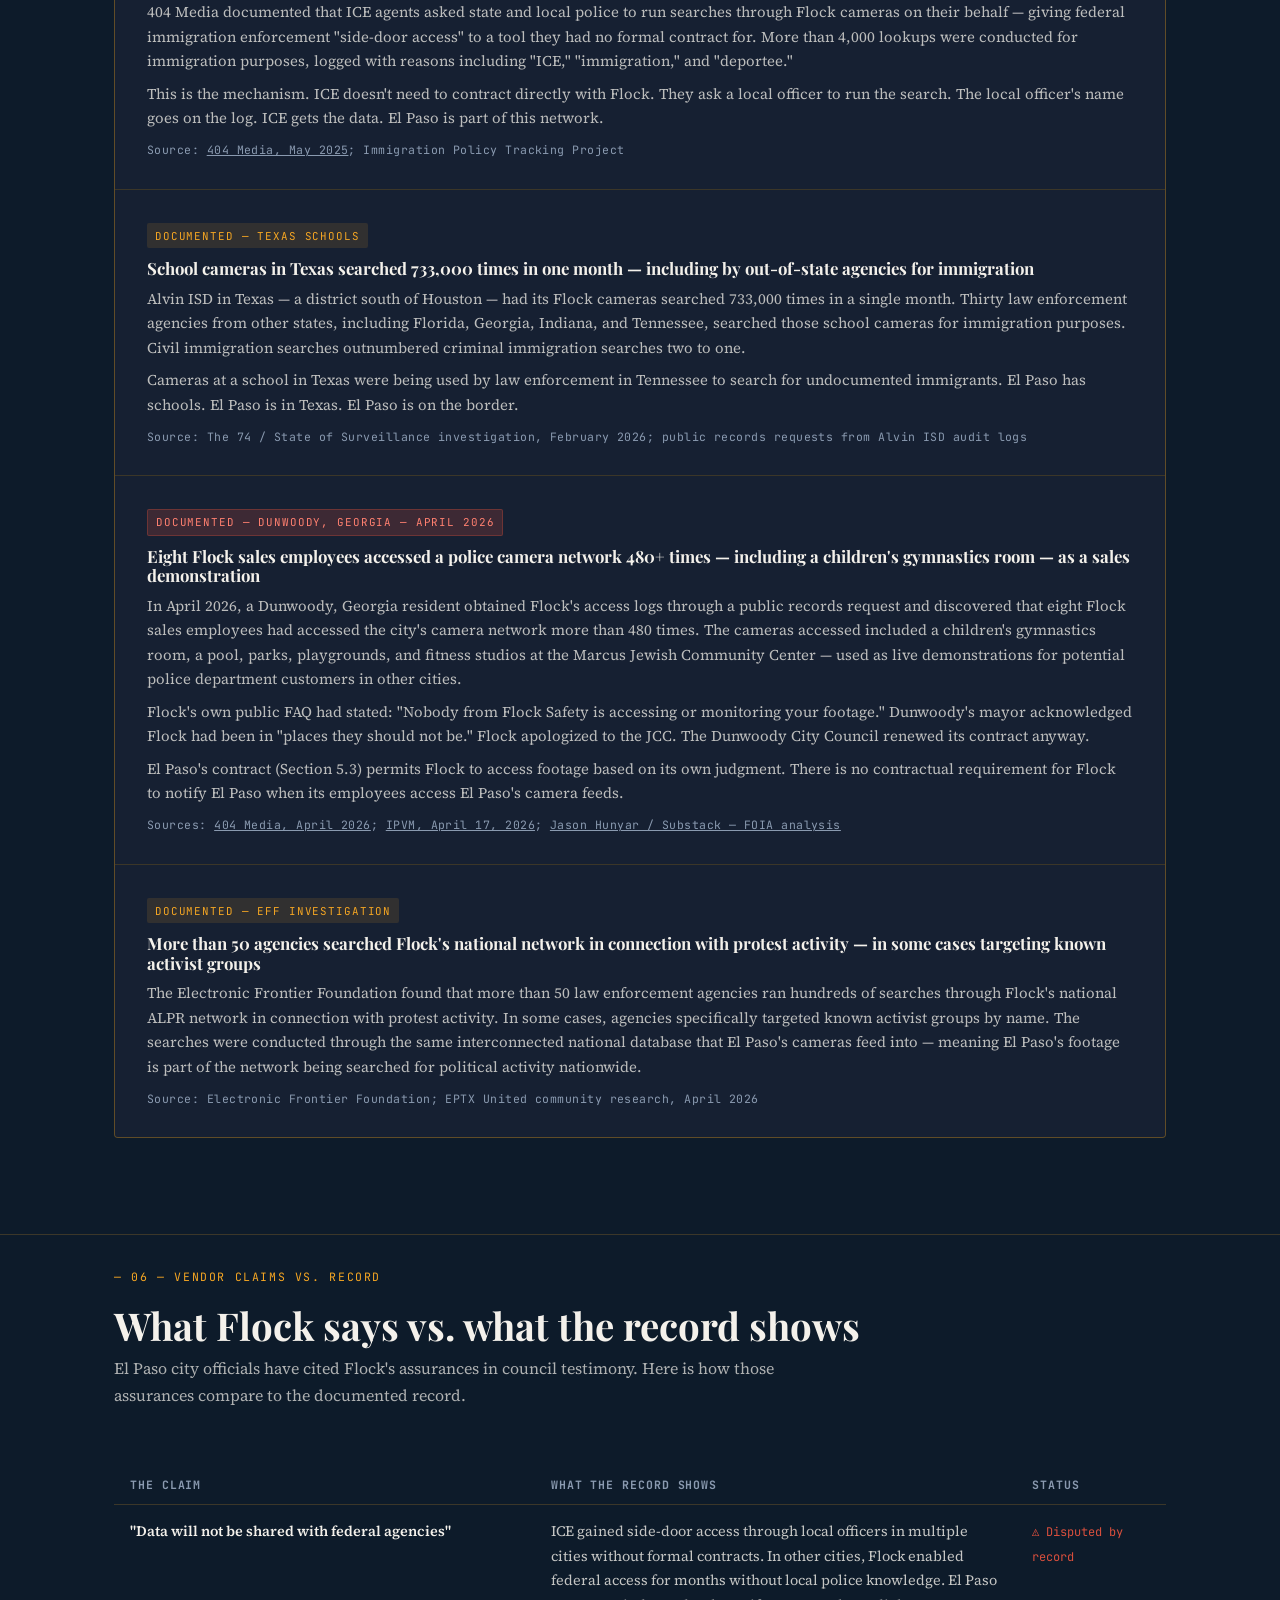
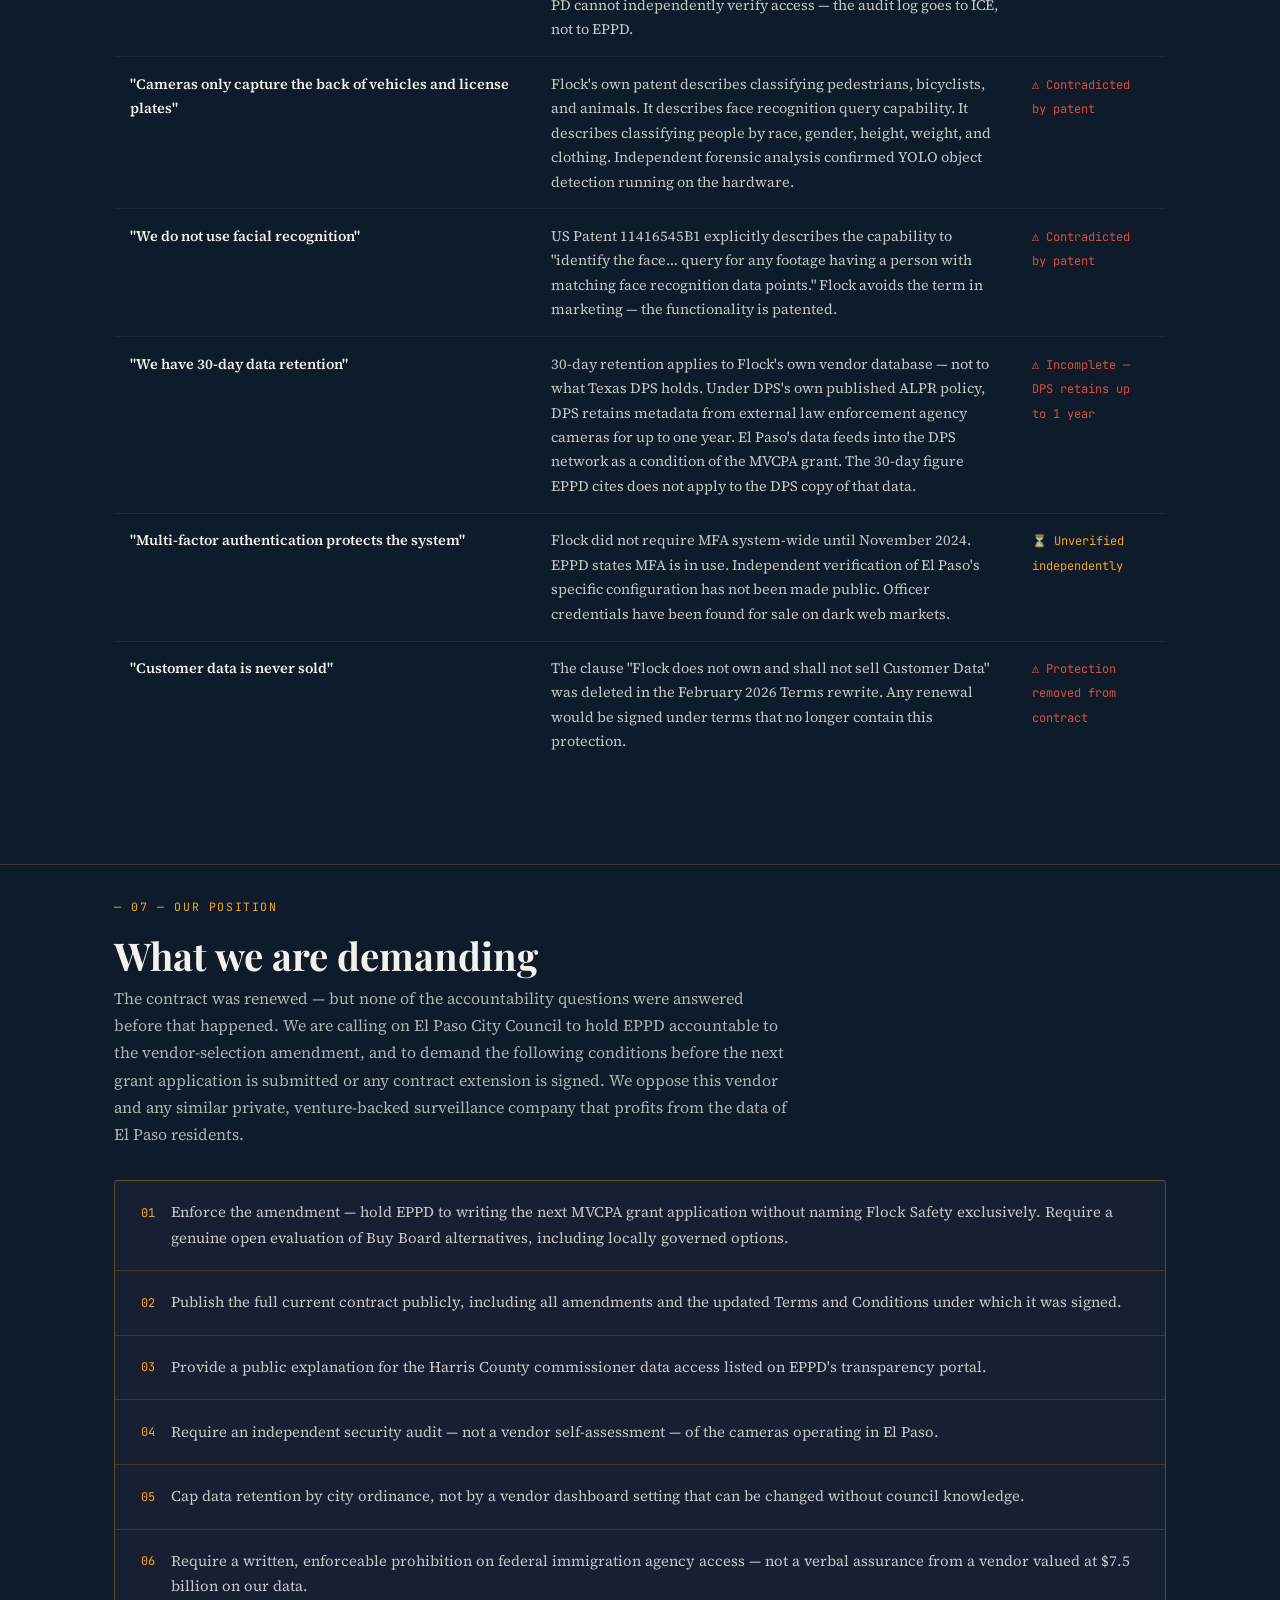
<file: facts.html>
<!DOCTYPE html>
<html lang="en">
<head>
  <meta charset="UTF-8">
  <meta name="viewport" content="width=device-width, initial-scale=1.0">
  <title>Facts &amp; Evidence — DeFlock El Paso</title>
  <meta name="description" content="Sourced, verified facts about the El Paso Flock Safety contract, the April 28 renewal, and what it means for residents. Every claim is independently verifiable.">
  <link rel="canonical" href="https://deflockelpaso.org/facts.html">
  <link rel="stylesheet" href="style.css">
  <style>
    .facts-intro { max-width: 700px; margin-bottom: 3rem; }
    .source-note {
      font-family: var(--font-mono);
      font-size: 0.72rem;
      color: var(--gray);
      letter-spacing: 0.04em;
      margin-top: 0.6rem;
    }
    .source-note a { color: var(--gray); text-decoration: underline; }
    .source-note a:hover { color: var(--amber); }
    .fact-section { margin-bottom: 4rem; }
    .fact-section h2 { margin-bottom: 0.5rem; }
    .fact-section .lead {
      font-size: 1rem;
      color: rgba(244,241,235,0.7);
      margin-bottom: 2rem;
      max-width: 680px;
    }
    .fact-cards { display: flex; flex-direction: column; gap: 1px; background: var(--border); border: 1px solid var(--border); border-radius: var(--radius); overflow: hidden; }
    .fact-card { background: var(--navy2); padding: 1.8rem 2rem; }
    .fact-card h3 { font-size: 1.05rem; margin-bottom: 0.5rem; }
    .fact-card p { font-size: 0.93rem; color: rgba(244,241,235,0.75); margin: 0 0 0.5rem; line-height: 1.65; }
    .fact-card p:last-of-type { margin-bottom: 0; }
    .fact-tag {
      display: inline-block;
      font-family: var(--font-mono);
      font-size: 0.68rem;
      letter-spacing: 0.08em;
      text-transform: uppercase;
      padding: 0.2rem 0.5rem;
      border-radius: 2px;
      margin-bottom: 0.7rem;
    }
    .tag-security  { background: rgba(217,79,61,0.15);  color: #e07060; }
    .tag-data      { background: rgba(245,166,35,0.12); color: var(--amber); }
    .tag-legal     { background: rgba(100,149,237,0.12); color: #7ba8e8; }
    .tag-contract  { background: rgba(100,200,130,0.1); color: #7ecf9a; }
    .tag-local     { background: rgba(180,120,220,0.12); color: #c090e0; }
    .tag-explosive { background: rgba(217,79,61,0.2); color: #ff8070; border: 1px solid rgba(217,79,61,0.3); }
    .open-records-box {
      border: 1px solid var(--amber);
      background: rgba(245,166,35,0.05);
      border-radius: var(--radius);
      padding: 1.8rem 2rem;
      margin-bottom: 2rem;
    }
    .open-records-box h3 { margin-bottom: 0.6rem; color: var(--amber); font-size: 1.1rem; }
    .open-records-box p { font-size: 0.93rem; color: rgba(244,241,235,0.78); margin: 0; line-height: 1.65; }
    .verdict-table { width: 100%; border-collapse: collapse; margin-top: 1.5rem; font-size: 0.9rem; }
    .verdict-table th {
      font-family: var(--font-mono);
      font-size: 0.72rem;
      letter-spacing: 0.08em;
      text-transform: uppercase;
      color: var(--gray);
      text-align: left;
      padding: 0.6rem 1rem;
      border-bottom: 1px solid var(--border);
    }
    .verdict-table td {
      padding: 0.9rem 1rem;
      border-bottom: 1px solid rgba(138,154,176,0.1);
      vertical-align: top;
      color: rgba(244,241,235,0.8);
    }
    .verdict-table tr:last-child td { border-bottom: none; }
    .verdict-table td:first-child { color: var(--white); font-weight: 600; width: 40%; }
    .badge-disputed { color: var(--red); font-family: var(--font-mono); font-size: 0.75rem; }
    .badge-confirmed { color: #7ecf9a; font-family: var(--font-mono); font-size: 0.75rem; }
    .badge-pending { color: var(--amber); font-family: var(--font-mono); font-size: 0.75rem; }
    .asks-list { list-style: none; margin: 1.5rem 0; display: flex; flex-direction: column; gap: 1px; background: var(--border); border: 1px solid var(--border); border-radius: var(--radius); overflow: hidden; }
    .asks-list li { background: var(--navy2); padding: 1.2rem 1.6rem; font-size: 0.93rem; color: rgba(244,241,235,0.8); display: flex; gap: 1rem; align-items: flex-start; }
    .ask-num { font-family: var(--font-mono); font-size: 0.75rem; color: var(--amber); flex-shrink: 0; margin-top: 0.15rem; }
    .sources-grid { display: grid; grid-template-columns: repeat(auto-fit, minmax(260px, 1fr)); gap: 1rem; margin-top: 1.5rem; }
    .source-card { background: var(--navy2); border: 1px solid var(--border); border-radius: var(--radius); padding: 1.2rem 1.4rem; }
    .source-card .source-type { font-family: var(--font-mono); font-size: 0.68rem; letter-spacing: 0.08em; text-transform: uppercase; color: var(--gray); margin-bottom: 0.4rem; }
    .source-card p { font-size: 0.88rem; color: rgba(244,241,235,0.7); margin: 0.3rem 0 0.6rem; line-height: 1.5; }
    .source-card a { font-family: var(--font-mono); font-size: 0.75rem; color: var(--amber); }
    .contrast-box {
      border-left: 3px solid var(--red);
      background: rgba(217,79,61,0.06);
      padding: 1.4rem 1.6rem;
      border-radius: 0 var(--radius) var(--radius) 0;
      margin: 1rem 0 0;
    }
    .contrast-box .contrast-label {
      font-family: var(--font-mono);
      font-size: 0.68rem;
      letter-spacing: 0.1em;
      text-transform: uppercase;
      color: #e07060;
      margin-bottom: 0.5rem;
    }
    .contrast-box p { font-size: 0.93rem; color: rgba(244,241,235,0.8); margin: 0; line-height: 1.65; }
    .ai-list { list-style: none; margin: 1rem 0 0; display: grid; grid-template-columns: repeat(auto-fit, minmax(200px, 1fr)); gap: 0.5rem; }
    .ai-list li {
      font-family: var(--font-mono);
      font-size: 0.78rem;
      color: rgba(244,241,235,0.75);
      padding: 0.4rem 0.7rem;
      background: rgba(138,154,176,0.08);
      border-radius: 2px;
      letter-spacing: 0.02em;
    }
    .ai-list li.highlight { color: var(--amber); background: rgba(245,166,35,0.08); }
    .business-stat {
      font-family: var(--font-mono);
      font-size: clamp(2rem, 4vw, 2.8rem);
      font-weight: 600;
      color: var(--amber);
      line-height: 1;
      margin-bottom: 0.3rem;
    }
    .business-explain {
      font-size: 0.88rem;
      color: var(--gray);
      margin-bottom: 1.5rem;
    }
  </style>
</head>
<body>

<div class="urgency-bar">
  ⚠ Flock Safety contract <strong>renewed April 28</strong> — the fight moves to accountability. &nbsp;<a href="action.html">What happens now →</a>
</div>

<nav>
  <div class="nav-inner">
    <a class="nav-logo" href="index.html">DEFLOCK EL PASO</a>
    <button class="nav-toggle" aria-label="Toggle menu" onclick="this.classList.toggle('open'); document.getElementById('nav-links').classList.toggle('open')">
      <span></span><span></span><span></span>
    </button>
    <ul class="nav-links" id="nav-links">
      <li><a href="problem.html">The Problem</a></li>
      <li><a href="facts.html">Facts</a></li>
      <li><a href="action.html">Take Action</a></li>
      <li><a href="blog/index.html">News</a></li>
      <li><a href="resources.html">Resources</a></li>
      <li><a href="about.html">About</a></li>
      <li><a class="nav-lang" href="es.html">ES</a></li>
    </ul>
  </div>
</nav>

<section style="padding: 4rem 0 2rem;">
  <div class="container">
    <div class="section-label">Facts &amp; Evidence</div>
    <h1 style="max-width: 700px; margin-bottom: 1rem;">What El Paso residents need to know — before and after April 28</h1>
    <div class="facts-intro">
      <p style="color: rgba(244,241,235,0.7); font-size: 1.05rem;">Every claim on this page is sourced from government documents, court filings, the federal cybersecurity database, vendor patents, the El Paso Flock Safety contract, or named investigative reporting. No anonymous sources. No speculation. Click any source link to verify for yourself.</p>
    </div>
  </div>
</section>

<!-- Section 00: The April 28 Renewal -->
<section style="padding: 2rem 0;">
  <div class="container">
    <div class="fact-section">
      <div class="section-label">00 — The April 28 Council Meeting</div>
      <h2>What happened — and what happened before anyone was looking</h2>
      <p class="lead">On April 28, 2026, El Paso City Council voted on agenda item 23: an MVCPA grant application to fund Flock Safety for another year. What the community discovered in the lead-up to that meeting revealed how the contract operates — and how accountability was avoided at every step.</p>

      <div class="fact-cards">
        <div class="fact-card">
          <div class="fact-tag tag-explosive">Public Records — On File</div>
          <h3>EPPD said the contract didn't exist. Then produced it two hours before the vote.</h3>
          <p>In late March 2026, a community member submitted a Texas Public Information Act request to El Paso PD for the Flock Safety contract. The request (Open Records Request #W200992-032526, received 03/26/2026) was for "Contract between the City of El Paso and Flock Group Inc., doing business under the name Flock Safety."</p>
          <p>EPPD's response, signed by Police Records Specialist Antonio Flores (C2039): <em>"Please be advised that I have been informed that there are no responsive documents pertaining to your request. As no responsive documents have been located, there is no charge associated with this response and your request is now considered closed."</em></p>
          <p>The contract was later produced — approximately two hours before the April 28 council vote. EPPD attributed the failure to locate it to a clerical error. The contract is now on file at deflockelpaso.org.</p>
          <div class="source-note">Source: TPIA Open Records Request #W200992-032526; EPPD response from Antonio Flores, Police Records Specialist, C2039; April 28, 2026 council proceedings</div>
        </div>
        <div class="fact-card">
          <div class="fact-tag tag-contract">Section 7.1 — Auto-Renewal</div>
          <h3>The contract auto-renews unless El Paso opts out 30 days in advance — and that window may have already closed before the council voted</h3>
          <p>The Flock contract (Section 7.1) automatically renews for successive one-year terms unless either party gives written notice of non-renewal at least 30 days before the end of the current term. The April 28 council meeting was about the MVCPA grant application to fund the contract — not whether to renew it. Whether the contract had already auto-renewed before that meeting was raised during public comment and was never addressed in council discussion.</p>
          <div class="source-note">Source: Flock Safety Master Agreement, Section 7.1 (<a href="https://deflockelpaso.org/Flock%20Safety%20Contract%20-%20COEP%202025.pdf" target="_blank" rel="noopener">contract on file — PDF</a>); April 28, 2026 council proceedings; public comment record</div>
        </div>
        <div class="fact-card">
          <div class="fact-tag tag-contract">April 28, 2026</div>
          <h3>$693,334 in grant funds + $138,666 in El Paso tax dollars — no public vote on whether to continue with Flock</h3>
          <p>EPPD requested $693,334 from the Motor Vehicle Crime Prevention Authority plus $138,666 in city tax dollars to fund Flock for another year. The council voted on this grant application — agenda item 23 — without a standalone vote on whether to continue the Flock contract itself. An amendment to agenda item 23 passed, requiring EPPD to write the next MVCPA grant application without naming Flock as the exclusive vendor. EPPD reassured council that if acceptable terms that protect privacy and safety cannot be negotiated, a different vendor will be chosen.</p>
          <div class="source-note">Source: City of El Paso MVCPA grant application, April 28, 2026; council proceedings, agenda item 23 and amendment</div>
        </div>
        <div class="fact-card">
          <div class="fact-tag tag-contract">What Changed — And What Didn't</div>
          <h3>The grant vote resolved none of the documented problems</h3>
          <p>The April 28 vote did not patch the Android 8.1 vulnerabilities. It did not explain the Harris County commissioner data access. It did not restore the deleted data-sale prohibition. It did not provide a written prohibition on ICE access. It did not resolve the Texas DPS licensing investigation. It did not require an independent security audit. It did not require Flock to notify El Paso of data breaches. The contract's irrevocable data license — which survives contract termination — was not addressed.</p>
          <div class="source-note">Source: Flock Safety Master Agreement (<a href="https://deflockelpaso.org/Flock%20Safety%20Contract%20-%20COEP%202025.pdf" target="_blank" rel="noopener">contract on file — PDF</a>); Flock Safety Terms of Service, February 2026 version; March 3 and April 28 council proceedings</div>
        </div>
      </div>
    </div>
  </div>
</section>

<!-- Section 1: The Business Model -->
<section style="padding: 2rem 0;">
  <div class="container">
    <div class="fact-section">
      <div class="section-label">01 — The Business Model</div>
      <h2>El Paso is not Flock's customer. El Paso residents are the product.</h2>
      <p class="lead">Before examining specific failures, understand what Flock Safety actually is — because the business model explains everything else.</p>

      <div class="fact-cards">
        <div class="fact-card">
          <div class="fact-tag tag-data">Valuation vs. Price</div>
          <h3>$7.5 billion valuation. Less than $5,000 per camera per year.</h3>
          <div class="business-stat">$7,500,000,000</div>
          <p class="business-explain">Flock Safety's valuation — a Georgia startup with $950 million in venture capital funding</p>
          <div class="business-stat">$4,683</div>
          <p class="business-explain">What El Paso paid per camera per year — 150 cameras, $702,500 total grant, 24/7 surveillance of a major city</p>
          <p>Ask the question any Texan should ask: how does a company justify a $7.5 billion valuation by charging less than $5,000 per camera per year? The hardware is not the product. The network is. Every city Flock enters adds to a massive, interconnected database of vehicle movements across America. That database — your routes, your patterns, your life — is what investors are valuing at $7.5 billion.</p>
          <p>El Paso didn't buy a public safety tool. El Paso gave a private company free access to photograph every vehicle in our city, 24 hours a day, in exchange for hardware that costs less than a used car per year. That price only makes sense if the data has far greater value than what the city is paying for it.</p>
          <div class="source-note">Sources: El Paso PD memo (August 2025) — $702,500 grant for 150 cameras; Flock Safety investor reporting — $7.5B valuation, $950M raised</div>
        </div>
        <div class="fact-card">
          <div class="fact-tag tag-contract">February 2026</div>
          <h3>Flock deleted the clause saying they won't sell your data</h3>
          <p>In February 2026, Flock Safety rewrote its Terms of Service with 147 documented changes. The most significant: deletion of the clause that previously stated "Flock does not own and shall not sell Customer Data." That language no longer exists in the current terms — the terms under which the April 28 renewal was signed.</p>
          <p>When a surveillance company quietly removes the promise not to sell your data from its contract, that is not an administrative update. That is a signal about business intent.</p>
          <div class="source-note">Source: Documented by DeflockYourCity toolkit; independently verifiable via Flock's published terms history</div>
        </div>
        <div class="fact-card">
          <div class="fact-tag tag-contract">Nova Platform</div>
          <h3>Flock is building a system to track specific individuals without a warrant</h3>
          <p>In May 2025, 404 Media reported that Flock was developing "Nova" — described internally as a "public safety data platform" that supplements ALPR data with commercial data sources to build profiles on and track specific individuals without a warrant. The Electronic Frontier Foundation called it a "dystopian panopticon." Nova was already in use by law enforcement in an Early Access program before the reporting surfaced.</p>
          <div class="source-note">Source: <a href="https://www.404media.co" target="_blank" rel="noopener">404 Media, May 2025</a>; Electronic Frontier Foundation</div>
        </div>
      </div>
    </div>
  </div>
</section>

<!-- Section 1b: Contract Analysis -->
<section style="padding: 2rem 0;">
  <div class="container">
    <div class="fact-section">
      <div class="section-label">01b — What the Contract Actually Says</div>
      <h2>El Paso signed a contract that protects Flock, not El Paso</h2>
      <p class="lead">The Flock Safety Master Agreement governing El Paso's contract is on file. A section-by-section reading reveals terms that should have been disclosed before any council vote — and weren't.</p>

      <div class="fact-cards">
        <div class="fact-card">
          <div class="fact-tag tag-contract">Section 4.1</div>
          <h3>Flock's license to El Paso's data is permanent and irrevocable — even after the contract ends</h3>
          <p>Section 4.1 grants Flock a "limited, non-exclusive, royalty-free, irrevocable, worldwide license" to use El Paso's camera data. The word <em>irrevocable</em> means El Paso cannot take back this license even if it cancels the contract or switches vendors. Data collected from El Paso's 150 cameras is licensed to Flock permanently.</p>
          <div class="source-note">Source: Flock Safety Master Agreement, Section 4.1 (<a href="https://deflockelpaso.org/Flock%20Safety%20Contract%20-%20COEP%202025.pdf" target="_blank" rel="noopener">contract on file — download PDF</a>)</div>
        </div>
        <div class="fact-card">
          <div class="fact-tag tag-contract">Section 4.3</div>
          <h3>Flock decides what "anonymized" means — and can use that data forever for AI training and new products</h3>
          <p>Section 4.3 gives Flock a "non-exclusive, worldwide, perpetual, royalty-free right to use and distribute" data it classifies as "anonymized" — for AI training, new product development, and "other Flock offerings." Flock defines what meets the anonymization standard. El Paso has no consent or notification rights over this use, which survives contract termination.</p>
          <div class="source-note">Source: Flock Safety Master Agreement, Section 4.3 (<a href="https://deflockelpaso.org/Flock%20Safety%20Contract%20-%20COEP%202025.pdf" target="_blank" rel="noopener">contract on file — PDF</a>)</div>
        </div>
        <div class="fact-card">
          <div class="fact-tag tag-contract">Section 5.3</div>
          <h3>Flock can hand El Paso's footage to any government agency — including ICE — based solely on its own judgment, without notifying El Paso</h3>
          <p>Section 5.3 permits Flock to disclose footage to "law enforcement authorities, government officials, and/or third parties" if Flock has a "good faith belief" that disclosure is necessary. This is Flock's judgment call — El Paso is not required to be notified. This is the contractual mechanism Rep. Limón identified on March 3 as "the back door."</p>
          <div class="source-note">Source: Flock Safety Master Agreement, Section 5.3 (<a href="https://deflockelpaso.org/Flock%20Safety%20Contract%20-%20COEP%202025.pdf" target="_blank" rel="noopener">contract on file — PDF</a>); March 3, 2026 council testimony, Rep. Lily Limón</div>
        </div>
        <div class="fact-card">
          <div class="fact-tag tag-contract">Section 7.1</div>
          <h3>Auto-renewal — El Paso had to opt out 30 days before the term ended or the contract renewed automatically</h3>
          <p>Section 7.1 states the contract "will automatically renew for successive renewal terms of the greater of one year" unless either party gives written notice of non-renewal at least 30 days before the end of the current term. There is no public record that El Paso gave this notice. The question of when exactly the contract auto-renewed — and whether it happened before the April 28 council meeting — was raised at public comment and never addressed.</p>
          <div class="source-note">Source: Flock Safety Master Agreement, Section 7.1 (<a href="https://deflockelpaso.org/Flock%20Safety%20Contract%20-%20COEP%202025.pdf" target="_blank" rel="noopener">contract on file — PDF</a>); April 28, 2026 public comment record</div>
        </div>
        <div class="fact-card">
          <div class="fact-tag tag-contract">Section 9.1</div>
          <h3>If Flock's failures harm El Paso residents, Flock's maximum liability is capped at $702,500</h3>
          <p>Section 9.1 caps Flock's total liability at the fees paid in the twelve months prior to any claim — approximately $702,500. Against a company valued at $7.5 billion, this means El Paso's legal recourse for any data breach, misuse, or harm caused by Flock's failures is capped at less than 0.01% of the company's valuation.</p>
          <div class="source-note">Source: Flock Safety Master Agreement, Section 9.1 (<a href="https://deflockelpaso.org/Flock%20Safety%20Contract%20-%20COEP%202025.pdf" target="_blank" rel="noopener">contract on file — PDF</a>)</div>
        </div>
        <div class="fact-card">
          <div class="fact-tag tag-contract">Section 11.4</div>
          <h3>Flock can rewrite the contract's terms at any time without notifying El Paso or asking for consent</h3>
          <p>Section 11.4 establishes that Flock's Terms and Conditions govern the agreement — and the final line of those Terms states: "These Terms and Conditions are subject to change." Flock has already rewritten these terms twice since January 2025, including the February 2026 rewrite that removed the data-sale prohibition. El Paso is not required to be notified of changes, and the contract does not require consent.</p>
          <div class="source-note">Source: Flock Safety Master Agreement, Section 11.4; Flock Safety Terms and Conditions (July 22, 2025 version, on file); February 2026 Terms rewrite documented by DeflockYourCity</div>
        </div>
        <div class="fact-card">
          <div class="fact-tag tag-security">No Section Exists</div>
          <h3>There is no data breach notification requirement anywhere in the contract</h3>
          <p>The Flock Safety Master Agreement contains no provision requiring Flock to notify El Paso if El Paso's data is compromised, accessed without authorization, or leaked. Flock is not contractually obligated to tell the city if its residents' data is breached. In 2025, security researchers found 67 Flock cameras streaming live footage to the open internet without passwords — under a contract with no breach notification clause.</p>
          <div class="source-note">Source: Flock Safety Master Agreement (full review, contract on file); security researcher findings, 2025</div>
        </div>
        <div class="fact-card">
          <div class="fact-tag tag-contract">Line Item FLCK-FALCON-2-LE</div>
          <h3>What El Paso signed for is called a "Vehicle Fingerprint" camera — the transparency portal only says "License Plates and Vehicles"</h3>
          <p>The product El Paso contracted for is described in the purchase order as "Flock Group Falcon Infrastructure — License Plate Recognition Camera with Vehicle Fingerprint™ + Machine Learning Software." The transparency portal visible to the public lists capabilities as "License Plates and Vehicles." The product name in El Paso's own signed contract includes Vehicle Fingerprint™ — a capability not disclosed in public-facing transparency materials.</p>
          <div class="source-note">Source: Insight Public Sector Quotation #0228097218, January 16, 2025 (<a href="https://deflockelpaso.org/Flock%20Safety%20Contract%20-%20COEP%202025.pdf" target="_blank" rel="noopener">contract on file — PDF</a>); EPPD Flock transparency portal, transparency.flocksafety.com/elpaso-pd</div>
        </div>
      </div>
    </div>
  </div>
</section>

<!-- Section 2: Security -->
<section style="padding: 2rem 0;">
  <div class="container">
    <div class="fact-section">
      <div class="section-label">02 — Security</div>
      <h2>A permanently vulnerable system running on a dead operating system</h2>
      <p class="lead">Flock cameras are not simple cameras. They are networked computers mounted on public poles, running an operating system that will never receive another security update.</p>

      <div class="fact-cards">
        <div class="fact-card">
          <div class="fact-tag tag-security">Operating System</div>
          <h3>Android 8.1 — discontinued in 2021, never to be patched again</h3>
          <p>Flock Falcon cameras run Android 8.1 (Oreo) — an operating system Google discontinued in 2021. This is not a temporary gap. Android 8.1 will never receive another security update. Ever. The hundreds of known vulnerabilities in that operating system are permanent, unpatched attack surfaces.</p>
          <p>This is not a camera with a software problem that can be fixed. It is a system built on a foundation that the manufacturer abandoned years ago. Every Flock camera in El Paso is running an operating system with permanently unpatched holes — photographing your vehicle, your passengers, and your movements 24 hours a day.</p>
          <div class="source-note">Source: Security researcher Jon Gaines; <a href="https://www.privacyguides.org/news/2025/11/17/ben-jordan-exposes-severe-security-vulnerabilities-in-flock-safety-cameras/" target="_blank" rel="noopener">Privacy Guides, November 2025</a>; <a href="https://ipvm.com/reports/dissecting-flock" target="_blank" rel="noopener">IPVM technical analysis</a></div>
        </div>
        <div class="fact-card">
          <div class="fact-tag tag-security">Physical Access</div>
          <h3>Hacked in 30 seconds — no tools required</h3>
          <p>Security researchers demonstrated on video that Flock cameras can be fully compromised by anyone who can physically reach them. A specific button sequence on the back of the camera activates a Wi-Fi access point (SSID: "flock-54E823", password: "security"). Once connected, Android Debug Bridge is enabled by default — giving the attacker full root access without authentication.</p>
          <p>"The longest part, actually, is waiting for the hotspot to turn on," said the researcher who discovered the vulnerability. Most Flock cameras are mounted on public utility poles at street level. Anyone can reach them.</p>
          <div class="source-note">Source: Jon Gaines security research; <a href="https://www.9news.com/article/tech/researchers-claim-flock-cameras-are-easy-to-hack/73-6c805b4a-7b64-4d71-828e-961dda84b8e5" target="_blank" rel="noopener">9News Denver, November 2025</a></div>
        </div>
        <div class="fact-card">
          <div class="fact-tag tag-security">Network Security</div>
          <h3>Hard-coded credentials, cleartext transmission, credentials on dark web</h3>
          <p>Flock cameras store hard-coded Wi-Fi network names and transmit credentials in cleartext — meaning anyone who creates a Wi-Fi hotspot with the right name can intercept traffic from nearby cameras. The bootloader ships unlocked, allowing unrestricted firmware modification. Officer login credentials for Flock's system have been found for sale on dark web marketplaces.</p>
          <div class="source-note">Source: <a href="https://www.9news.com/article/tech/researchers-claim-flock-cameras-are-easy-to-hack/73-6c805b4a-7b64-4d71-828e-961dda84b8e5" target="_blank" rel="noopener">9News Denver</a>; Senator Ron Wyden federal investigation</div>
        </div>
        <div class="fact-card">
          <div class="fact-tag tag-security">CVE Database</div>
          <h3>22 confirmed vulnerabilities in the U.S. government's cybersecurity registry</h3>
          <p>The National Vulnerability Database (nvd.nist.gov) — the U.S. government's official registry of cybersecurity flaws — lists 22 confirmed CVEs specifically affecting Flock Safety hardware. These are not allegations or opinions. They are formally registered security flaws, acknowledged and entered into the federal database.</p>
          <div class="source-note">Source: <a href="https://nvd.nist.gov/vuln/search/results?query=flock+safety" target="_blank" rel="noopener">nvd.nist.gov</a> — search "Flock Safety"</div>
        </div>
        <div class="fact-card">
          <div class="fact-tag tag-security">Authentication</div>
          <h3>No mandatory multi-factor authentication — 35 passwords stolen</h3>
          <p>Senator Ron Wyden's federal investigation found Flock did not require multi-factor authentication for officer accounts. At least 35 customer account passwords were stolen by hackers. At one point, Flock cameras and admin dashboards could be accessed publicly without any login. Flock only began requiring MFA by default for new users in November 2024 — years after deploying cameras in thousands of cities.</p>
          <div class="source-note">Source: U.S. Senator Ron Wyden investigation; <a href="https://www.9news.com/article/tech/researchers-claim-flock-cameras-are-easy-to-hack/73-6c805b4a-7b64-4d71-828e-961dda84b8e5" target="_blank" rel="noopener">9News Denver</a></div>
        </div>
      </div>
    </div>
  </div>
</section>

<!-- Section 3: What the AI Actually Sees -->
<section style="padding: 2rem 0;">
  <div class="container">
    <div class="fact-section">
      <div class="section-label">03 — What the AI Actually Analyzes</div>
      <h2>It is not just license plates. Not even close.</h2>
      <p class="lead">Flock uses YOLO — a powerful neural network object detection system — to analyze every frame captured by its cameras. Here is the full documented list of what it detects and classifies, drawn from Flock's own patent and independent security research.</p>

      <div class="fact-cards">
        <div class="fact-card">
          <div class="fact-tag tag-data">Full Detection List</div>
          <h3>Everything Flock's AI is documented to analyze</h3>
          <p>From the patent (US11416545B1) and independent forensic analysis of the camera hardware:</p>
          <ul class="ai-list">
            <li>License plates</li>
            <li>Vehicle make &amp; model</li>
            <li>Vehicle color</li>
            <li>Bumper stickers</li>
            <li>Dents &amp; damage</li>
            <li>Mismatched colors</li>
            <li>Temporary plates</li>
            <li>Roof racks</li>
            <li class="highlight">Pedestrians</li>
            <li class="highlight">Bicyclists</li>
            <li class="highlight">Animals</li>
            <li class="highlight">Race</li>
            <li class="highlight">Gender</li>
            <li class="highlight">Height &amp; weight</li>
            <li class="highlight">Clothing</li>
            <li class="highlight">Faces</li>
          </ul>
          <p style="margin-top: 1rem;">The ACLU of Oregon confirmed: "Even a pedestrian, bicyclist, or animal who happens to be caught in the frame of a Flock camera can be swept up in the vast and unregulated Flock surveillance network."</p>
          <div class="source-note">Sources: US Patent 11416545B1; IPVM forensic analysis; ACLU of Oregon; Texas Privacy Coalition patent analysis</div>
        </div>

        <div class="fact-card">
          <div class="fact-tag tag-explosive">Patent vs. Marketing — Direct Contradiction</div>
          <h3>Flock says no facial recognition. Their own patent describes it.</h3>
          <p>Flock Safety states publicly on their own website: <em>"Flock's ALPR cameras do not use facial recognition. Flock's ALPR system cannot be used to search for human characteristics, like race or gender."</em></p>

          <div class="contrast-box">
            <div class="contrast-label">What US Patent 11416545B1 actually says</div>
            <p>The patent explicitly describes the capability to "identify the face… query for any footage having a person with matching face recognition data points." It also describes classifying individuals by race, gender, height, weight, and clothing.</p>
          </div>

          <p style="margin-top: 1rem;">This is not a gray area. This is a company making a public claim that directly contradicts their own federal patent filing. Flock avoids the term "facial recognition" in their marketing to prevent backlash. The functionality is patented and documented in a public federal record.</p>
          <p>El Paso residents should ask: which Flock capabilities are active in El Paso's deployment? Which are disabled? Is there anything in the contract that contractually prohibits these capabilities from being activated?</p>
          <div class="source-note">Sources: Flock Safety website (privacy-ethics page); US Patent 11416545B1 — <a href="https://patents.google.com/patent/US11416545B1" target="_blank" rel="noopener">patents.google.com</a>; Texas Privacy Coalition analysis</div>
        </div>
      </div>
    </div>
  </div>
</section>

<!-- Section 4: El Paso Specific -->
<section style="padding: 2rem 0;">
  <div class="container">
    <div class="fact-section">
      <div class="section-label">04 — El Paso Specific</div>
      <h2>Questions specific to our city</h2>
      <p class="lead">These are issues documented in El Paso's own public records and transparency portal. They deserve direct public answers before any contract renewal.</p>

      <div class="open-records-box">
        <h3>⏳ Open Records Request in Progress</h3>
        <p>A community member has filed a public records request with the City of El Paso seeking detailed data on how El Paso's Flock system has been accessed, by whom, and for what purpose. We are awaiting the city's response. This page will be updated when records are received. Transparency is not a favor — it is a legal right.</p>
      </div>

      <div class="fact-cards">
        <div class="fact-card">
          <div class="fact-tag tag-local">El Paso Transparency Portal</div>
          <h3>Harris County commissioner listed as having data access — no explanation given</h3>
          <p>El Paso PD's own Flock transparency portal — a public document — lists a Harris County Precinct 3 Commissioner's office as an entity with access to El Paso's camera data. A commissioner's office is not a law enforcement agency. No public explanation has been provided for why a political office in Harris County, hundreds of miles from El Paso, has access to our surveillance data.</p>
          <p>We are not asserting wrongdoing. We are asserting that El Paso residents deserve a clear, public answer: why does this office have access, under what authority, and what data has it accessed?</p>
          <div class="source-note">Source: El Paso PD Flock Transparency Portal — <a href="https://transparency.flocksafety.com/elpaso-pd" target="_blank" rel="noopener">transparency.flocksafety.com/elpaso-pd</a>; reported by <a href="https://elpasonews.org/2025/12/23/el-paso-police-use-controversial-traffic-cameras-other-cities-are-cancelling-for-privacy-concerns/" target="_blank" rel="noopener">El Paso News</a></div>
        </div>
        <div class="fact-card">
          <div class="fact-tag tag-legal">Texas DPS</div>
          <h3>Texas DPS investigated Flock's required operating license</h3>
          <p>The Texas Department of Public Safety launched an investigation into whether Flock Safety holds the private security license required to legally operate surveillance systems in Texas. Operating without that license raises questions about the legal standing of El Paso's existing contract and any renewal. The status of that investigation has not been publicly resolved.</p>
          <div class="source-note">Source: <a href="https://elpasonews.org/2025/12/23/el-paso-police-use-controversial-traffic-cameras-other-cities-are-cancelling-for-privacy-concerns/" target="_blank" rel="noopener">El Paso News, December 2025</a></div>
        </div>
        <div class="fact-card">
          <div class="fact-tag tag-local">Texas Legal Gap</div>
          <h3>Texas has no ALPR protection law — El Paso has no backstop</h3>
          <p>Texas has no state law governing how license plate reader data must be stored, who can access it, or how long it can be retained. Multiple bills have been introduced in Austin — all died in committee. El Paso residents' only protection is the contract itself — the same contract Flock rewrote with 147 changes in February 2026, including removing the data-sale prohibition.</p>
          <p>For a border city with a large immigrant community, operating in a legal vacuum with a vendor that has repeatedly enabled unauthorized federal access in other jurisdictions, this gap is not theoretical. It is an active risk.</p>
          <div class="source-note">Source: Texas Legislature bill tracking; DeflockYourCity toolkit legal analysis</div>
        </div>
        <div class="fact-card">
          <div class="fact-tag tag-local">Federal Access</div>
          <h3>El Paso PD cannot independently verify who has searched its data</h3>
          <p>DHS/ICE/PIA-039 — ICE's own Privacy Impact Assessment — requires vendors to maintain audit logs of all ALPR queries. Those logs are available to "ICE personnel charged with ensuring proper use." They are not required to be shared with the local police departments whose camera networks are being queried, or with the cities those departments serve.</p>
          <p>This means El Paso PD cannot independently verify who has searched El Paso's Flock data. When EPPD says "ICE does not have access," they are relying on the vendor's word — not on an audit log they can see. The audit log that would prove or disprove it goes to ICE, not to El Paso.</p>
          <div class="source-note">Source: <a href="https://www.dhs.gov/publication/dhs-ice-pia-039-acquisition-and-use-license-plate-reader-data-commercial-service" target="_blank" rel="noopener">DHS/ICE/PIA-039(b), U.S. Department of Homeland Security</a>; Center for Democracy and Technology analysis</div>
        </div>
      </div>
    </div>
  </div>
</section>

<!-- Section 4b: MVCPA Grant -->
<section style="padding: 2rem 0;">
  <div class="container">
    <div class="fact-section">
      <div class="section-label">04b — The Grant That Funds It All</div>
      <h2>The MVCPA: What it is, how it's funded, and what it actually pays for</h2>
      <p class="lead">El Paso's Flock cameras are funded by a Motor Vehicle Crime Prevention Authority (MVCPA) grant. That grant is paid for by every insured driver in Texas — and was created for a problem that has dramatically declined.</p>

      <div class="fact-cards">
        <div class="fact-card">
          <div class="fact-tag tag-contract">How It's Funded</div>
          <h3>Every insured Texas driver pays $5 per vehicle per year into this grant pool — whether they know it or not</h3>
          <p>Under Texas Transportation Code §1006.153, insurance companies must pay the MVCPA a fee of $5 for every insured motor vehicle per year. Insurers may pass this fee on to policyholders. That money flows into the MVCPA grant pool, which funds programs across Texas — including El Paso's Flock cameras.</p>
          <p>The fee was increased from $4 to $5 by Senate Bill 224 in 2023 — the same bill that authorized the MVCPA to fund catalytic converter theft prevention programs. El Paso's Flock contract is funded under this SB224 grant category.</p>
          <p>The grant also requires a minimum 20% cash match from the applicant agency. El Paso's April 28 renewal was $693,334 in MVCPA grant funds plus $138,666 in city tax dollars. That means El Paso residents are paying into the statewide pool through their insurance premiums, and then paying again through their city tax dollars to match the grant. Flock is 100% taxpayer funded.</p>
          <div class="source-note">Sources: Texas Transportation Code §1006.153; Texas Department of Insurance, adopted rule 28 TAC §5.205 (effective April 30, 2025); MVCPA Grant Administrative Manual, 2025; City of El Paso MVCPA grant application, April 28, 2026</div>
        </div>
        <div class="fact-card">
          <div class="fact-tag tag-contract">The Original Purpose</div>
          <h3>The grant was created to fight catalytic converter theft — a problem that peaked in 2022 and has since dropped sharply</h3>
          <p>Catalytic converter theft surged nationally between 2020 and 2022, driven by the soaring price of precious metals — rhodium peaked at nearly $26,000 per ounce in 2021. SB224 created the catalytic converter theft prevention grant category in response to that surge.</p>
          <p>Then the precious metal prices fell. Rhodium dropped to a fraction of its peak. National Insurance Crime Bureau data shows catalytic converter theft claims fell by more than half from 2022 to 2023. The crime the grant was built around had largely collapsed.</p>
          <p>The grant money kept flowing. ALPR cameras — including Flock — became the primary use of SB224 funds statewide. El Paso's Flock contract is labeled a "Catalytic Converter Theft Prevention" grant.</p>
          <div class="source-note">Sources: National Insurance Crime Bureau data; State Farm claims data, 2023; Texas DPS MVCPA board meeting materials; MVCPA FY26 grant documentation, txdmv.gov</div>
        </div>
        <div class="fact-card">
          <div class="fact-tag tag-data">Data Retention — DPS</div>
          <h3>EPPD says data is kept 30 days. Texas DPS keeps it for up to one year.</h3>
          <p>EPPD has repeatedly cited a 30-day data retention period. That figure applies to Flock's own vendor database. It does not apply to what Texas DPS retains.</p>
          <p>Under Texas DPS's own published ALPR policy, DPS retains data from external law enforcement agency cameras — including metadata such as date, time, geocoordinates, and license plate number — for up to one year. El Paso's camera data feeds into the DPS network as a condition of the MVCPA grant.</p>
          <p>Unless El Paso's grant agreement explicitly states a shorter retention period in writing — and there is no public evidence that it does — DPS is holding El Paso's ALPR data for up to twelve months, regardless of what EPPD's Flock dashboard is set to.</p>
          <div class="source-note">Sources: Texas DPS ALPR Policy (published February 2026, via Fox 7 Austin); <a href="https://www.fox7austin.com/news/texas-dps-license-plate-readers-austin" target="_blank" rel="noopener">Fox 7 Austin, February 12, 2026</a>; MVCPA Grant Administrative Manual</div>
        </div>
        <div class="fact-card">
          <div class="fact-tag tag-local">MVCPA Conference — Action Opportunity</div>
          <h3>EPPD will present at the MVCPA conference in Fort Worth, July 20–24, 2026 — a public meeting</h3>
          <p>Every law enforcement agency that has received MVCPA grant funds is required to present at the annual MVCPA conference. The 2026 conference is in Fort Worth, Texas, July 20–24. EPPD will be among the presenting agencies.</p>
          <p>The conference is technically a public meeting. El Paso residents and advocates should monitor this event for public comment opportunities and for EPPD's presentation on how the Flock grant funds have been used.</p>
          <div class="source-note">Sources: MVCPA 2026 Conference announcement, txdmv.gov; MVCPA board meeting materials, July 18, 2025</div>
        </div>
      </div>
    </div>
  </div>
</section>

<!-- Section 5: Real Consequences -->
<section style="padding: 2rem 0;">
  <div class="container">
    <div class="fact-section">
      <div class="section-label">05 — Real Consequences</div>
      <h2>This is not hypothetical</h2>
      <p class="lead">Documented cases where Flock Safety cameras intersected with federal immigration enforcement against U.S. citizens.</p>

      <div class="fact-cards">
        <div class="fact-card">
          <div class="fact-tag tag-explosive">Documented — Court Record</div>
          <h3>Marimar Martinez: shot five times by Border Patrol — federal prosecutors tried to suppress Flock footage</h3>
          <p>Marimar Martinez, a 30-year-old Chicago teacher and U.S. citizen, was shot five times by a Customs and Border Protection agent in October 2025. Federal charges against her were later dismissed after the government's case fell apart.</p>
          <p>When Martinez's attorneys sought to release evidence from the case, federal prosecutors specifically sought to block the release of Flock Safety camera footage — described in court documents as cameras that "log details including license plate, make, model and other information about cars into a database accessible to law enforcement agencies, prosecutors and private companies."</p>
          <p>A federal judge ruled against the government and ordered the evidence released. Flock cameras had been tracking Martinez's vehicle. That footage became evidence in a federal shooting case involving a U.S. citizen — and the government tried to suppress it.</p>
          <div class="source-note">Source: <a href="https://capitolnewsillinois.com/news/judge-rules-to-release-evidence-in-border-patrol-shooting-of-marimar-martinez/" target="_blank" rel="noopener">Capitol News Illinois, February 2026</a>; <a href="https://www.cnn.com/2026/02/11/us/chicago-border-patrol-shooting-video-evidence" target="_blank" rel="noopener">CNN, February 2026</a></div>
        </div>
        <div class="fact-card">
          <div class="fact-tag tag-data">Documented — 4,000+ Searches</div>
          <h3>ICE used local police to run 4,000+ immigration searches through Flock — without a formal contract</h3>
          <p>404 Media documented that ICE agents asked state and local police to run searches through Flock cameras on their behalf — giving federal immigration enforcement "side-door access" to a tool they had no formal contract for. More than 4,000 lookups were conducted for immigration purposes, logged with reasons including "ICE," "immigration," and "deportee."</p>
          <p>This is the mechanism. ICE doesn't need to contract directly with Flock. They ask a local officer to run the search. The local officer's name goes on the log. ICE gets the data. El Paso is part of this network.</p>
          <div class="source-note">Source: <a href="https://www.404media.co" target="_blank" rel="noopener">404 Media, May 2025</a>; Immigration Policy Tracking Project</div>
        </div>
        <div class="fact-card">
          <div class="fact-tag tag-data">Documented — Texas Schools</div>
          <h3>School cameras in Texas searched 733,000 times in one month — including by out-of-state agencies for immigration</h3>
          <p>Alvin ISD in Texas — a district south of Houston — had its Flock cameras searched 733,000 times in a single month. Thirty law enforcement agencies from other states, including Florida, Georgia, Indiana, and Tennessee, searched those school cameras for immigration purposes. Civil immigration searches outnumbered criminal immigration searches two to one.</p>
          <p>Cameras at a school in Texas were being used by law enforcement in Tennessee to search for undocumented immigrants. El Paso has schools. El Paso is in Texas. El Paso is on the border.</p>
          <div class="source-note">Source: The 74 / State of Surveillance investigation, February 2026; public records requests from Alvin ISD audit logs</div>
        </div>
        <div class="fact-card">
          <div class="fact-tag tag-explosive">Documented — Dunwoody, Georgia — April 2026</div>
          <h3>Eight Flock sales employees accessed a police camera network 480+ times — including a children's gymnastics room — as a sales demonstration</h3>
          <p>In April 2026, a Dunwoody, Georgia resident obtained Flock's access logs through a public records request and discovered that eight Flock sales employees had accessed the city's camera network more than 480 times. The cameras accessed included a children's gymnastics room, a pool, parks, playgrounds, and fitness studios at the Marcus Jewish Community Center — used as live demonstrations for potential police department customers in other cities.</p>
          <p>Flock's own public FAQ had stated: "Nobody from Flock Safety is accessing or monitoring your footage." Dunwoody's mayor acknowledged Flock had been in "places they should not be." Flock apologized to the JCC. The Dunwoody City Council renewed its contract anyway.</p>
          <p>El Paso's contract (Section 5.3) permits Flock to access footage based on its own judgment. There is no contractual requirement for Flock to notify El Paso when its employees access El Paso's camera feeds.</p>
          <div class="source-note">Sources: <a href="https://www.404media.co/city-learns-flock-accessed-cameras-in-childrens-gymnastics-room-as-a-sales-pitch-demo-renews-contract-anyway/" target="_blank" rel="noopener">404 Media, April 2026</a>; <a href="https://ipvm.com/reports/flock-allegations-critics" target="_blank" rel="noopener">IPVM, April 17, 2026</a>; <a href="https://jasonhunyar.substack.com/p/why-are-flock-employees-watching-720" target="_blank" rel="noopener">Jason Hunyar / Substack — FOIA analysis</a></div>
        </div>
        <div class="fact-card">
          <div class="fact-tag tag-data">Documented — EFF Investigation</div>
          <h3>More than 50 agencies searched Flock's national network in connection with protest activity — in some cases targeting known activist groups</h3>
          <p>The Electronic Frontier Foundation found that more than 50 law enforcement agencies ran hundreds of searches through Flock's national ALPR network in connection with protest activity. In some cases, agencies specifically targeted known activist groups by name. The searches were conducted through the same interconnected national database that El Paso's cameras feed into — meaning El Paso's footage is part of the network being searched for political activity nationwide.</p>
          <div class="source-note">Source: Electronic Frontier Foundation; EPTX United community research, April 2026</div>
        </div>
      </div>
    </div>
  </div>
</section>

<!-- Section 6: Vendor Claims vs Reality -->
<section style="padding: 2rem 0;">
  <div class="container">
    <div class="fact-section">
      <div class="section-label">06 — Vendor Claims vs. Record</div>
      <h2>What Flock says vs. what the record shows</h2>
      <p class="lead">El Paso city officials have cited Flock's assurances in council testimony. Here is how those assurances compare to the documented record.</p>

      <div style="overflow-x: auto;">
        <table class="verdict-table">
          <thead>
            <tr>
              <th>The claim</th>
              <th>What the record shows</th>
              <th>Status</th>
            </tr>
          </thead>
          <tbody>
            <tr>
              <td>"Data will not be shared with federal agencies"</td>
              <td>ICE gained side-door access through local officers in multiple cities without formal contracts. In other cities, Flock enabled federal access for months without local police knowledge. El Paso PD cannot independently verify access — the audit log goes to ICE, not to EPPD.</td>
              <td><span class="badge-disputed">⚠ Disputed by record</span></td>
            </tr>
            <tr>
              <td>"Cameras only capture the back of vehicles and license plates"</td>
              <td>Flock's own patent describes classifying pedestrians, bicyclists, and animals. It describes face recognition query capability. It describes classifying people by race, gender, height, weight, and clothing. Independent forensic analysis confirmed YOLO object detection running on the hardware.</td>
              <td><span class="badge-disputed">⚠ Contradicted by patent</span></td>
            </tr>
            <tr>
              <td>"We do not use facial recognition"</td>
              <td>US Patent 11416545B1 explicitly describes the capability to "identify the face… query for any footage having a person with matching face recognition data points." Flock avoids the term in marketing — the functionality is patented.</td>
              <td><span class="badge-disputed">⚠ Contradicted by patent</span></td>
            </tr>
            <tr>
              <td>"We have 30-day data retention"</td>
              <td>30-day retention applies to Flock's own vendor database — not to what Texas DPS holds. Under DPS's own published ALPR policy, DPS retains metadata from external law enforcement agency cameras for up to one year. El Paso's data feeds into the DPS network as a condition of the MVCPA grant. The 30-day figure EPPD cites does not apply to the DPS copy of that data.</td>
              <td><span class="badge-disputed">⚠ Incomplete — DPS retains up to 1 year</span></td>
            </tr>
            <tr>
              <td>"Multi-factor authentication protects the system"</td>
              <td>Flock did not require MFA system-wide until November 2024. EPPD states MFA is in use. Independent verification of El Paso's specific configuration has not been made public. Officer credentials have been found for sale on dark web markets.</td>
              <td><span class="badge-pending">⏳ Unverified independently</span></td>
            </tr>
            <tr>
              <td>"Customer data is never sold"</td>
              <td>The clause "Flock does not own and shall not sell Customer Data" was deleted in the February 2026 Terms rewrite. Any renewal would be signed under terms that no longer contain this protection.</td>
              <td><span class="badge-disputed">⚠ Protection removed from contract</span></td>
            </tr>
          </tbody>
        </table>
      </div>
    </div>
  </div>
</section>

<!-- Section 7: Our Position -->
<section style="padding: 2rem 0;">
  <div class="container">
    <div class="fact-section" id="conditions">
      <div class="section-label">07 — Our Position</div>
      <h2>What we are demanding</h2>
      <p class="lead">The contract was renewed — but none of the accountability questions were answered before that happened. We are calling on El Paso City Council to hold EPPD accountable to the vendor-selection amendment, and to demand the following conditions before the next grant application is submitted or any contract extension is signed. We oppose this vendor and any similar private, venture-backed surveillance company that profits from the data of El Paso residents.</p>

      <ul class="asks-list">
        <li><span class="ask-num">01</span> Enforce the amendment — hold EPPD to writing the next MVCPA grant application without naming Flock Safety exclusively. Require a genuine open evaluation of Buy Board alternatives, including locally governed options.</li>
        <li><span class="ask-num">02</span> Publish the full current contract publicly, including all amendments and the updated Terms and Conditions under which it was signed.</li>
        <li><span class="ask-num">03</span> Provide a public explanation for the Harris County commissioner data access listed on EPPD's transparency portal.</li>
        <li><span class="ask-num">04</span> Require an independent security audit — not a vendor self-assessment — of the cameras operating in El Paso.</li>
        <li><span class="ask-num">05</span> Cap data retention by city ordinance, not by a vendor dashboard setting that can be changed without council knowledge.</li>
        <li><span class="ask-num">06</span> Require a written, enforceable prohibition on federal immigration agency access — not a verbal assurance from a vendor valued at $7.5 billion on our data.</li>
        <li><span class="ask-num">07</span> Require a council vote before any new data-sharing agreements are activated.</li>
        <li><span class="ask-num">08</span> Clarify the status of the Texas DPS licensing investigation. A vendor under state investigation should not hold a city contract without public accounting.</li>
        <li><span class="ask-num">09</span> Confirm in writing which Flock platform capabilities are active, disabled, or contractually prohibited in El Paso's deployment — including facial recognition and person-tracking features described in the patent.</li>
        <li><span class="ask-num">10</span> If the city continues with license plate reader technology, evaluate locally governed alternatives — tools owned and controlled by El Paso, accountable to El Paso elected officials, not to a Georgia startup with $950 million in venture funding.</li>
      </ul>

      <div style="margin-top: 2rem;">
        <a href="action.html" class="btn btn-primary">Contact Your Council Member →</a>
      </div>
    </div>
  </div>
</section>

<!-- Sources -->
<section style="padding: 2rem 0 4rem;">
  <div class="container">
    <div class="section-label">Sources</div>
    <h2 style="margin-bottom: 0.5rem;">Verify everything yourself</h2>
    <p style="color: var(--gray); font-size: 0.93rem; margin-bottom: 1.5rem;">Every claim on this page is independently verifiable. See our full <a href="resources.html">resources page</a> for annotated descriptions of each source.</p>

    <div class="sources-grid">
      <div class="source-card">
        <div class="source-type">Contract on File</div>
        <p>Flock Safety Master Agreement — City of El Paso, obtained via TPIA Open Records Request #W200992-032526 (produced April 28, 2026, two hours before the council vote)</p>
        <a href="https://deflockelpaso.org/Flock%20Safety%20Contract%20-%20COEP%202025.pdf" target="_blank" rel="noopener">Download the contract (PDF) →</a>
      </div>
      <div class="source-card">
        <div class="source-type">Public Records Request</div>
        <p>TPIA Open Records Request #W200992-032526 — EPPD initially responded "no responsive documents." Contract produced two hours before the April 28 council vote. EPPD: clerical error.</p>
        <a href="action.html">Demand accountability →</a>
      </div>
      <div class="source-card">
        <div class="source-type">Investigative Reporting</div>
        <p>404 Media — Flock sales employees accessed Dunwoody children's gymnastics room 480+ times as sales demo; Flock confirmed access</p>
        <a href="https://www.404media.co/city-learns-flock-accessed-cameras-in-childrens-gymnastics-room-as-a-sales-pitch-demo-renews-contract-anyway/" target="_blank" rel="noopener">404media.co →</a>
      </div>
      <div class="source-card">
        <div class="source-type">Security Research</div>
        <p>IPVM — Dunwoody mayor confirms Flock in "places they should not be"; Flock apologized to JCC; FOIA logs analyzed by Jason Hunyar</p>
        <a href="https://ipvm.com/reports/flock-allegations-critics" target="_blank" rel="noopener">ipvm.com →</a>
      </div>
      <div class="source-card">
        <div class="source-type">Federal Document</div>
        <p>DHS/ICE/PIA-039(b) — ICE's own audit log policy for commercial ALPR data</p>
        <a href="https://www.dhs.gov/publication/dhs-ice-pia-039-acquisition-and-use-license-plate-reader-data-commercial-service" target="_blank" rel="noopener">dhs.gov →</a>
      </div>
      <div class="source-card">
        <div class="source-type">Patent Record</div>
        <p>US Patent 11416545B1 — Flock's object detection and facial recognition capability</p>
        <a href="https://patents.google.com/patent/US11416545B1" target="_blank" rel="noopener">patents.google.com →</a>
      </div>
      <div class="source-card">
        <div class="source-type">Federal Database</div>
        <p>National Vulnerability Database — 22 confirmed Flock CVEs</p>
        <a href="https://nvd.nist.gov/vuln/search/results?query=flock+safety" target="_blank" rel="noopener">nvd.nist.gov →</a>
      </div>
      <div class="source-card">
        <div class="source-type">Local Reporting</div>
        <p>El Paso Matters — March 3 council vote, contract details, Rep. Limón quotes</p>
        <a href="https://elpasomatters.org/2026/03/02/flock-safety-license-plate-reader-cameras-contract-el-paso-texas-city-council/" target="_blank" rel="noopener">elpasomatters.org →</a>
      </div>
      <div class="source-card">
        <div class="source-type">Local Reporting</div>
        <p>El Paso News — Harris County data access, Texas DPS investigation</p>
        <a href="https://elpasonews.org/2025/12/23/el-paso-police-use-controversial-traffic-cameras-other-cities-are-cancelling-for-privacy-concerns/" target="_blank" rel="noopener">elpasonews.org →</a>
      </div>
      <div class="source-card">
        <div class="source-type">Public Record</div>
        <p>El Paso PD Flock Transparency Portal — data sharing, usage statistics</p>
        <a href="https://transparency.flocksafety.com/elpaso-pd" target="_blank" rel="noopener">transparency.flocksafety.com →</a>
      </div>
      <div class="source-card">
        <div class="source-type">Security Research</div>
        <p>9News Denver — 30-second hack, dark web credentials, MFA failure</p>
        <a href="https://www.9news.com/article/tech/researchers-claim-flock-cameras-are-easy-to-hack/73-6c805b4a-7b64-4d71-828e-961dda84b8e5" target="_blank" rel="noopener">9news.com →</a>
      </div>
      <div class="source-card">
        <div class="source-type">Security Research</div>
        <p>IPVM — Flock Falcon forensic hardware and software analysis</p>
        <a href="https://ipvm.com/reports/dissecting-flock" target="_blank" rel="noopener">ipvm.com →</a>
      </div>
      <div class="source-card">
        <div class="source-type">Court Record</div>
        <p>Capitol News Illinois — Marimar Martinez case, Flock footage suppression attempt</p>
        <a href="https://capitolnewsillinois.com/news/judge-rules-to-release-evidence-in-border-patrol-shooting-of-marimar-martinez/" target="_blank" rel="noopener">capitolnewsillinois.com →</a>
      </div>
      <div class="source-card">
        <div class="source-type">Investigative Reporting</div>
        <p>404 Media — ICE side-door access, 4,000+ immigration lookups through Flock</p>
        <a href="https://www.404media.co" target="_blank" rel="noopener">404media.co →</a>
      </div>
      <div class="source-card">
        <div class="source-type">Community Toolkit</div>
        <p>DeflockYourCity — sourced research, legal analysis, council briefing templates</p>
        <a href="https://github.com/DeflockYourCity/flock-alpr-toolkit" target="_blank" rel="noopener">github.com/DeflockYourCity →</a>
      </div>
      <div class="source-card">
        <div class="source-type">Full Resource List</div>
        <p>All sources with descriptions — our annotated reading list</p>
        <a href="resources.html">resources page →</a>
      </div>
    </div>
  </div>
</section>

<footer>
  <div class="footer-inner">
    <div class="footer-logo">DEFLOCK EL PASO — deflockelpaso.org</div>
    <ul class="footer-links">
      <li><a href="problem.html">The Problem</a></li>
      <li><a href="facts.html">Facts &amp; Evidence</a></li>
      <li><a href="action.html">Take Action</a></li>
      <li><a href="blog/index.html">News</a></li>
      <li><a href="resources.html">Resources</a></li>
      <li><a href="about.html">About</a></li>
      <li><a href="es.html">En Español</a></li>
      <li><a href="/cdn-cgi/l/email-protection#c0a3afaeb4a1a3b480a4a5a6acafa3aba5acb0a1b3afeeafb2a7"><span class="__cf_email__" data-cfemail="eb8884859f8a889fab8f8e8d878488808e879b8a9884c584998c">[email&#160;protected]</span></a></li>
    </ul>
    <div class="footer-copy">© 2026 DeFlock El Paso. Content available under CC BY-SA 4.0. Not affiliated with any other organization. This site contains no legal advice.</div>
  </div>
</footer>

<scr
</file>
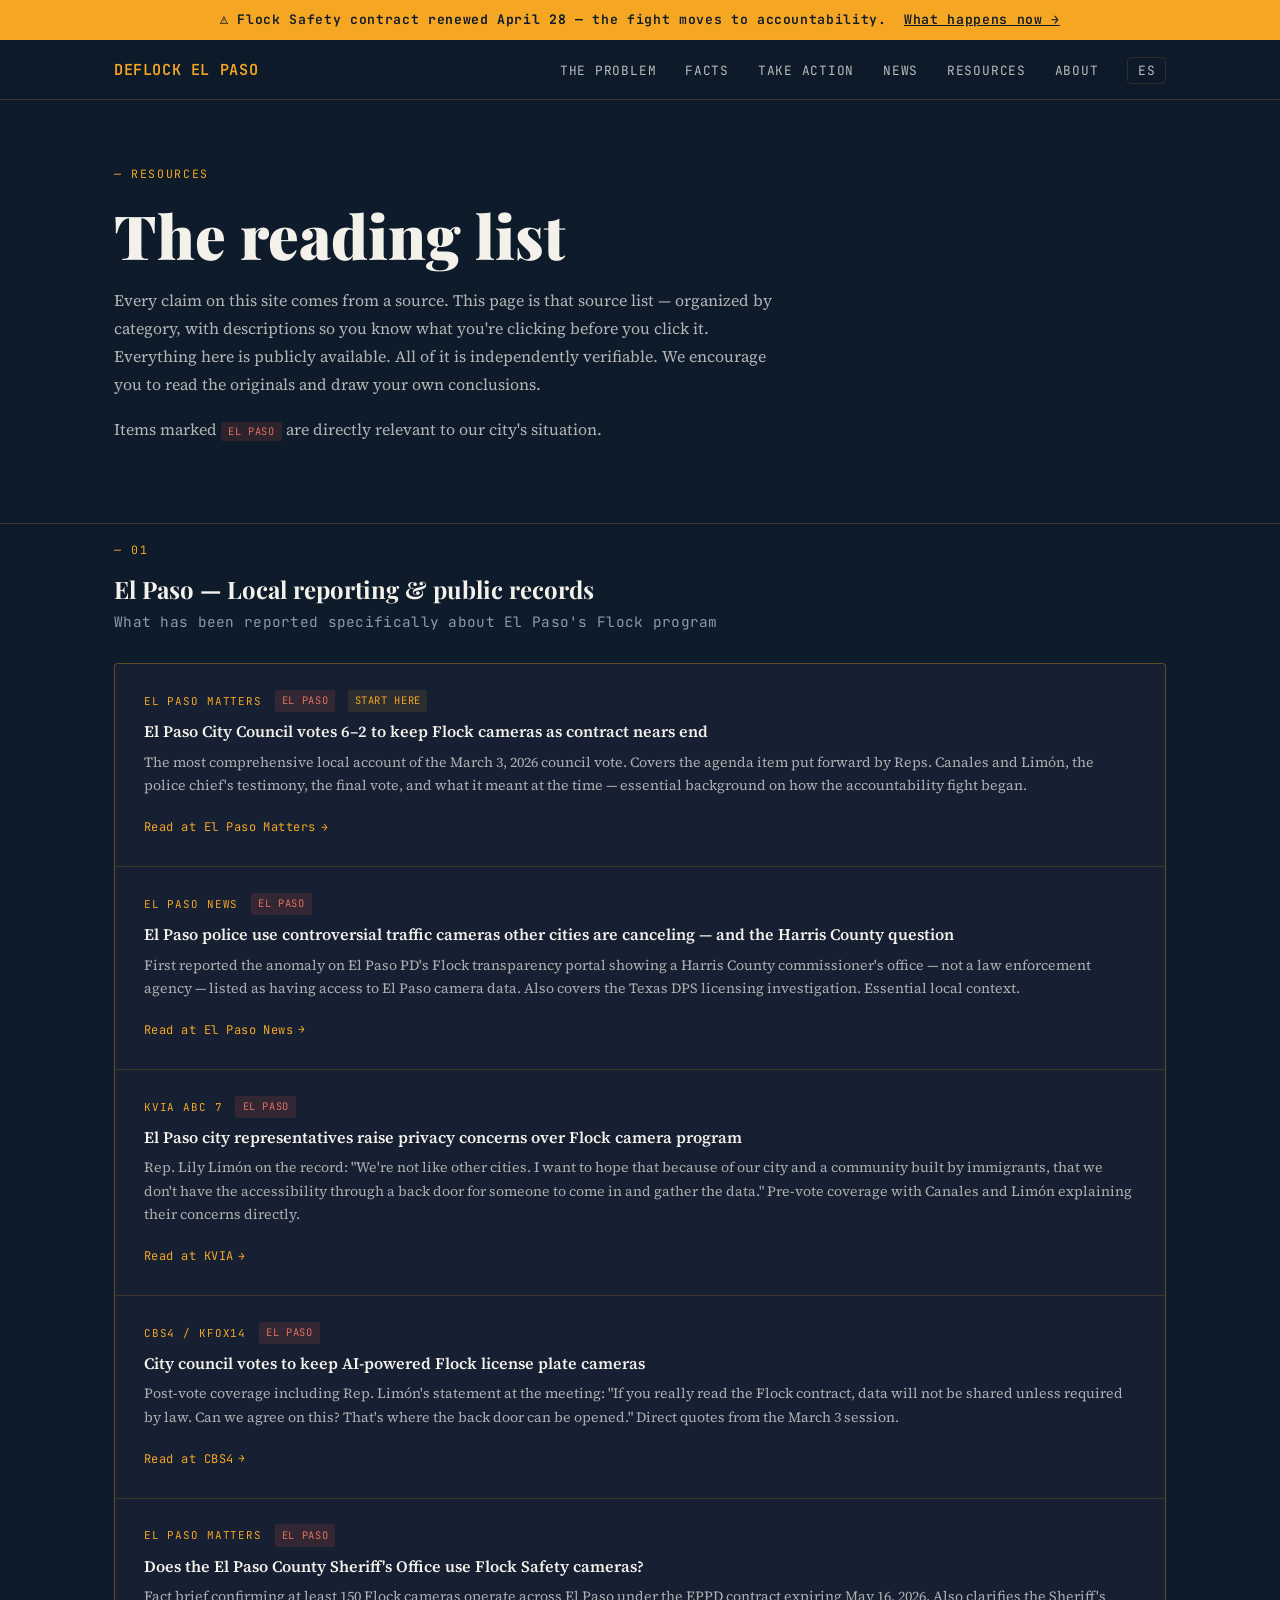
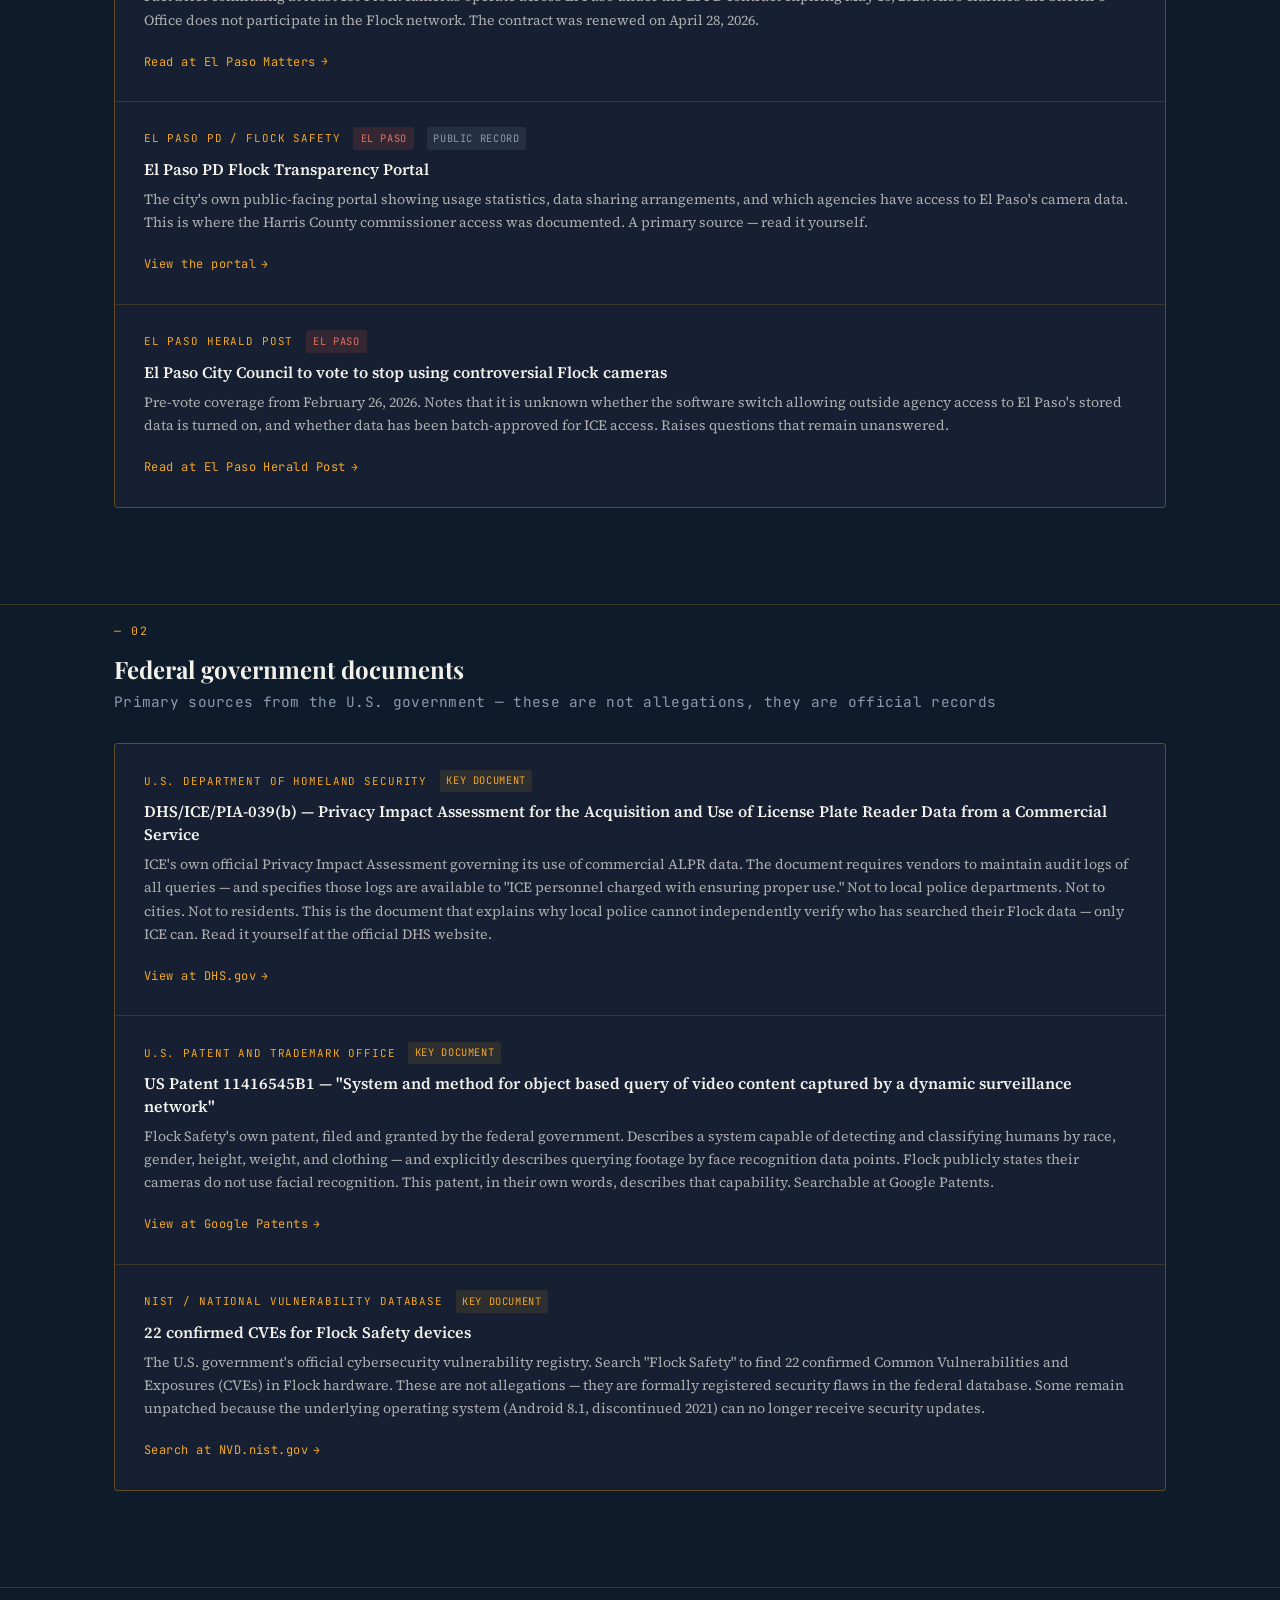
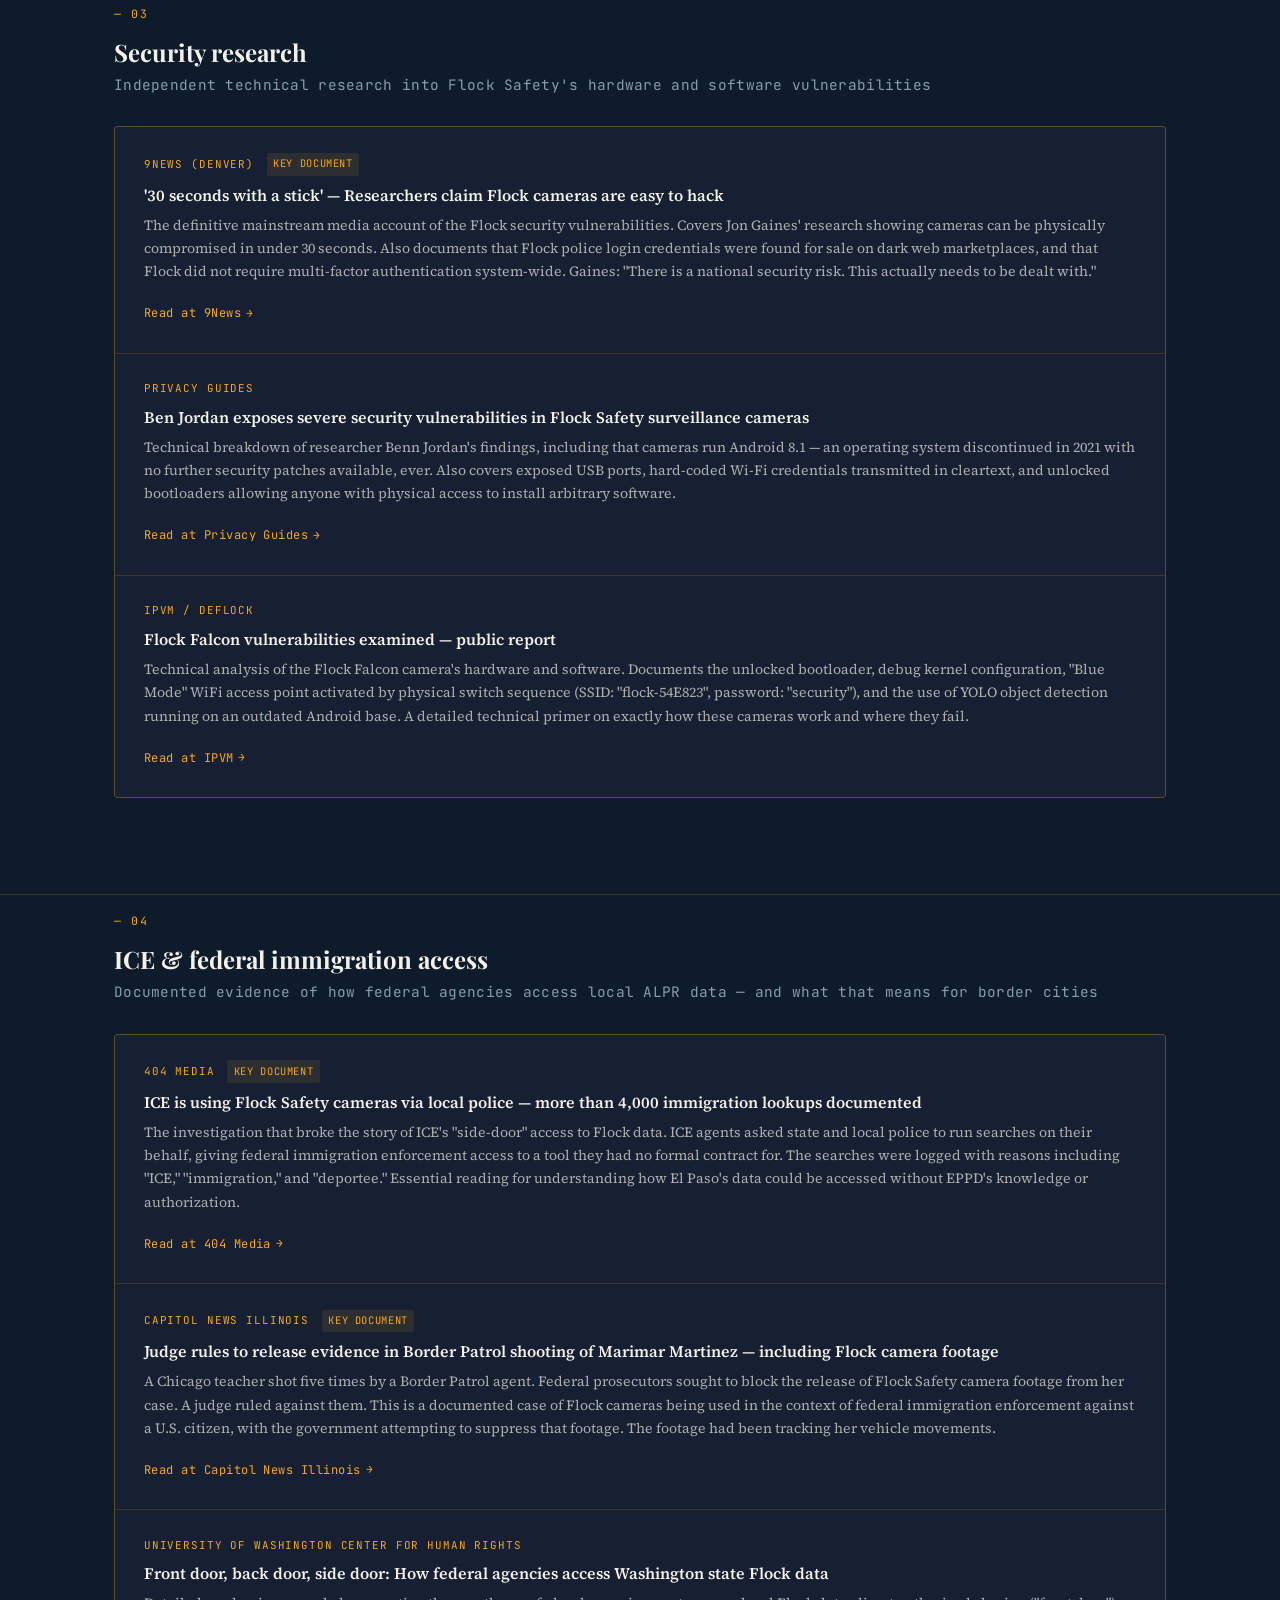
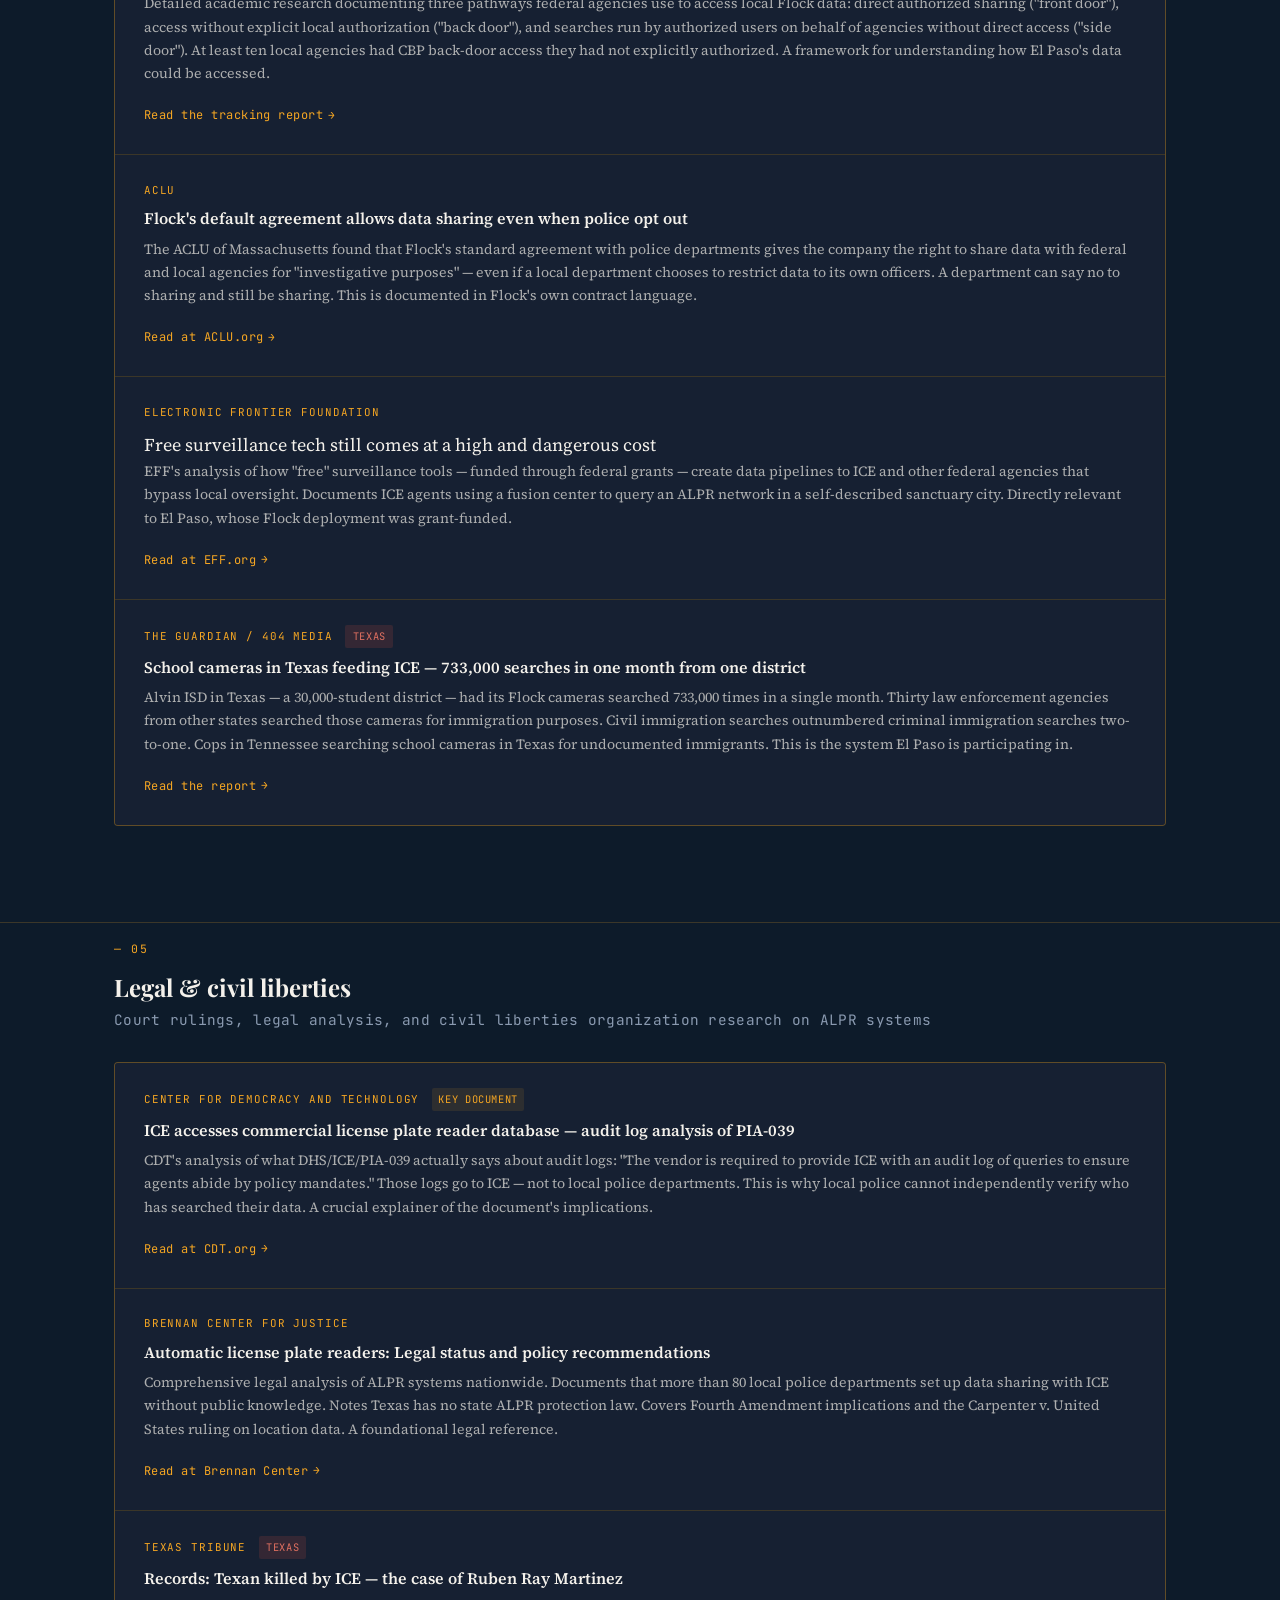
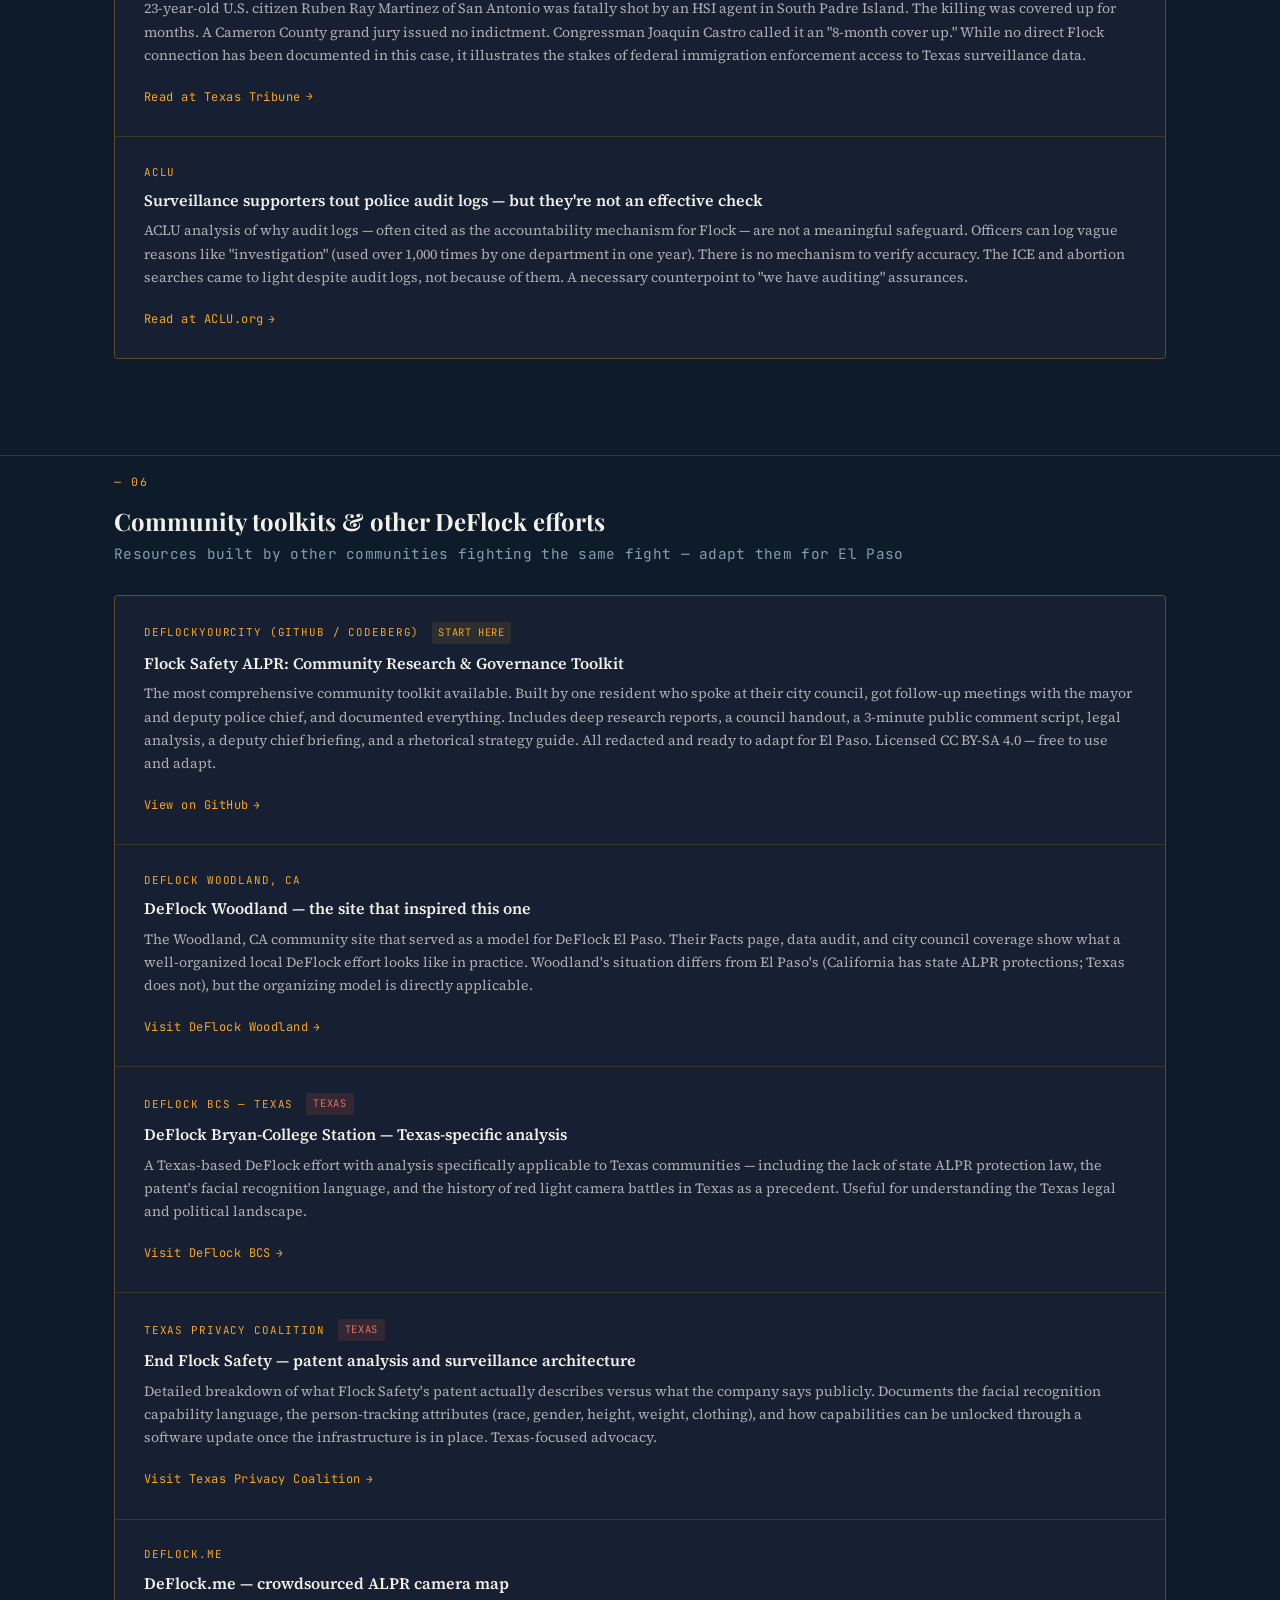
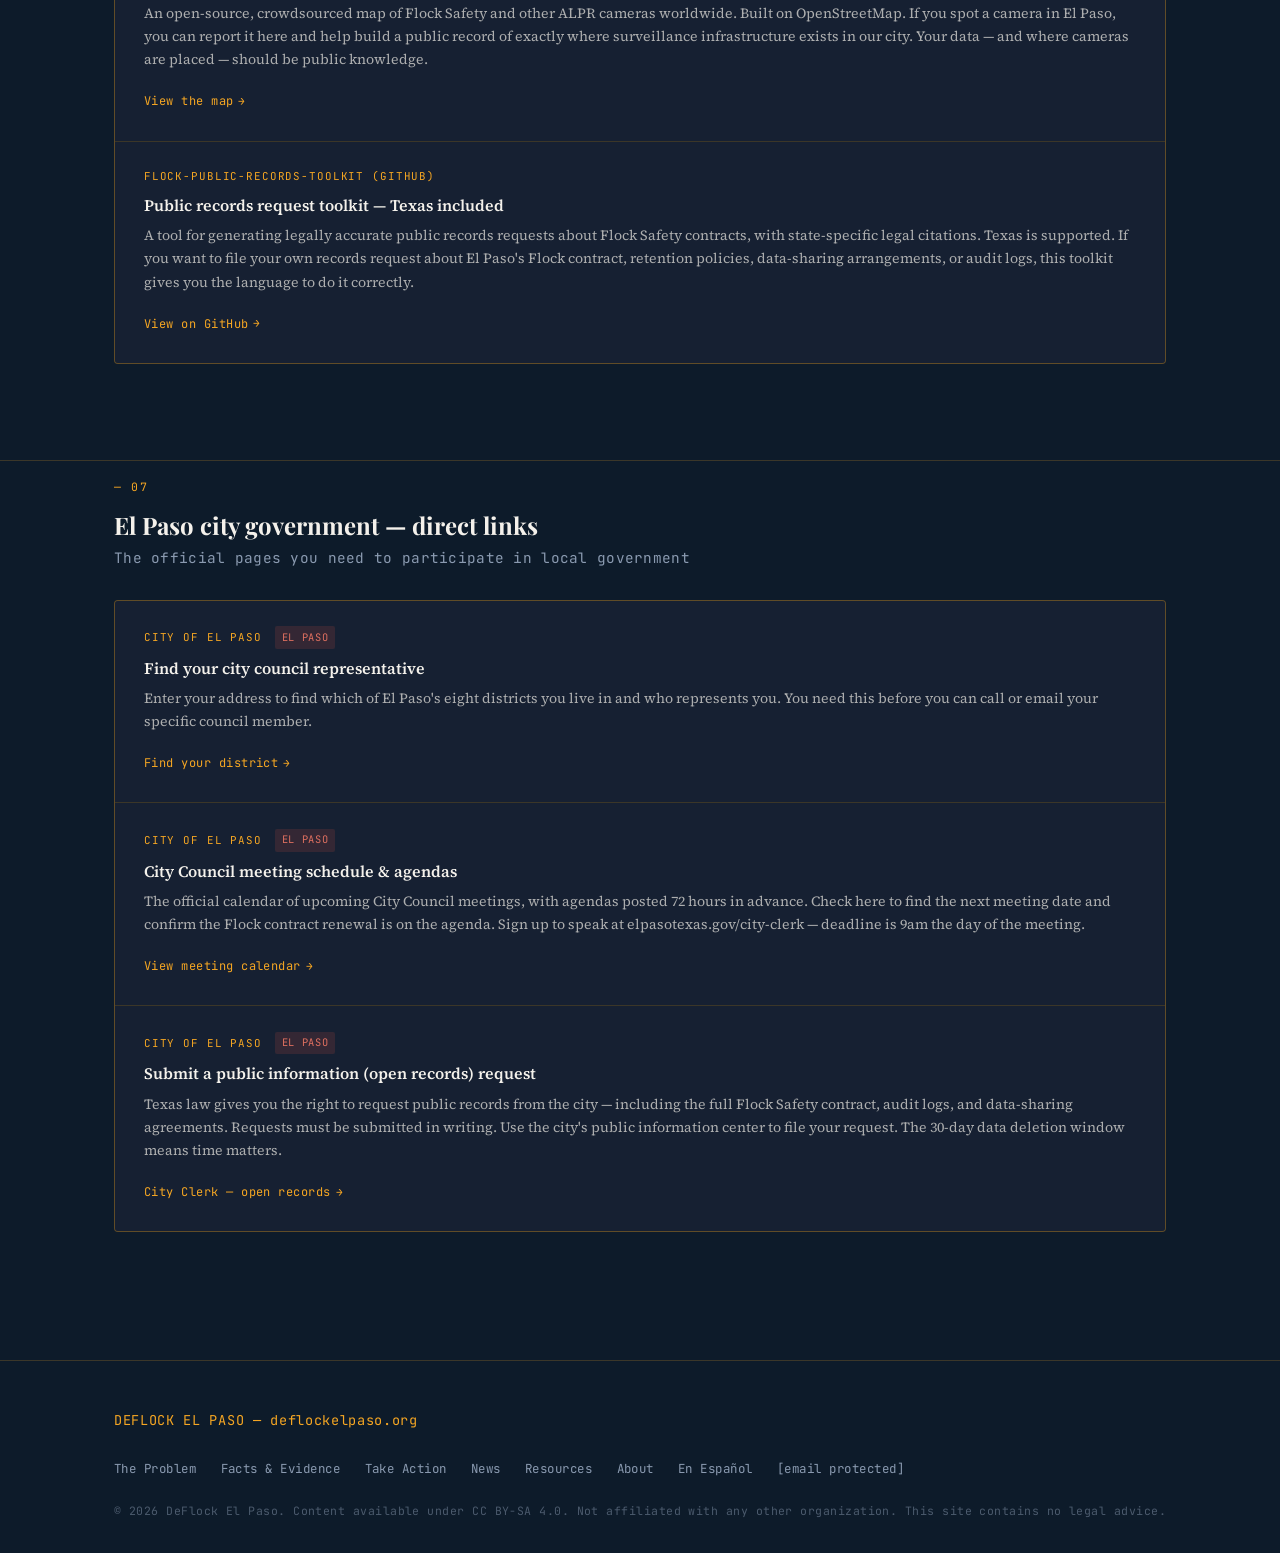
<file: resources.html>
<!DOCTYPE html>
<html lang="en">
<head>
  <meta charset="UTF-8">
  <meta name="viewport" content="width=device-width, initial-scale=1.0">
  <title>Resources — DeFlock El Paso</title>
  <meta name="description" content="A curated reading list of sourced documents, investigative reporting, legal filings, and community toolkits about Flock Safety ALPR cameras. Every claim on this site starts here.">
  <link rel="canonical" href="https://deflockelpaso.org/resources.html">
  <link rel="stylesheet" href="style.css">
  <style>
    .resources-intro {
      max-width: 680px;
      margin-bottom: 3rem;
    }
    .resources-intro p {
      color: rgba(244,241,235,0.72);
      font-size: 1rem;
      line-height: 1.75;
    }
    .resource-category {
      margin-bottom: 4rem;
    }
    .resource-category h2 {
      margin-bottom: 0.4rem;
      font-size: 1.5rem;
    }
    .category-desc {
      color: var(--gray);
      font-size: 0.9rem;
      margin-bottom: 1.8rem;
      font-family: var(--font-mono);
      letter-spacing: 0.02em;
    }
    .resource-list {
      display: flex;
      flex-direction: column;
      gap: 1px;
      background: var(--border);
      border: 1px solid var(--border);
      border-radius: var(--radius);
      overflow: hidden;
    }
    .resource-item {
      background: var(--navy2);
      padding: 1.6rem 1.8rem;
      transition: background 0.15s;
    }
    .resource-item:hover {
      background: rgba(245,166,35,0.04);
    }
    .resource-meta {
      display: flex;
      align-items: center;
      gap: 0.8rem;
      margin-bottom: 0.5rem;
      flex-wrap: wrap;
    }
    .resource-source {
      font-family: var(--font-mono);
      font-size: 0.68rem;
      letter-spacing: 0.08em;
      text-transform: uppercase;
      color: var(--amber);
    }
    .resource-tag {
      font-family: var(--font-mono);
      font-size: 0.65rem;
      letter-spacing: 0.06em;
      text-transform: uppercase;
      padding: 0.15rem 0.4rem;
      border-radius: 2px;
      background: rgba(138,154,176,0.12);
      color: var(--gray);
    }
    .resource-tag.tag-primary {
      background: rgba(245,166,35,0.1);
      color: var(--amber);
    }
    .resource-item h3 {
      font-size: 1rem;
      font-family: var(--font-body);
      font-weight: 600;
      margin-bottom: 0.5rem;
      color: var(--white);
      line-height: 1.4;
    }
    .resource-item p {
      font-size: 0.88rem;
      color: rgba(244,241,235,0.68);
      line-height: 1.65;
      margin: 0 0 0.8rem;
    }
    .resource-link {
      font-family: var(--font-mono);
      font-size: 0.75rem;
      color: var(--amber);
      text-decoration: none;
      letter-spacing: 0.04em;
      display: inline-flex;
      align-items: center;
      gap: 0.3rem;
    }
    .resource-link:hover {
      text-decoration: underline;
    }
    .resource-link::after {
      content: '→';
      font-size: 0.7rem;
    }
    .ep-badge {
      font-family: var(--font-mono);
      font-size: 0.65rem;
      letter-spacing: 0.06em;
      text-transform: uppercase;
      padding: 0.15rem 0.45rem;
      border-radius: 2px;
      background: rgba(217,79,61,0.15);
      color: #e07060;
    }
  </style>
</head>
<body>

<!-- Urgency Bar -->
<div class="urgency-bar">
  ⚠ Flock Safety contract <strong>renewed April 28</strong> — the fight moves to accountability. &nbsp;<a href="action.html">What happens now →</a>
</div>

<!-- Navigation -->
<nav>
  <div class="nav-inner">
    <a class="nav-logo" href="index.html">DEFLOCK EL PASO</a>
    <button class="nav-toggle" aria-label="Toggle menu" onclick="this.classList.toggle('open'); document.getElementById('nav-links').classList.toggle('open')">
      <span></span><span></span><span></span>
    </button>
    <ul class="nav-links" id="nav-links">
      <li><a href="problem.html">The Problem</a></li>
      <li><a href="facts.html">Facts</a></li>
      <li><a href="action.html">Take Action</a></li>
      <li><a href="blog/index.html">News</a></li>
      <li><a href="resources.html">Resources</a></li>
      <li><a href="about.html">About</a></li>
      <li><a class="nav-lang" href="es.html">ES</a></li>
    </ul>
  </div>
</nav>

<!-- Page Header -->
<section style="padding: 4rem 0 2rem;">
  <div class="container">
    <div class="section-label">Resources</div>
    <h1 style="margin-bottom: 1rem;">The reading list</h1>
    <div class="resources-intro">
      <p>Every claim on this site comes from a source. This page is that source list — organized by category, with descriptions so you know what you're clicking before you click it. Everything here is publicly available. All of it is independently verifiable. We encourage you to read the originals and draw your own conclusions.</p>
      <p>Items marked <span class="ep-badge">El Paso</span> are directly relevant to our city's situation.</p>
    </div>
  </div>
</section>

<!-- Section 1: El Paso Specific -->
<section style="padding: 1rem 0 2rem;">
  <div class="container">
    <div class="resource-category">
      <div class="section-label">01</div>
      <h2>El Paso — Local reporting &amp; public records</h2>
      <p class="category-desc">What has been reported specifically about El Paso's Flock program</p>
      <div class="resource-list">

        <div class="resource-item">
          <div class="resource-meta">
            <span class="resource-source">El Paso Matters</span>
            <span class="ep-badge">El Paso</span>
            <span class="resource-tag tag-primary">Start here</span>
          </div>
          <h3>El Paso City Council votes 6–2 to keep Flock cameras as contract nears end</h3>
          <p>The most comprehensive local account of the March 3, 2026 council vote. Covers the agenda item put forward by Reps. Canales and Limón, the police chief's testimony, the final vote, and what it meant at the time — essential background on how the accountability fight began.</p>
          <a class="resource-link" href="https://elpasomatters.org/2026/03/02/flock-safety-license-plate-reader-cameras-contract-el-paso-texas-city-council/" target="_blank" rel="noopener">Read at El Paso Matters</a>
        </div>

        <div class="resource-item">
          <div class="resource-meta">
            <span class="resource-source">El Paso News</span>
            <span class="ep-badge">El Paso</span>
          </div>
          <h3>El Paso police use controversial traffic cameras other cities are canceling — and the Harris County question</h3>
          <p>First reported the anomaly on El Paso PD's Flock transparency portal showing a Harris County commissioner's office — not a law enforcement agency — listed as having access to El Paso camera data. Also covers the Texas DPS licensing investigation. Essential local context.</p>
          <a class="resource-link" href="https://elpasonews.org/2025/12/23/el-paso-police-use-controversial-traffic-cameras-other-cities-are-cancelling-for-privacy-concerns/" target="_blank" rel="noopener">Read at El Paso News</a>
        </div>

        <div class="resource-item">
          <div class="resource-meta">
            <span class="resource-source">KVIA ABC 7</span>
            <span class="ep-badge">El Paso</span>
          </div>
          <h3>El Paso city representatives raise privacy concerns over Flock camera program</h3>
          <p>Rep. Lily Limón on the record: "We're not like other cities. I want to hope that because of our city and a community built by immigrants, that we don't have the accessibility through a back door for someone to come in and gather the data." Pre-vote coverage with Canales and Limón explaining their concerns directly.</p>
          <a class="resource-link" href="https://kvia.com/news/2026/03/01/el-paso-city-representatives-raise-privacy-concerns-over-flock-camera-program/" target="_blank" rel="noopener">Read at KVIA</a>
        </div>

        <div class="resource-item">
          <div class="resource-meta">
            <span class="resource-source">CBS4 / KFOX14</span>
            <span class="ep-badge">El Paso</span>
          </div>
          <h3>City council votes to keep AI-powered Flock license plate cameras</h3>
          <p>Post-vote coverage including Rep. Limón's statement at the meeting: "If you really read the Flock contract, data will not be shared unless required by law. Can we agree on this? That's where the back door can be opened." Direct quotes from the March 3 session.</p>
          <a class="resource-link" href="https://cbs4local.com/news/local/city-council-votes-to-keep-ai-powered-flock-license-plate-cameras-as-contract-nears-end" target="_blank" rel="noopener">Read at CBS4</a>
        </div>

        <div class="resource-item">
          <div class="resource-meta">
            <span class="resource-source">El Paso Matters</span>
            <span class="ep-badge">El Paso</span>
          </div>
          <h3>Does the El Paso County Sheriff's Office use Flock Safety cameras?</h3>
          <p>Fact brief confirming at least 150 Flock cameras operate across El Paso under the EPPD contract expiring May 16, 2026. Also clarifies the Sheriff's Office does not participate in the Flock network. The contract was renewed on April 28, 2026.</p>
          <a class="resource-link" href="https://elpasomatters.org/2026/02/19/gigafact-fact-check-el-paso-county-sheriff-flock-safety-cameras/" target="_blank" rel="noopener">Read at El Paso Matters</a>
        </div>

        <div class="resource-item">
          <div class="resource-meta">
            <span class="resource-source">El Paso PD / Flock Safety</span>
            <span class="ep-badge">El Paso</span>
            <span class="resource-tag">Public record</span>
          </div>
          <h3>El Paso PD Flock Transparency Portal</h3>
          <p>The city's own public-facing portal showing usage statistics, data sharing arrangements, and which agencies have access to El Paso's camera data. This is where the Harris County commissioner access was documented. A primary source — read it yourself.</p>
          <a class="resource-link" href="https://transparency.flocksafety.com/elpaso-pd" target="_blank" rel="noopener">View the portal</a>
        </div>

        <div class="resource-item">
          <div class="resource-meta">
            <span class="resource-source">El Paso Herald Post</span>
            <span class="ep-badge">El Paso</span>
          </div>
          <h3>El Paso City Council to vote to stop using controversial Flock cameras</h3>
          <p>Pre-vote coverage from February 26, 2026. Notes that it is unknown whether the software switch allowing outside agency access to El Paso's stored data is turned on, and whether data has been batch-approved for ICE access. Raises questions that remain unanswered.</p>
          <a class="resource-link" href="https://elpasoheraldpost.com/2026/02/26/el-paso-city-council-to-vote-to-stop-using-controversial-flock-cameras-next-week/" target="_blank" rel="noopener">Read at El Paso Herald Post</a>
        </div>

      </div>
    </div>
  </div>
</section>

<!-- Section 2: Federal Documents -->
<section style="padding: 1rem 0 2rem;">
  <div class="container">
    <div class="resource-category">
      <div class="section-label">02</div>
      <h2>Federal government documents</h2>
      <p class="category-desc">Primary sources from the U.S. government — these are not allegations, they are official records</p>
      <div class="resource-list">

        <div class="resource-item">
          <div class="resource-meta">
            <span class="resource-source">U.S. Department of Homeland Security</span>
            <span class="resource-tag tag-primary">Key document</span>
          </div>
          <h3>DHS/ICE/PIA-039(b) — Privacy Impact Assessment for the Acquisition and Use of License Plate Reader Data from a Commercial Service</h3>
          <p>ICE's own official Privacy Impact Assessment governing its use of commercial ALPR data. The document requires vendors to maintain audit logs of all queries — and specifies those logs are available to "ICE personnel charged with ensuring proper use." Not to local police departments. Not to cities. Not to residents. This is the document that explains why local police cannot independently verify who has searched their Flock data — only ICE can. Read it yourself at the official DHS website.</p>
          <a class="resource-link" href="https://www.dhs.gov/publication/dhs-ice-pia-039-acquisition-and-use-license-plate-reader-data-commercial-service" target="_blank" rel="noopener">View at DHS.gov</a>
        </div>

        <div class="resource-item">
          <div class="resource-meta">
            <span class="resource-source">U.S. Patent and Trademark Office</span>
            <span class="resource-tag tag-primary">Key document</span>
          </div>
          <h3>US Patent 11416545B1 — "System and method for object based query of video content captured by a dynamic surveillance network"</h3>
          <p>Flock Safety's own patent, filed and granted by the federal government. Describes a system capable of detecting and classifying humans by race, gender, height, weight, and clothing — and explicitly describes querying footage by face recognition data points. Flock publicly states their cameras do not use facial recognition. This patent, in their own words, describes that capability. Searchable at Google Patents.</p>
          <a class="resource-link" href="https://patents.google.com/patent/US11416545B1" target="_blank" rel="noopener">View at Google Patents</a>
        </div>

        <div class="resource-item">
          <div class="resource-meta">
            <span class="resource-source">NIST / National Vulnerability Database</span>
            <span class="resource-tag tag-primary">Key document</span>
          </div>
          <h3>22 confirmed CVEs for Flock Safety devices</h3>
          <p>The U.S. government's official cybersecurity vulnerability registry. Search "Flock Safety" to find 22 confirmed Common Vulnerabilities and Exposures (CVEs) in Flock hardware. These are not allegations — they are formally registered security flaws in the federal database. Some remain unpatched because the underlying operating system (Android 8.1, discontinued 2021) can no longer receive security updates.</p>
          <a class="resource-link" href="https://nvd.nist.gov/vuln/search/results?query=flock+safety" target="_blank" rel="noopener">Search at NVD.nist.gov</a>
        </div>

      </div>
    </div>
  </div>
</section>

<!-- Section 3: Security Research -->
<section style="padding: 1rem 0 2rem;">
  <div class="container">
    <div class="resource-category">
      <div class="section-label">03</div>
      <h2>Security research</h2>
      <p class="category-desc">Independent technical research into Flock Safety's hardware and software vulnerabilities</p>
      <div class="resource-list">

        <div class="resource-item">
          <div class="resource-meta">
            <span class="resource-source">9News (Denver)</span>
            <span class="resource-tag tag-primary">Key document</span>
          </div>
          <h3>'30 seconds with a stick' — Researchers claim Flock cameras are easy to hack</h3>
          <p>The definitive mainstream media account of the Flock security vulnerabilities. Covers Jon Gaines' research showing cameras can be physically compromised in under 30 seconds. Also documents that Flock police login credentials were found for sale on dark web marketplaces, and that Flock did not require multi-factor authentication system-wide. Gaines: "There is a national security risk. This actually needs to be dealt with."</p>
          <a class="resource-link" href="https://www.9news.com/article/tech/researchers-claim-flock-cameras-are-easy-to-hack/73-6c805b4a-7b64-4d71-828e-961dda84b8e5" target="_blank" rel="noopener">Read at 9News</a>
        </div>

        <div class="resource-item">
          <div class="resource-meta">
            <span class="resource-source">Privacy Guides</span>
          </div>
          <h3>Ben Jordan exposes severe security vulnerabilities in Flock Safety surveillance cameras</h3>
          <p>Technical breakdown of researcher Benn Jordan's findings, including that cameras run Android 8.1 — an operating system discontinued in 2021 with no further security patches available, ever. Also covers exposed USB ports, hard-coded Wi-Fi credentials transmitted in cleartext, and unlocked bootloaders allowing anyone with physical access to install arbitrary software.</p>
          <a class="resource-link" href="https://www.privacyguides.org/news/2025/11/17/ben-jordan-exposes-severe-security-vulnerabilities-in-flock-safety-cameras/" target="_blank" rel="noopener">Read at Privacy Guides</a>
        </div>

        <div class="resource-item">
          <div class="resource-meta">
            <span class="resource-source">IPVM / DeFlock</span>
          </div>
          <h3>Flock Falcon vulnerabilities examined — public report</h3>
          <p>Technical analysis of the Flock Falcon camera's hardware and software. Documents the unlocked bootloader, debug kernel configuration, "Blue Mode" WiFi access point activated by physical switch sequence (SSID: "flock-54E823", password: "security"), and the use of YOLO object detection running on an outdated Android base. A detailed technical primer on exactly how these cameras work and where they fail.</p>
          <a class="resource-link" href="https://ipvm.com/reports/dissecting-flock" target="_blank" rel="noopener">Read at IPVM</a>
        </div>

      </div>
    </div>
  </div>
</section>

<!-- Section 4: ICE & Immigration Access -->
<section style="padding: 1rem 0 2rem;">
  <div class="container">
    <div class="resource-category">
      <div class="section-label">04</div>
      <h2>ICE &amp; federal immigration access</h2>
      <p class="category-desc">Documented evidence of how federal agencies access local ALPR data — and what that means for border cities</p>
      <div class="resource-list">

        <div class="resource-item">
          <div class="resource-meta">
            <span class="resource-source">404 Media</span>
            <span class="resource-tag tag-primary">Key document</span>
          </div>
          <h3>ICE is using Flock Safety cameras via local police — more than 4,000 immigration lookups documented</h3>
          <p>The investigation that broke the story of ICE's "side-door" access to Flock data. ICE agents asked state and local police to run searches on their behalf, giving federal immigration enforcement access to a tool they had no formal contract for. The searches were logged with reasons including "ICE," "immigration," and "deportee." Essential reading for understanding how El Paso's data could be accessed without EPPD's knowledge or authorization.</p>
          <a class="resource-link" href="https://www.404media.co" target="_blank" rel="noopener">Read at 404 Media</a>
        </div>

        <div class="resource-item">
          <div class="resource-meta">
            <span class="resource-source">Capitol News Illinois</span>
            <span class="resource-tag tag-primary">Key document</span>
          </div>
          <h3>Judge rules to release evidence in Border Patrol shooting of Marimar Martinez — including Flock camera footage</h3>
          <p>A Chicago teacher shot five times by a Border Patrol agent. Federal prosecutors sought to block the release of Flock Safety camera footage from her case. A judge ruled against them. This is a documented case of Flock cameras being used in the context of federal immigration enforcement against a U.S. citizen, with the government attempting to suppress that footage. The footage had been tracking her vehicle movements.</p>
          <a class="resource-link" href="https://capitolnewsillinois.com/news/judge-rules-to-release-evidence-in-border-patrol-shooting-of-marimar-martinez/" target="_blank" rel="noopener">Read at Capitol News Illinois</a>
        </div>

        <div class="resource-item">
          <div class="resource-meta">
            <span class="resource-source">University of Washington Center for Human Rights</span>
          </div>
          <h3>Front door, back door, side door: How federal agencies access Washington state Flock data</h3>
          <p>Detailed academic research documenting three pathways federal agencies use to access local Flock data: direct authorized sharing ("front door"), access without explicit local authorization ("back door"), and searches run by authorized users on behalf of agencies without direct access ("side door"). At least ten local agencies had CBP back-door access they had not explicitly authorized. A framework for understanding how El Paso's data could be accessed.</p>
          <a class="resource-link" href="https://immpolicytracking.org/policies/reported-ice-accessing-flock-automated-license-plate-reader-cameras-via-local-law-enforcement/" target="_blank" rel="noopener">Read the tracking report</a>
        </div>

        <div class="resource-item">
          <div class="resource-meta">
            <span class="resource-source">ACLU</span>
          </div>
          <h3>Flock's default agreement allows data sharing even when police opt out</h3>
          <p>The ACLU of Massachusetts found that Flock's standard agreement with police departments gives the company the right to share data with federal and local agencies for "investigative purposes" — even if a local department chooses to restrict data to its own officers. A department can say no to sharing and still be sharing. This is documented in Flock's own contract language.</p>
          <a class="resource-link" href="https://www.aclu.org/news/privacy-technology/flock-massachusetts-and-updates" target="_blank" rel="noopener">Read at ACLU.org</a>
        </div>

        <div class="resource-item">
          <div class="resource-meta">
            <span class="resource-source">Electronic Frontier Foundation</span>
          </div>
          <h3">Free surveillance tech still comes at a high and dangerous cost</h3>
          <p>EFF's analysis of how "free" surveillance tools — funded through federal grants — create data pipelines to ICE and other federal agencies that bypass local oversight. Documents ICE agents using a fusion center to query an ALPR network in a self-described sanctuary city. Directly relevant to El Paso, whose Flock deployment was grant-funded.</p>
          <a class="resource-link" href="https://www.eff.org/deeplinks/2026/02/free-surveillance-tech-still-comes-high-and-dangerous-cost" target="_blank" rel="noopener">Read at EFF.org</a>
        </div>

        <div class="resource-item">
          <div class="resource-meta">
            <span class="resource-source">The Guardian / 404 Media</span>
            <span class="ep-badge">Texas</span>
          </div>
          <h3>School cameras in Texas feeding ICE — 733,000 searches in one month from one district</h3>
          <p>Alvin ISD in Texas — a 30,000-student district — had its Flock cameras searched 733,000 times in a single month. Thirty law enforcement agencies from other states searched those cameras for immigration purposes. Civil immigration searches outnumbered criminal immigration searches two-to-one. Cops in Tennessee searching school cameras in Texas for undocumented immigrants. This is the system El Paso is participating in.</p>
          <a class="resource-link" href="https://stateofsurveillance.org/news/school-cameras-ice-flock-safety-immigration-enforcement-2026/" target="_blank" rel="noopener">Read the report</a>
        </div>

      </div>
    </div>
  </div>
</section>

<!-- Section 5: Legal & Civil Liberties -->
<section style="padding: 1rem 0 2rem;">
  <div class="container">
    <div class="resource-category">
      <div class="section-label">05</div>
      <h2>Legal &amp; civil liberties</h2>
      <p class="category-desc">Court rulings, legal analysis, and civil liberties organization research on ALPR systems</p>
      <div class="resource-list">

        <div class="resource-item">
          <div class="resource-meta">
            <span class="resource-source">Center for Democracy and Technology</span>
            <span class="resource-tag tag-primary">Key document</span>
          </div>
          <h3>ICE accesses commercial license plate reader database — audit log analysis of PIA-039</h3>
          <p>CDT's analysis of what DHS/ICE/PIA-039 actually says about audit logs: "The vendor is required to provide ICE with an audit log of queries to ensure agents abide by policy mandates." Those logs go to ICE — not to local police departments. This is why local police cannot independently verify who has searched their data. A crucial explainer of the document's implications.</p>
          <a class="resource-link" href="https://cdt.org/insights/ice-accesses-commercial-license-plate-reader-database-we-want-access-to-ice/" target="_blank" rel="noopener">Read at CDT.org</a>
        </div>

        <div class="resource-item">
          <div class="resource-meta">
            <span class="resource-source">Brennan Center for Justice</span>
          </div>
          <h3>Automatic license plate readers: Legal status and policy recommendations</h3>
          <p>Comprehensive legal analysis of ALPR systems nationwide. Documents that more than 80 local police departments set up data sharing with ICE without public knowledge. Notes Texas has no state ALPR protection law. Covers Fourth Amendment implications and the Carpenter v. United States ruling on location data. A foundational legal reference.</p>
          <a class="resource-link" href="https://www.brennancenter.org/our-work/research-reports/automatic-license-plate-readers-legal-status-and-policy-recommendations" target="_blank" rel="noopener">Read at Brennan Center</a>
        </div>

        <div class="resource-item">
          <div class="resource-meta">
            <span class="resource-source">Texas Tribune</span>
            <span class="ep-badge">Texas</span>
          </div>
          <h3>Records: Texan killed by ICE — the case of Ruben Ray Martinez</h3>
          <p>23-year-old U.S. citizen Ruben Ray Martinez of San Antonio was fatally shot by an HSI agent in South Padre Island. The killing was covered up for months. A Cameron County grand jury issued no indictment. Congressman Joaquin Castro called it an "8-month cover up." While no direct Flock connection has been documented in this case, it illustrates the stakes of federal immigration enforcement access to Texas surveillance data.</p>
          <a class="resource-link" href="https://www.texastribune.org/2026/02/20/texas-ice-fatal-shooting-south-padre-island/" target="_blank" rel="noopener">Read at Texas Tribune</a>
        </div>

        <div class="resource-item">
          <div class="resource-meta">
            <span class="resource-source">ACLU</span>
          </div>
          <h3>Surveillance supporters tout police audit logs — but they're not an effective check</h3>
          <p>ACLU analysis of why audit logs — often cited as the accountability mechanism for Flock — are not a meaningful safeguard. Officers can log vague reasons like "investigation" (used over 1,000 times by one department in one year). There is no mechanism to verify accuracy. The ICE and abortion searches came to light despite audit logs, not because of them. A necessary counterpoint to "we have auditing" assurances.</p>
          <a class="resource-link" href="https://www.aclu.org/news/privacy-technology/police-audit-logs" target="_blank" rel="noopener">Read at ACLU.org</a>
        </div>

      </div>
    </div>
  </div>
</section>

<!-- Section 6: Community Toolkits -->
<section style="padding: 1rem 0 2rem;">
  <div class="container">
    <div class="resource-category">
      <div class="section-label">06</div>
      <h2>Community toolkits &amp; other DeFlock efforts</h2>
      <p class="category-desc">Resources built by other communities fighting the same fight — adapt them for El Paso</p>
      <div class="resource-list">

        <div class="resource-item">
          <div class="resource-meta">
            <span class="resource-source">DeflockYourCity (GitHub / Codeberg)</span>
            <span class="resource-tag tag-primary">Start here</span>
          </div>
          <h3>Flock Safety ALPR: Community Research &amp; Governance Toolkit</h3>
          <p>The most comprehensive community toolkit available. Built by one resident who spoke at their city council, got follow-up meetings with the mayor and deputy police chief, and documented everything. Includes deep research reports, a council handout, a 3-minute public comment script, legal analysis, a deputy chief briefing, and a rhetorical strategy guide. All redacted and ready to adapt for El Paso. Licensed CC BY-SA 4.0 — free to use and adapt.</p>
          <a class="resource-link" href="https://github.com/DeflockYourCity/flock-alpr-toolkit" target="_blank" rel="noopener">View on GitHub</a>
        </div>

        <div class="resource-item">
          <div class="resource-meta">
            <span class="resource-source">DeFlock Woodland, CA</span>
          </div>
          <h3>DeFlock Woodland — the site that inspired this one</h3>
          <p>The Woodland, CA community site that served as a model for DeFlock El Paso. Their Facts page, data audit, and city council coverage show what a well-organized local DeFlock effort looks like in practice. Woodland's situation differs from El Paso's (California has state ALPR protections; Texas does not), but the organizing model is directly applicable.</p>
          <a class="resource-link" href="https://deflockwoodland.org" target="_blank" rel="noopener">Visit DeFlock Woodland</a>
        </div>

        <div class="resource-item">
          <div class="resource-meta">
            <span class="resource-source">DeFlock BCS — Texas</span>
            <span class="ep-badge">Texas</span>
          </div>
          <h3>DeFlock Bryan-College Station — Texas-specific analysis</h3>
          <p>A Texas-based DeFlock effort with analysis specifically applicable to Texas communities — including the lack of state ALPR protection law, the patent's facial recognition language, and the history of red light camera battles in Texas as a precedent. Useful for understanding the Texas legal and political landscape.</p>
          <a class="resource-link" href="https://www.deflockbcs.com" target="_blank" rel="noopener">Visit DeFlock BCS</a>
        </div>

        <div class="resource-item">
          <div class="resource-meta">
            <span class="resource-source">Texas Privacy Coalition</span>
            <span class="ep-badge">Texas</span>
          </div>
          <h3>End Flock Safety — patent analysis and surveillance architecture</h3>
          <p>Detailed breakdown of what Flock Safety's patent actually describes versus what the company says publicly. Documents the facial recognition capability language, the person-tracking attributes (race, gender, height, weight, clothing), and how capabilities can be unlocked through a software update once the infrastructure is in place. Texas-focused advocacy.</p>
          <a class="resource-link" href="https://www.texasprivacycoalition.com/end-flock" target="_blank" rel="noopener">Visit Texas Privacy Coalition</a>
        </div>

        <div class="resource-item">
          <div class="resource-meta">
            <span class="resource-source">deflock.me</span>
          </div>
          <h3>DeFlock.me — crowdsourced ALPR camera map</h3>
          <p>An open-source, crowdsourced map of Flock Safety and other ALPR cameras worldwide. Built on OpenStreetMap. If you spot a camera in El Paso, you can report it here and help build a public record of exactly where surveillance infrastructure exists in our city. Your data — and where cameras are placed — should be public knowledge.</p>
          <a class="resource-link" href="https://deflock.me" target="_blank" rel="noopener">View the map</a>
        </div>

        <div class="resource-item">
          <div class="resource-meta">
            <span class="resource-source">flock-public-records-toolkit (GitHub)</span>
          </div>
          <h3>Public records request toolkit — Texas included</h3>
          <p>A tool for generating legally accurate public records requests about Flock Safety contracts, with state-specific legal citations. Texas is supported. If you want to file your own records request about El Paso's Flock contract, retention policies, data-sharing arrangements, or audit logs, this toolkit gives you the language to do it correctly.</p>
          <a class="resource-link" href="https://github.com/rpriven/flock-public-records-toolkit" target="_blank" rel="noopener">View on GitHub</a>
        </div>

      </div>
    </div>
  </div>
</section>

<!-- Section 7: El Paso City Government -->
<section style="padding: 1rem 0 4rem;">
  <div class="container">
    <div class="resource-category">
      <div class="section-label">07</div>
      <h2>El Paso city government — direct links</h2>
      <p class="category-desc">The official pages you need to participate in local government</p>
      <div class="resource-list">

        <div class="resource-item">
          <div class="resource-meta">
            <span class="resource-source">City of El Paso</span>
            <span class="ep-badge">El Paso</span>
          </div>
          <h3>Find your city council representative</h3>
          <p>Enter your address to find which of El Paso's eight districts you live in and who represents you. You need this before you can call or email your specific council member.</p>
          <a class="resource-link" href="https://gis.elpasotexas.gov/districting/" target="_blank" rel="noopener">Find your district</a>
        </div>

        <div class="resource-item">
          <div class="resource-meta">
            <span class="resource-source">City of El Paso</span>
            <span class="ep-badge">El Paso</span>
          </div>
          <h3>City Council meeting schedule &amp; agendas</h3>
          <p>The official calendar of upcoming City Council meetings, with agendas posted 72 hours in advance. Check here to find the next meeting date and confirm the Flock contract renewal is on the agenda. Sign up to speak at elpasotexas.gov/city-clerk — deadline is 9am the day of the meeting.</p>
          <a class="resource-link" href="https://elpasotexas.legistar.com/Calendar.aspx" target="_blank" rel="noopener">View meeting calendar</a>
        </div>

        <div class="resource-item">
          <div class="resource-meta">
            <span class="resource-source">City of El Paso</span>
            <span class="ep-badge">El Paso</span>
          </div>
          <h3>Submit a public information (open records) request</h3>
          <p>Texas law gives you the right to request public records from the city — including the full Flock Safety contract, audit logs, and data-sharing agreements. Requests must be submitted in writing. Use the city's public information center to file your request. The 30-day data deletion window means time matters.</p>
          <a class="resource-link" href="https://www.elpasotexas.gov/city-clerk/" target="_blank" rel="noopener">City Clerk — open records</a>
        </div>

      </div>
    </div>
  </div>
</section>

<!-- Footer -->
<footer>
  <div class="footer-inner">
    <div class="footer-logo">DEFLOCK EL PASO — deflockelpaso.org</div>
    <ul class="footer-links">
      <li><a href="problem.html">The Problem</a></li>
      <li><a href="facts.html">Facts &amp; Evidence</a></li>
      <li><a href="action.html">Take Action</a></li>
      <li><a href="blog/index.html">News</a></li>
      <li><a href="resources.html">Resources</a></li>
      <li><a href="about.html">About</a></li>
      <li><a href="es.html">En Español</a></li>
      <li><a href="/cdn-cgi/l/email-protection#3655595842575542765253505a59555d535a4657455918594451"><span class="__cf_email__" data-cfemail="791a16170d181a0d391d1c1f15161a121c1509180a1657160b1e">[email&#160;protected]</span></a></li>
    </ul>
    <div class="footer-copy">© 2026 DeFlock El Paso. Content available under CC BY-SA 4.0. Not affiliated with any other organization. This site contains no legal advice.</div>
  </div>
</footer>

<scri
</file>
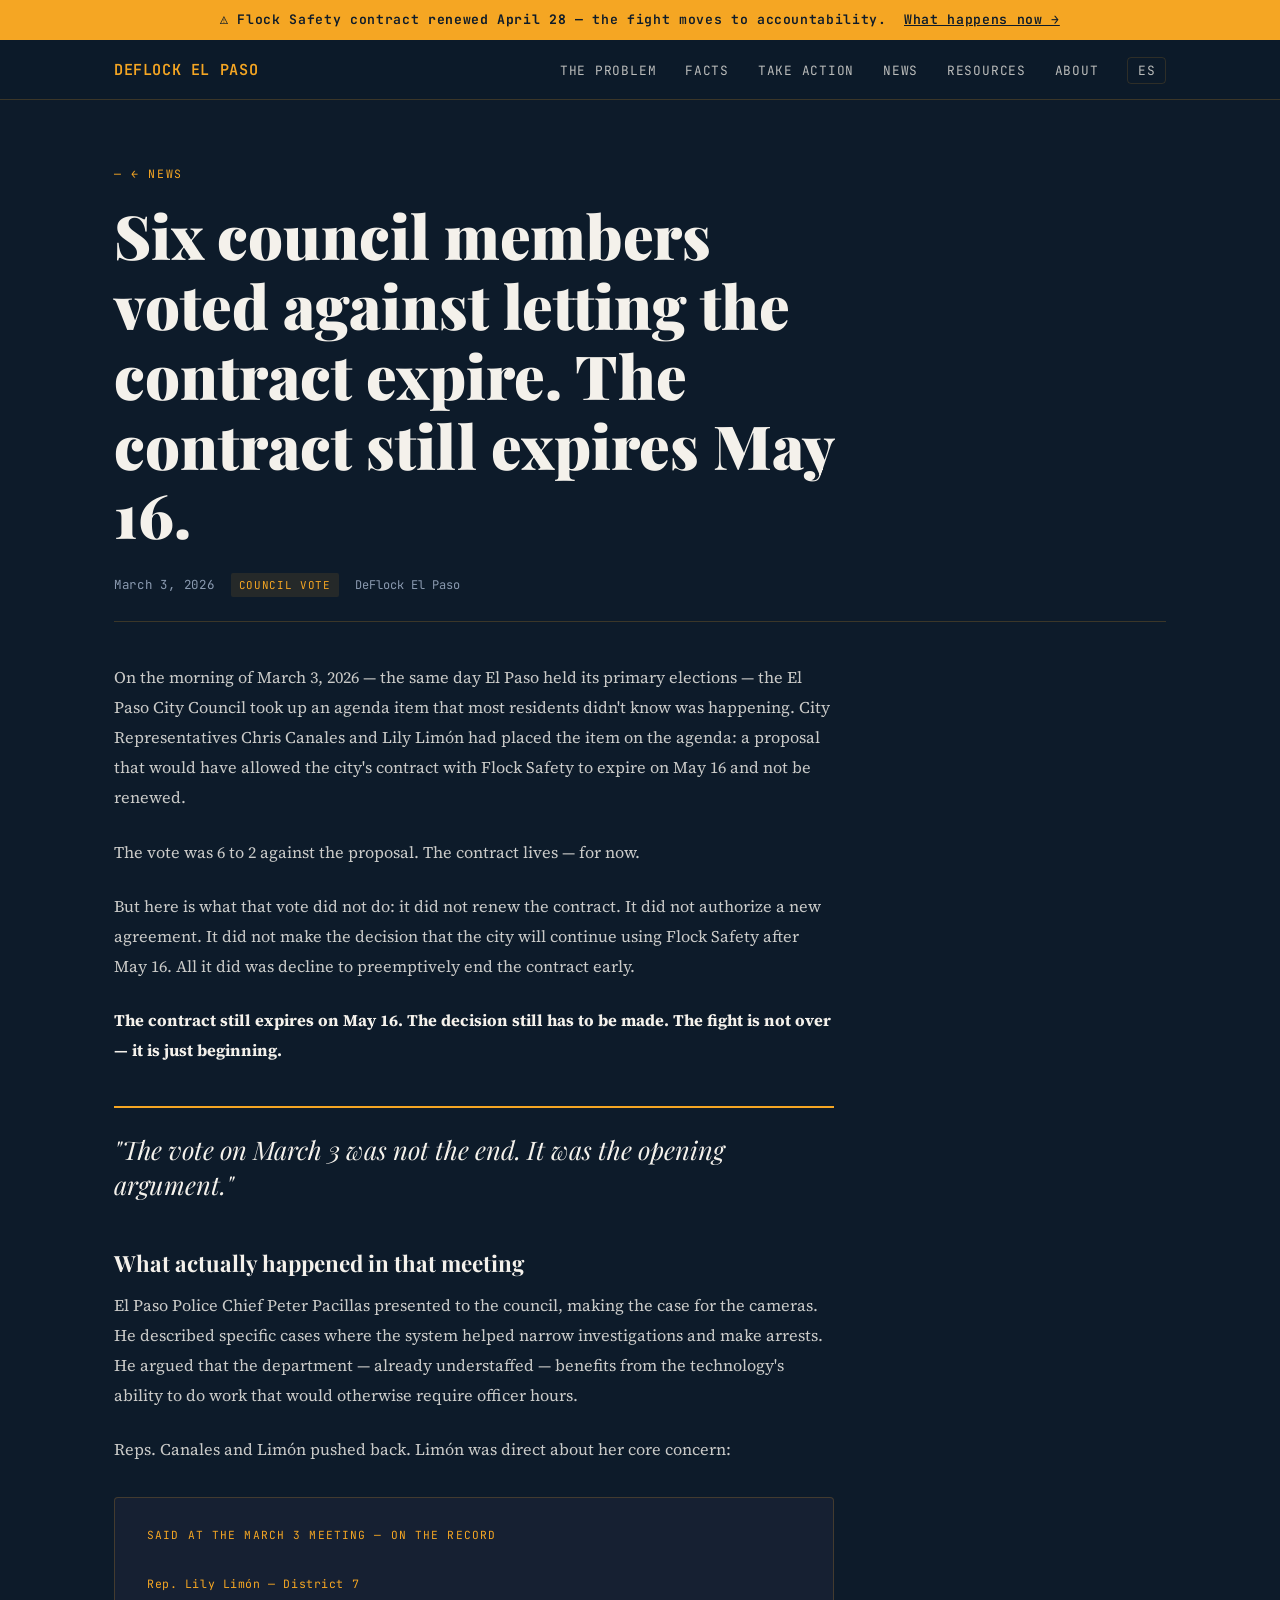
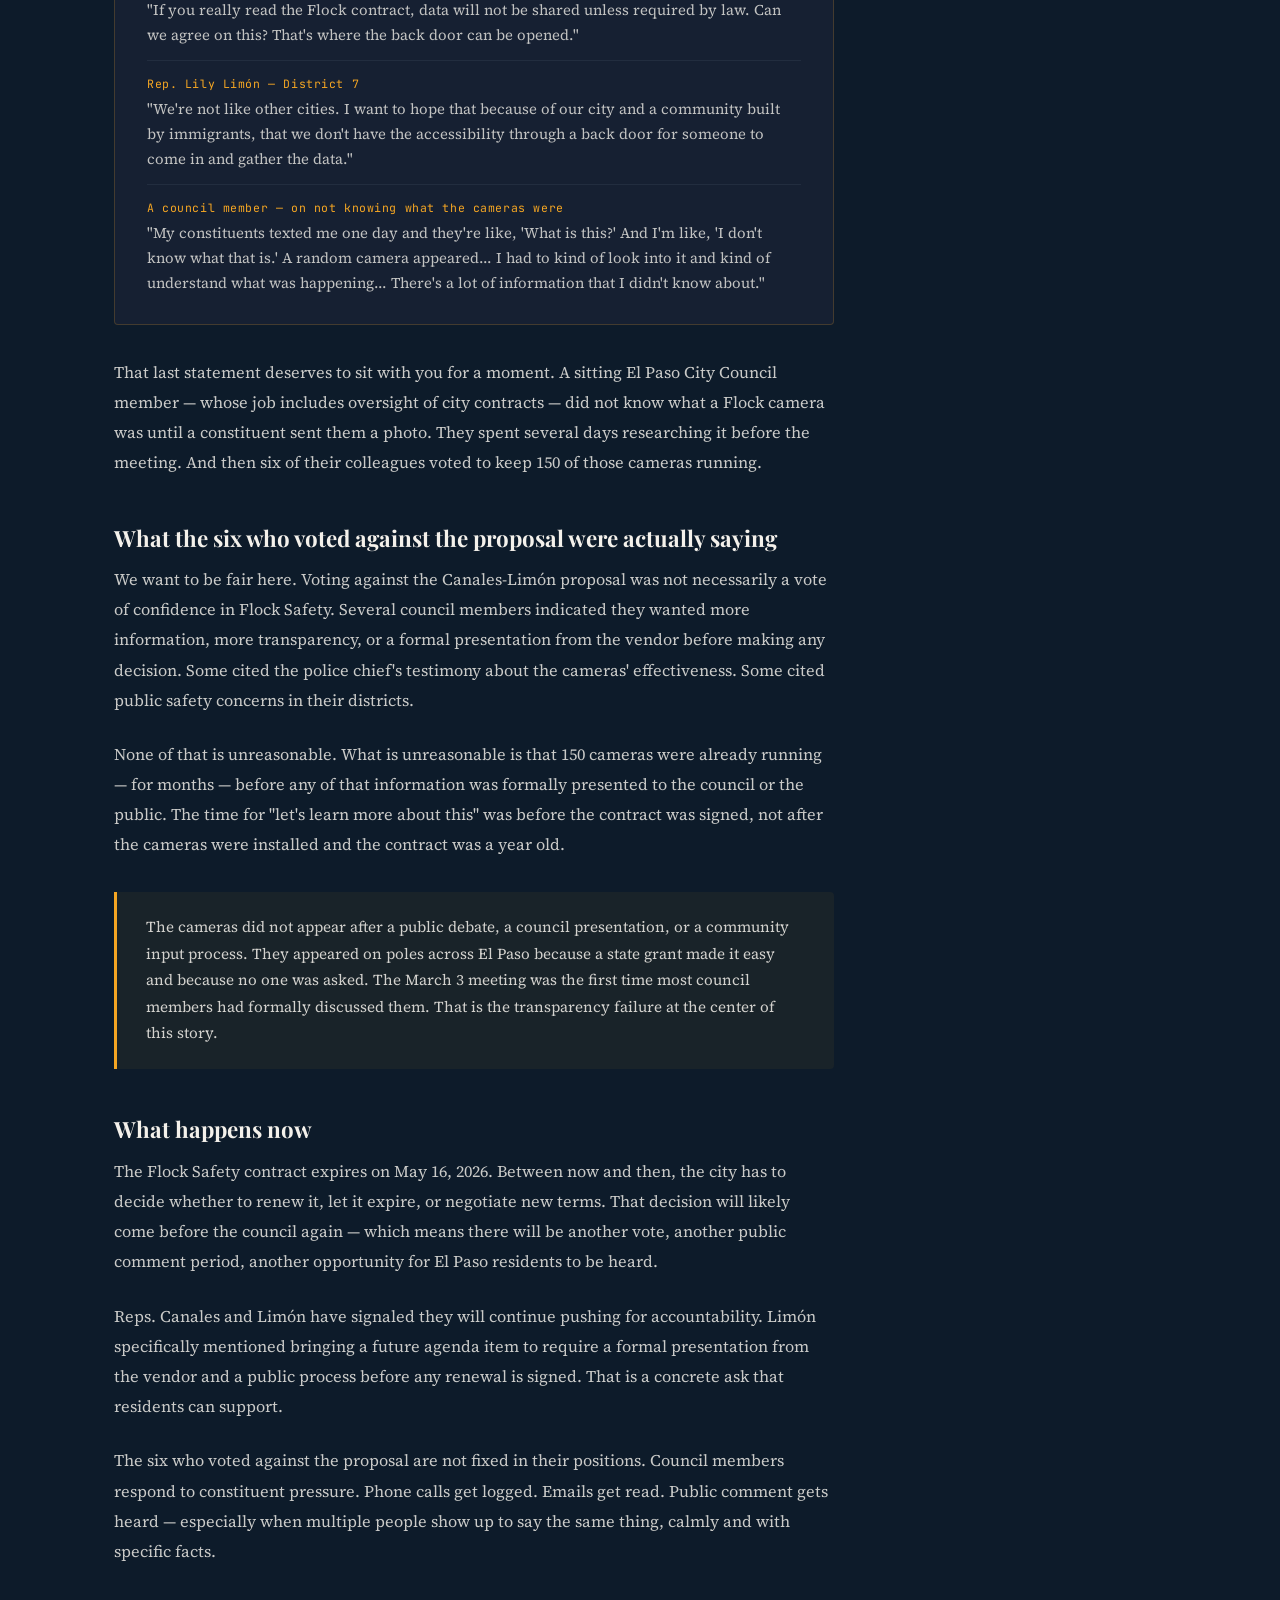
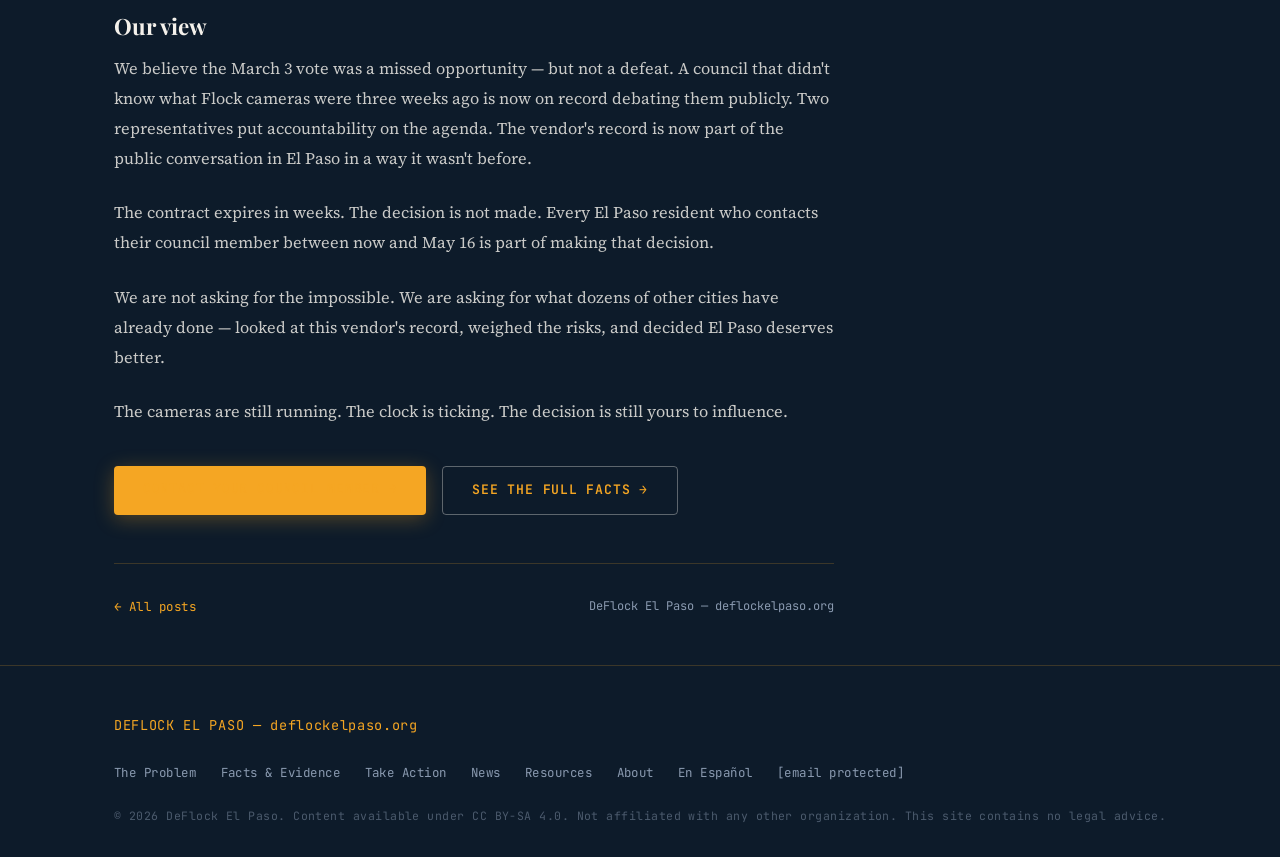
<file: blog/march-3-council-vote.html>
<!DOCTYPE html>
<html lang="en">
<head>
  <meta charset="UTF-8">
  <meta name="viewport" content="width=device-width, initial-scale=1.0">
  <title>Six council members voted against letting the contract expire. The fight is not over. — DeFlock El Paso</title>
  <meta name="description" content="What happened at the March 3 El Paso City Council meeting on the Flock Safety contract, and why the 6-2 vote doesn't end the fight — it starts it.">
  <link rel="canonical" href="https://deflockelpaso.org/blog/march-3-council-vote.html">
  <link rel="stylesheet" href="../style.css">
  <style>
    .post-body {
      max-width: 720px;
    }
    .post-body p {
      font-size: 1.02rem;
      line-height: 1.85;
      color: rgba(244,241,235,0.82);
      margin-bottom: 1.5rem;
    }
    .post-body h2 {
      font-size: 1.4rem;
      margin: 3rem 0 0.8rem;
    }
    .post-body a { color: var(--amber); }
    .post-body strong { color: var(--white); }
    .post-body em { color: rgba(244,241,235,0.9); font-style: italic; }

    .post-meta {
      display: flex;
      align-items: center;
      gap: 1rem;
      flex-wrap: wrap;
      margin-bottom: 2.5rem;
      padding-bottom: 1.5rem;
      border-bottom: 1px solid var(--border);
    }
    .post-meta .meta-date {
      font-family: var(--font-mono);
      font-size: 0.78rem;
      color: var(--gray);
      letter-spacing: 0.06em;
    }
    .post-meta .meta-tag {
      font-family: var(--font-mono);
      font-size: 0.68rem;
      letter-spacing: 0.06em;
      text-transform: uppercase;
      padding: 0.15rem 0.5rem;
      border-radius: 2px;
      background: rgba(245,166,35,0.1);
      color: var(--amber);
    }
    .post-meta .meta-author {
      font-family: var(--font-mono);
      font-size: 0.75rem;
      color: var(--gray);
    }

    .post-callout {
      border-left: 3px solid var(--amber);
      background: rgba(245,166,35,0.05);
      padding: 1.4rem 1.8rem;
      border-radius: 0 var(--radius) var(--radius) 0;
      margin: 2rem 0;
    }
    .post-callout p {
      font-size: 0.95rem;
      color: rgba(244,241,235,0.85);
      margin: 0;
      line-height: 1.75;
    }

    .post-pull {
      border-top: 2px solid var(--amber);
      padding: 1.5rem 0 0;
      margin: 2.5rem 0;
    }
    .post-pull p {
      font-family: var(--font-display);
      font-size: clamp(1.2rem, 2.5vw, 1.6rem);
      font-style: italic;
      line-height: 1.4;
      color: var(--white);
      margin: 0;
    }

    .what-was-said {
      background: var(--navy2);
      border: 1px solid var(--border);
      border-radius: var(--radius);
      padding: 1.8rem 2rem;
      margin: 2rem 0;
    }
    .what-was-said .said-label {
      font-family: var(--font-mono);
      font-size: 0.7rem;
      letter-spacing: 0.1em;
      text-transform: uppercase;
      color: var(--amber);
      margin-bottom: 1rem;
    }
    .said-item {
      padding: 0.8rem 0;
      border-bottom: 1px solid rgba(138,154,176,0.1);
      font-size: 0.93rem;
      color: rgba(244,241,235,0.78);
      line-height: 1.65;
    }
    .said-item:last-child { border-bottom: none; padding-bottom: 0; }
    .said-item .said-who {
      font-family: var(--font-mono);
      font-size: 0.72rem;
      color: var(--amber);
      letter-spacing: 0.05em;
      margin-bottom: 0.3rem;
    }

    .post-nav {
      display: flex;
      justify-content: space-between;
      align-items: center;
      padding: 2rem 0;
      border-top: 1px solid var(--border);
      margin-top: 3rem;
    }
    .post-nav a {
      font-family: var(--font-mono);
      font-size: 0.78rem;
      color: var(--amber);
      letter-spacing: 0.04em;
    }
  </style>
</head>
<body>

<div class="urgency-bar">
  ⚠ Flock Safety contract <strong>renewed April 28</strong> — the fight moves to accountability. &nbsp;<a href="../action.html">What happens now →</a>
</div>

<nav>
  <div class="nav-inner">
    <a class="nav-logo" href="../index.html">DEFLOCK EL PASO</a>
    <button class="nav-toggle" aria-label="Toggle menu" onclick="this.classList.toggle('open'); document.getElementById('nav-links').classList.toggle('open')">
      <span></span><span></span><span></span>
    </button>
    <ul class="nav-links" id="nav-links">
      <li><a href="../problem.html">The Problem</a></li>
      <li><a href="../facts.html">Facts</a></li>
      <li><a href="../action.html">Take Action</a></li>
      <li><a href="../blog/index.html">News</a></li>
      <li><a href="../resources.html">Resources</a></li>
      <li><a href="../about.html">About</a></li>
      <li><a class="nav-lang" href="../es.html">ES</a></li>
    </ul>
  </div>
</nav>

<section style="padding: 4rem 0 1rem;">
  <div class="container">
    <div class="section-label"><a href="index.html" style="color: var(--amber); text-decoration: none;">← News</a></div>
    <h1 style="max-width: 760px; margin: 1rem 0 1.5rem; line-height: 1.15;">Six council members voted against letting the contract expire. The contract still expires May 16.</h1>

    <div class="post-meta">
      <span class="meta-date">March 3, 2026</span>
      <span class="meta-tag">Council Vote</span>
      <span class="meta-author">DeFlock El Paso</span>
    </div>

    <div class="post-body">

      <p>On the morning of March 3, 2026 — the same day El Paso held its primary elections — the El Paso City Council took up an agenda item that most residents didn't know was happening. City Representatives Chris Canales and Lily Limón had placed the item on the agenda: a proposal that would have allowed the city's contract with Flock Safety to expire on May 16 and not be renewed.</p>

      <p>The vote was 6 to 2 against the proposal. The contract lives — for now.</p>

      <p>But here is what that vote did not do: it did not renew the contract. It did not authorize a new agreement. It did not make the decision that the city will continue using Flock Safety after May 16. All it did was decline to preemptively end the contract early.</p>

      <p><strong>The contract still expires on May 16. The decision still has to be made. The fight is not over — it is just beginning.</strong></p>

      <div class="post-pull">
        <p>"The vote on March 3 was not the end. It was the opening argument."</p>
      </div>

      <h2>What actually happened in that meeting</h2>

      <p>El Paso Police Chief Peter Pacillas presented to the council, making the case for the cameras. He described specific cases where the system helped narrow investigations and make arrests. He argued that the department — already understaffed — benefits from the technology's ability to do work that would otherwise require officer hours.</p>

      <p>Reps. Canales and Limón pushed back. Limón was direct about her core concern:</p>

      <div class="what-was-said">
        <div class="said-label">Said at the March 3 meeting — on the record</div>
        <div class="said-item">
          <div class="said-who">Rep. Lily Limón — District 7</div>
          "If you really read the Flock contract, data will not be shared unless required by law. Can we agree on this? That's where the back door can be opened."
        </div>
        <div class="said-item">
          <div class="said-who">Rep. Lily Limón — District 7</div>
          "We're not like other cities. I want to hope that because of our city and a community built by immigrants, that we don't have the accessibility through a back door for someone to come in and gather the data."
        </div>
        <div class="said-item">
          <div class="said-who">A council member — on not knowing what the cameras were</div>
          "My constituents texted me one day and they're like, 'What is this?' And I'm like, 'I don't know what that is.' A random camera appeared... I had to kind of look into it and kind of understand what was happening... There's a lot of information that I didn't know about."
        </div>
      </div>

      <p>That last statement deserves to sit with you for a moment. A sitting El Paso City Council member — whose job includes oversight of city contracts — did not know what a Flock camera was until a constituent sent them a photo. They spent several days researching it before the meeting. And then six of their colleagues voted to keep 150 of those cameras running.</p>

      <h2>What the six who voted against the proposal were actually saying</h2>

      <p>We want to be fair here. Voting against the Canales-Limón proposal was not necessarily a vote of confidence in Flock Safety. Several council members indicated they wanted more information, more transparency, or a formal presentation from the vendor before making any decision. Some cited the police chief's testimony about the cameras' effectiveness. Some cited public safety concerns in their districts.</p>

      <p>None of that is unreasonable. What is unreasonable is that 150 cameras were already running — for months — before any of that information was formally presented to the council or the public. The time for "let's learn more about this" was before the contract was signed, not after the cameras were installed and the contract was a year old.</p>

      <div class="post-callout">
        <p>The cameras did not appear after a public debate, a council presentation, or a community input process. They appeared on poles across El Paso because a state grant made it easy and because no one was asked. The March 3 meeting was the first time most council members had formally discussed them. That is the transparency failure at the center of this story.</p>
      </div>

      <h2>What happens now</h2>

      <p>The Flock Safety contract expires on May 16, 2026. Between now and then, the city has to decide whether to renew it, let it expire, or negotiate new terms. That decision will likely come before the council again — which means there will be another vote, another public comment period, another opportunity for El Paso residents to be heard.</p>

      <p>Reps. Canales and Limón have signaled they will continue pushing for accountability. Limón specifically mentioned bringing a future agenda item to require a formal presentation from the vendor and a public process before any renewal is signed. That is a concrete ask that residents can support.</p>

      <p>The six who voted against the proposal are not fixed in their positions. Council members respond to constituent pressure. Phone calls get logged. Emails get read. Public comment gets heard — especially when multiple people show up to say the same thing, calmly and with specific facts.</p>

      <h2>Our view</h2>

      <p>We believe the March 3 vote was a missed opportunity — but not a defeat. A council that didn't know what Flock cameras were three weeks ago is now on record debating them publicly. Two representatives put accountability on the agenda. The vendor's record is now part of the public conversation in El Paso in a way it wasn't before.</p>

      <p>The contract expires in weeks. The decision is not made. Every El Paso resident who contacts their council member between now and May 16 is part of making that decision.</p>

      <p>We are not asking for the impossible. We are asking for what dozens of other cities have already done — looked at this vendor's record, weighed the risks, and decided El Paso deserves better.</p>

      <p>The cameras are still running. The clock is ticking. The decision is still yours to influence.</p>

      <div style="margin-top: 2.5rem; display: flex; gap: 1rem; flex-wrap: wrap;">
        <a href="../action.html" class="btn btn-primary">Contact Your Council Member →</a>
        <a href="../facts.html" class="btn btn-outline">See the Full Facts →</a>
      </div>

      <div class="post-nav">
        <a href="index.html">← All posts</a>
        <span style="font-family: var(--font-mono); font-size: 0.75rem; color: var(--gray);">DeFlock El Paso — deflockelpaso.org</span>
      </div>

    </div>
  </div>
</section>

<footer>
  <div class="footer-inner">
    <div class="footer-logo">DEFLOCK EL PASO — deflockelpaso.org</div>
    <ul class="footer-links">
      <li><a href="../problem.html">The Problem</a></li>
      <li><a href="../facts.html">Facts &amp; Evidence</a></li>
      <li><a href="../action.html">Take Action</a></li>
      <li><a href="../blog/index.html">News</a></li>
      <li><a href="../resources.html">Resources</a></li>
      <li><a href="../about.html">About</a></li>
      <li><a href="../es.html">En Español</a></li>
      <li><a href="/cdn-cgi/l/email-protection#aecdc1c0dacfcddaeecacbc8c2c1cdc5cbc2decfddc180c1dcc9"><span class="__cf_email__" data-cfemail="2645494852474552664243404a49454d434a5647554908495441">[email&#160;protected]</span></a></li>
    </ul>
    <div class="footer-copy">© 2026 DeFlock El Paso. Content available under CC BY-SA 4.0. Not affiliated with any other organization. This site contains no legal advice.</div>
  </div>
</footer>

<scr
</file>
<file: style.css>
/* DeFlock El Paso — style.css */
/* Aesthetic: documentary/investigative editorial. Navy + amber + white. */

@import url('https://fonts.googleapis.com/css2?family=Playfair+Display:wght@700;900&family=Source+Serif+4:ital,wght@0,300;0,400;0,600;1,300;1,400&family=JetBrains+Mono:wght@400;600&display=swap');

/* ── Variables ─────────────────────────────────────────────────── */
:root {
  --navy:    #0d1b2a;
  --navy2:   #162032;
  --navy3:   #1e2e42;
  --amber:   #f5a623;
  --amber2:  #e8920f;
  --white:   #f4f1eb;
  --gray:    #8a9ab0;
  --red:     #d94f3d;
  --border:  rgba(245,166,35,0.2);
  --font-display: 'Playfair Display', Georgia, serif;
  --font-body:    'Source Serif 4', Georgia, serif;
  --font-mono:    'JetBrains Mono', 'Courier New', monospace;
  --max: 1100px;
  --radius: 4px;
}

/* ── Reset ─────────────────────────────────────────────────────── */
*, *::before, *::after { box-sizing: border-box; margin: 0; padding: 0; }
html { scroll-behavior: smooth; }
body {
  background: var(--navy);
  color: var(--white);
  font-family: var(--font-body);
  font-size: 18px;
  line-height: 1.7;
  -webkit-font-smoothing: antialiased;
}
img { max-width: 100%; display: block; }
a { color: var(--amber); text-decoration: none; transition: opacity 0.2s; }
a:hover { opacity: 0.8; text-decoration: underline; }

/* ── Typography ────────────────────────────────────────────────── */
h1, h2, h3, h4 {
  font-family: var(--font-display);
  line-height: 1.15;
  color: var(--white);
}
h1 { font-size: clamp(2.2rem, 5vw, 3.8rem); font-weight: 900; }
h2 { font-size: clamp(1.6rem, 3vw, 2.4rem); font-weight: 700; }
h3 { font-size: clamp(1.2rem, 2.5vw, 1.6rem); font-weight: 700; }
p  { margin-bottom: 1.1em; }
.mono { font-family: var(--font-mono); }
.amber { color: var(--amber); }
.red   { color: var(--red); }
.gray  { color: var(--gray); }

/* ── Layout ────────────────────────────────────────────────────── */
.container {
  max-width: var(--max);
  margin: 0 auto;
  padding: 0 1.5rem;
}
section { padding: 5rem 0; }
section + section { border-top: 1px solid var(--border); }

/* ── Nav ───────────────────────────────────────────────────────── */
nav {
  position: sticky;
  top: 0;
  z-index: 100;
  background: rgba(13,27,42,0.97);
  backdrop-filter: blur(8px);
  border-bottom: 1px solid var(--border);
  padding: 0.9rem 0;
}
.nav-inner {
  max-width: var(--max);
  margin: 0 auto;
  padding: 0 1.5rem;
  display: flex;
  align-items: center;
  justify-content: space-between;
  gap: 1rem;
}
.nav-logo {
  font-family: var(--font-mono);
  font-weight: 600;
  font-size: 0.95rem;
  color: var(--amber);
  letter-spacing: 0.04em;
  text-decoration: none;
}
.nav-logo:hover { opacity: 1; text-decoration: none; }
.nav-links {
  display: flex;
  gap: 1.8rem;
  list-style: none;
  align-items: center;
}
.nav-links a {
  color: var(--white);
  font-family: var(--font-mono);
  font-size: 0.8rem;
  letter-spacing: 0.06em;
  text-transform: uppercase;
  text-decoration: none;
  opacity: 0.75;
  transition: opacity 0.2s, color 0.2s;
}
.nav-links a:hover { opacity: 1; color: var(--amber); text-decoration: none; }
.nav-lang {
  font-family: var(--font-mono);
  font-size: 0.75rem;
  letter-spacing: 0.08em;
  border: 1px solid var(--border);
  padding: 0.25rem 0.6rem;
  border-radius: var(--radius);
  color: var(--amber);
  text-decoration: none;
}
.nav-lang:hover { background: var(--amber); color: var(--navy); opacity: 1; text-decoration: none; }

/* Hamburger */
.nav-toggle {
  display: none;
  flex-direction: column;
  gap: 5px;
  cursor: pointer;
  background: none;
  border: none;
  padding: 4px;
}
.nav-toggle span {
  display: block;
  width: 24px;
  height: 2px;
  background: var(--white);
  transition: transform 0.25s, opacity 0.25s;
}
.nav-toggle.open span:nth-child(1) { transform: translateY(7px) rotate(45deg); }
.nav-toggle.open span:nth-child(2) { opacity: 0; }
.nav-toggle.open span:nth-child(3) { transform: translateY(-7px) rotate(-45deg); }

@media (max-width: 700px) {
  .nav-toggle { display: flex; }
  .nav-links {
    display: none;
    position: absolute;
    top: 100%;
    left: 0; right: 0;
    background: var(--navy2);
    flex-direction: column;
    align-items: flex-start;
    gap: 0;
    border-bottom: 1px solid var(--border);
    padding: 0.5rem 0;
  }
  .nav-links.open { display: flex; }
  .nav-links li { width: 100%; }
  .nav-links a {
    display: block;
    padding: 0.8rem 1.5rem;
    font-size: 0.9rem;
  }
}

/* ── Urgency Bar ───────────────────────────────────────────────── */
.urgency-bar {
  background: var(--amber);
  color: var(--navy);
  text-align: center;
  padding: 0.55rem 1rem;
  font-family: var(--font-mono);
  font-size: 0.82rem;
  font-weight: 600;
  letter-spacing: 0.05em;
}
.urgency-bar a { color: var(--navy); text-decoration: underline; }

/* ── Hero ──────────────────────────────────────────────────────── */
.hero {
  padding: 6rem 0 5rem;
  border-bottom: 1px solid var(--border);
  position: relative;
  overflow: hidden;
}
.hero::before {
  content: '';
  position: absolute;
  inset: 0;
  background: radial-gradient(ellipse at 80% 50%, rgba(245,166,35,0.06) 0%, transparent 60%);
  pointer-events: none;
}
.hero-eyebrow {
  font-family: var(--font-mono);
  font-size: 0.78rem;
  letter-spacing: 0.12em;
  text-transform: uppercase;
  color: var(--amber);
  margin-bottom: 1.2rem;
  display: flex;
  align-items: center;
  gap: 0.6rem;
}
.hero-eyebrow::before {
  content: '';
  display: inline-block;
  width: 28px;
  height: 2px;
  background: var(--amber);
}
.hero h1 { margin-bottom: 1.4rem; max-width: 820px; }
.hero h1 em { font-style: italic; color: var(--amber); }
.hero-sub {
  font-size: 1.15rem;
  color: rgba(244,241,235,0.75);
  max-width: 600px;
  margin-bottom: 2.4rem;
  font-weight: 300;
}
.hero-actions { display: flex; gap: 1rem; flex-wrap: wrap; }

/* ── Buttons ───────────────────────────────────────────────────── */
.btn {
  display: inline-block;
  padding: 0.75rem 1.8rem;
  border-radius: var(--radius);
  font-family: var(--font-mono);
  font-size: 0.82rem;
  font-weight: 600;
  letter-spacing: 0.06em;
  text-transform: uppercase;
  text-decoration: none;
  cursor: pointer;
  transition: transform 0.15s, box-shadow 0.15s, opacity 0.15s;
  border: none;
}
.btn:hover { transform: translateY(-1px); text-decoration: none; }
.btn-primary {
  background: var(--amber);
  color: var(--navy);
  box-shadow: 0 4px 20px rgba(245,166,35,0.3);
}
.btn-primary:hover { box-shadow: 0 6px 28px rgba(245,166,35,0.45); opacity: 1; }
.btn-outline {
  background: transparent;
  color: var(--white);
  border: 1px solid rgba(244,241,235,0.35);
}
.btn-outline:hover { border-color: var(--white); opacity: 1; }

/* ── Countdown ─────────────────────────────────────────────────── */
.countdown-section {
  background: var(--navy2);
  padding: 3.5rem 0;
  border-bottom: 1px solid var(--border);
}
.countdown-label {
  font-family: var(--font-mono);
  font-size: 0.78rem;
  letter-spacing: 0.12em;
  text-transform: uppercase;
  color: var(--amber);
  margin-bottom: 1rem;
  text-align: center;
}
.countdown-clock {
  display: flex;
  justify-content: center;
  gap: 2.5rem;
  flex-wrap: wrap;
}
.clock-unit {
  text-align: center;
}
.clock-num {
  font-family: var(--font-mono);
  font-size: clamp(2.8rem, 6vw, 4.5rem);
  font-weight: 600;
  color: var(--amber);
  line-height: 1;
  display: block;
}
.clock-label {
  font-family: var(--font-mono);
  font-size: 0.72rem;
  letter-spacing: 0.1em;
  text-transform: uppercase;
  color: var(--gray);
  margin-top: 0.3rem;
}
.countdown-sub {
  text-align: center;
  margin-top: 1.4rem;
  font-size: 0.95rem;
  color: var(--gray);
  font-family: var(--font-mono);
}

/* ── Stats Bar ─────────────────────────────────────────────────── */
.stats-bar {
  display: grid;
  grid-template-columns: repeat(auto-fit, minmax(200px, 1fr));
  gap: 0;
  border: 1px solid var(--border);
  border-radius: var(--radius);
  overflow: hidden;
  margin: 3.5rem 0 0;
}
.stat-item {
  padding: 1.8rem 1.6rem;
  border-right: 1px solid var(--border);
  background: var(--navy2);
}
.stat-item:last-child { border-right: none; }
.stat-num {
  font-family: var(--font-mono);
  font-size: clamp(1.8rem, 3.5vw, 2.6rem);
  font-weight: 600;
  color: var(--amber);
  line-height: 1;
  margin-bottom: 0.4rem;
}
.stat-desc {
  font-size: 0.88rem;
  color: var(--gray);
  line-height: 1.4;
}
@media (max-width: 600px) {
  .stats-bar { grid-template-columns: 1fr 1fr; }
  .stat-item:nth-child(2) { border-right: none; }
  .stat-item:nth-child(3) { border-right: 1px solid var(--border); }
}

/* ── Three Points ──────────────────────────────────────────────── */
.points-grid {
  display: grid;
  grid-template-columns: repeat(auto-fit, minmax(290px, 1fr));
  gap: 1.5px;
  background: var(--border);
  border: 1px solid var(--border);
  border-radius: var(--radius);
  overflow: hidden;
}
.point-card {
  background: var(--navy2);
  padding: 2.2rem 2rem;
}
.point-num {
  font-family: var(--font-mono);
  font-size: 0.72rem;
  letter-spacing: 0.12em;
  color: var(--amber);
  margin-bottom: 0.8rem;
}
.point-card h3 { margin-bottom: 0.8rem; font-size: 1.15rem; }
.point-card p  { font-size: 0.95rem; color: rgba(244,241,235,0.75); margin: 0; line-height: 1.6; }

/* ── Alert Box ─────────────────────────────────────────────────── */
.alert-box {
  border-left: 3px solid var(--amber);
  background: rgba(245,166,35,0.07);
  padding: 1.4rem 1.6rem;
  border-radius: 0 var(--radius) var(--radius) 0;
  margin: 2rem 0;
}
.alert-box p { margin: 0; font-size: 0.95rem; }
.alert-label {
  font-family: var(--font-mono);
  font-size: 0.72rem;
  letter-spacing: 0.1em;
  text-transform: uppercase;
  color: var(--amber);
  margin-bottom: 0.5rem;
}

/* ── Cities List ───────────────────────────────────────────────── */
.cities-list {
  column-count: 2;
  column-gap: 2rem;
  list-style: none;
  margin: 1.5rem 0;
}
.cities-list li {
  padding: 0.4rem 0;
  font-size: 0.92rem;
  border-bottom: 1px solid rgba(138,154,176,0.15);
  break-inside: avoid;
}
.cities-list li::before {
  content: '✕ ';
  color: var(--amber);
  font-family: var(--font-mono);
  font-size: 0.75rem;
}
@media (max-width: 500px) { .cities-list { column-count: 1; } }

/* ── Quote ─────────────────────────────────────────────────────── */
.pull-quote {
  border-top: 2px solid var(--amber);
  padding: 2rem 0 0;
  margin: 3rem 0;
}
.pull-quote blockquote {
  font-family: var(--font-display);
  font-size: clamp(1.3rem, 2.5vw, 1.8rem);
  font-style: italic;
  line-height: 1.4;
  color: var(--white);
  margin-bottom: 1rem;
}
.pull-quote cite {
  font-family: var(--font-mono);
  font-size: 0.78rem;
  letter-spacing: 0.06em;
  color: var(--gray);
  font-style: normal;
}

/* ── Action Section ────────────────────────────────────────────── */
.action-section {
  background: var(--navy2);
  text-align: center;
  padding: 5rem 0;
}
.action-section h2 { margin-bottom: 1rem; }
.action-section p  { color: var(--gray); max-width: 560px; margin: 0 auto 2rem; }

/* ── News Grid ─────────────────────────────────────────────────── */
.news-grid {
  display: grid;
  grid-template-columns: repeat(auto-fit, minmax(280px, 1fr));
  gap: 1.5rem;
  margin-top: 2rem;
}
.news-card {
  background: var(--navy2);
  border: 1px solid var(--border);
  border-radius: var(--radius);
  padding: 1.6rem;
  transition: border-color 0.2s;
}
.news-card:hover { border-color: var(--amber); }
.news-date {
  font-family: var(--font-mono);
  font-size: 0.72rem;
  letter-spacing: 0.08em;
  color: var(--gray);
  margin-bottom: 0.6rem;
}
.news-card h3 { font-size: 1.05rem; margin-bottom: 0.6rem; }
.news-card p  { font-size: 0.88rem; color: rgba(244,241,235,0.65); margin: 0 0 1rem; }
.news-card a.read-more {
  font-family: var(--font-mono);
  font-size: 0.75rem;
  letter-spacing: 0.06em;
  text-transform: uppercase;
  color: var(--amber);
}

/* ── FAQ ───────────────────────────────────────────────────────── */
.faq-list { margin-top: 2rem; }
details {
  border-bottom: 1px solid var(--border);
  padding: 1.2rem 0;
}
details:first-child { border-top: 1px solid var(--border); }
summary {
  font-family: var(--font-display);
  font-size: 1.05rem;
  font-weight: 700;
  cursor: pointer;
  list-style: none;
  display: flex;
  justify-content: space-between;
  align-items: center;
  gap: 1rem;
}
summary::-webkit-details-marker { display: none; }
summary::after {
  content: '+';
  font-family: var(--font-mono);
  font-size: 1.2rem;
  color: var(--amber);
  flex-shrink: 0;
  transition: transform 0.2s;
}
details[open] summary::after { transform: rotate(45deg); }
details p {
  margin: 1rem 0 0.3rem;
  font-size: 0.95rem;
  color: rgba(244,241,235,0.78);
  line-height: 1.7;
}

/* ── Footer ────────────────────────────────────────────────────── */
footer {
  background: var(--navy);
  border-top: 1px solid var(--border);
  padding: 3rem 0 2rem;
}
.footer-inner {
  max-width: var(--max);
  margin: 0 auto;
  padding: 0 1.5rem;
  display: flex;
  flex-direction: column;
  gap: 1.2rem;
}
.footer-logo {
  font-family: var(--font-mono);
  font-size: 0.85rem;
  color: var(--amber);
  letter-spacing: 0.05em;
}
.footer-links {
  display: flex;
  flex-wrap: wrap;
  gap: 0.5rem 1.5rem;
  list-style: none;
}
.footer-links a {
  font-family: var(--font-mono);
  font-size: 0.78rem;
  color: var(--gray);
  text-decoration: none;
  letter-spacing: 0.04em;
}
.footer-links a:hover { color: var(--amber); }
.footer-copy {
  font-family: var(--font-mono);
  font-size: 0.72rem;
  color: rgba(138,154,176,0.5);
  letter-spacing: 0.04em;
}

/* ── Animations ────────────────────────────────────────────────── */
@keyframes fadeUp {
  from { opacity: 0; transform: translateY(18px); }
  to   { opacity: 1; transform: translateY(0); }
}
.fade-up { animation: fadeUp 0.65s ease both; }
.delay-1 { animation-delay: 0.1s; }
.delay-2 { animation-delay: 0.22s; }
.delay-3 { animation-delay: 0.36s; }

/* ── Utility ───────────────────────────────────────────────────── */
.section-label {
  font-family: var(--font-mono);
  font-size: 0.72rem;
  letter-spacing: 0.14em;
  text-transform: uppercase;
  color: var(--amber);
  margin-bottom: 1rem;
}
.section-label::before {
  content: '— ';
}
.text-center { text-align: center; }
.mt-2 { margin-top: 2rem; }
.mt-3 { margin-top: 3rem; }
.sr-only {
  position: absolute;
  width: 1px; height: 1px;
  overflow: hidden;
  clip: rect(0,0,0,0);
  white-space: nowrap;
}
</file>
